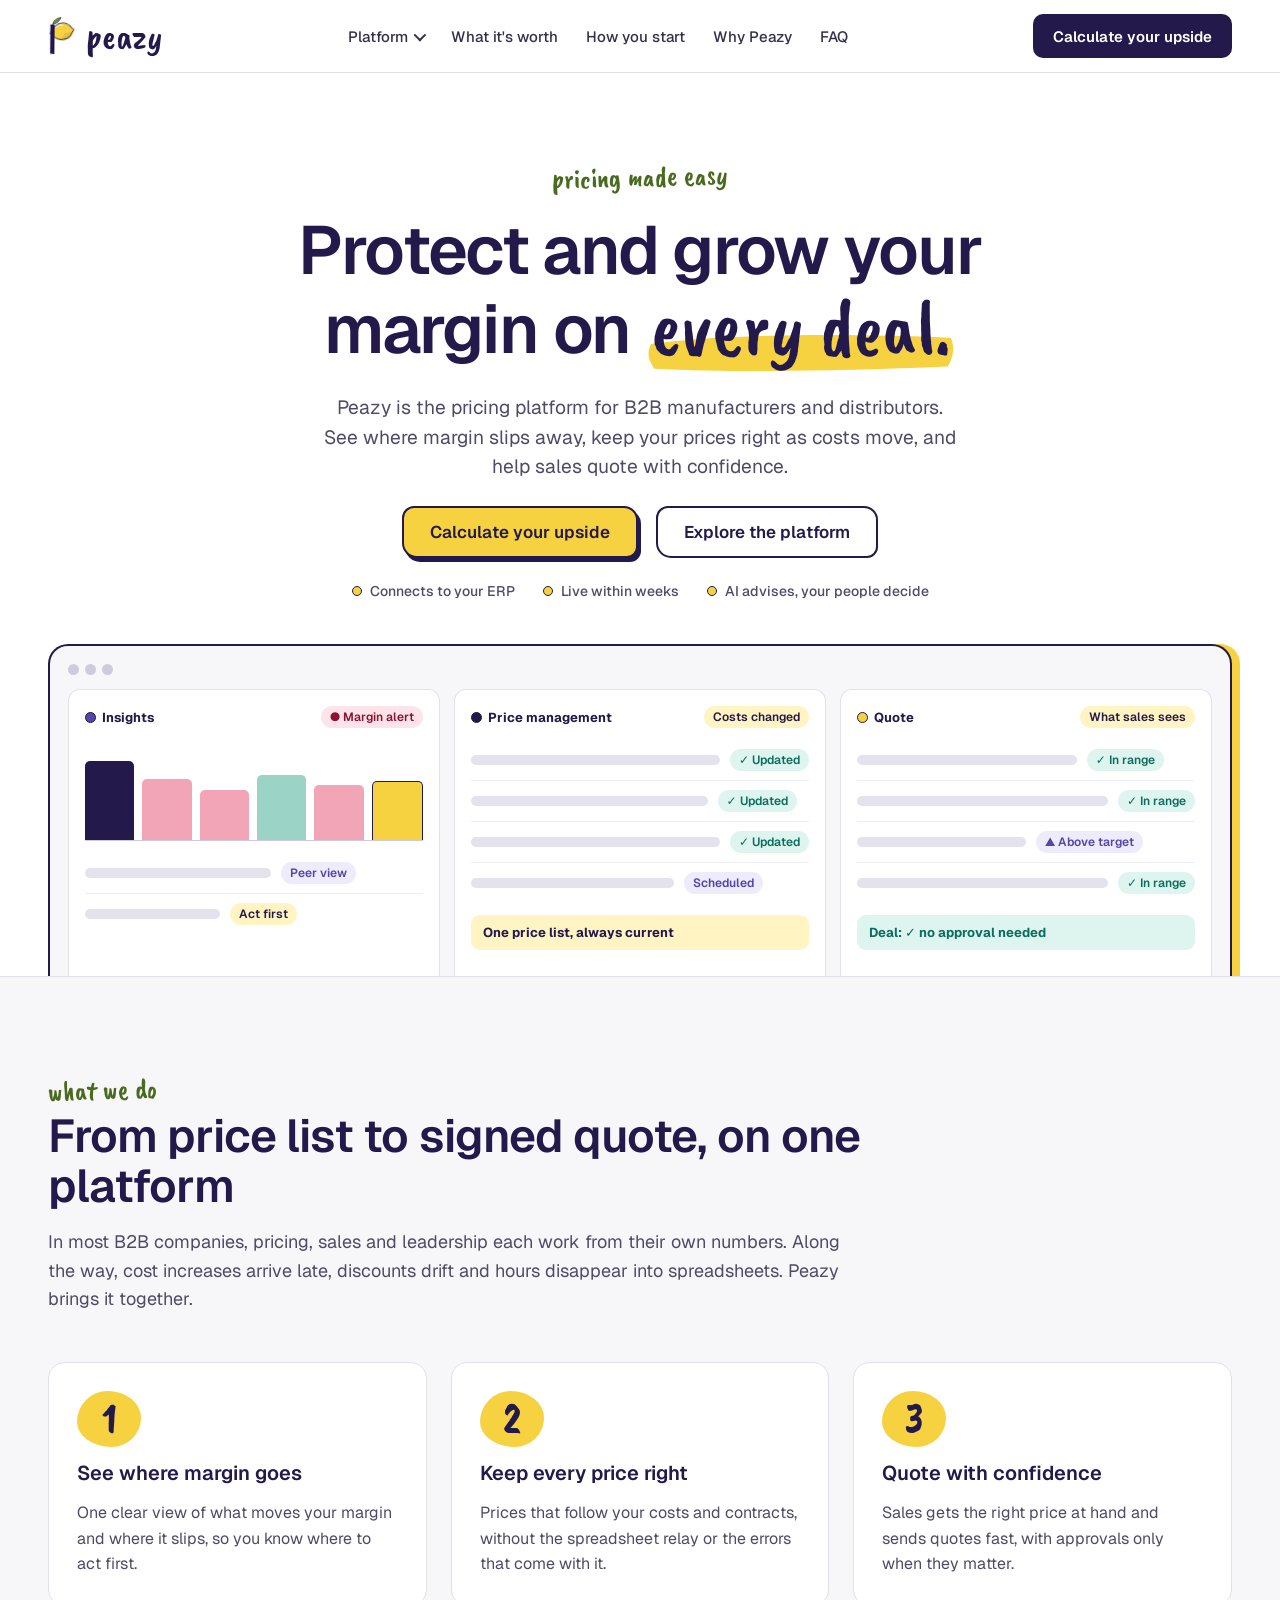
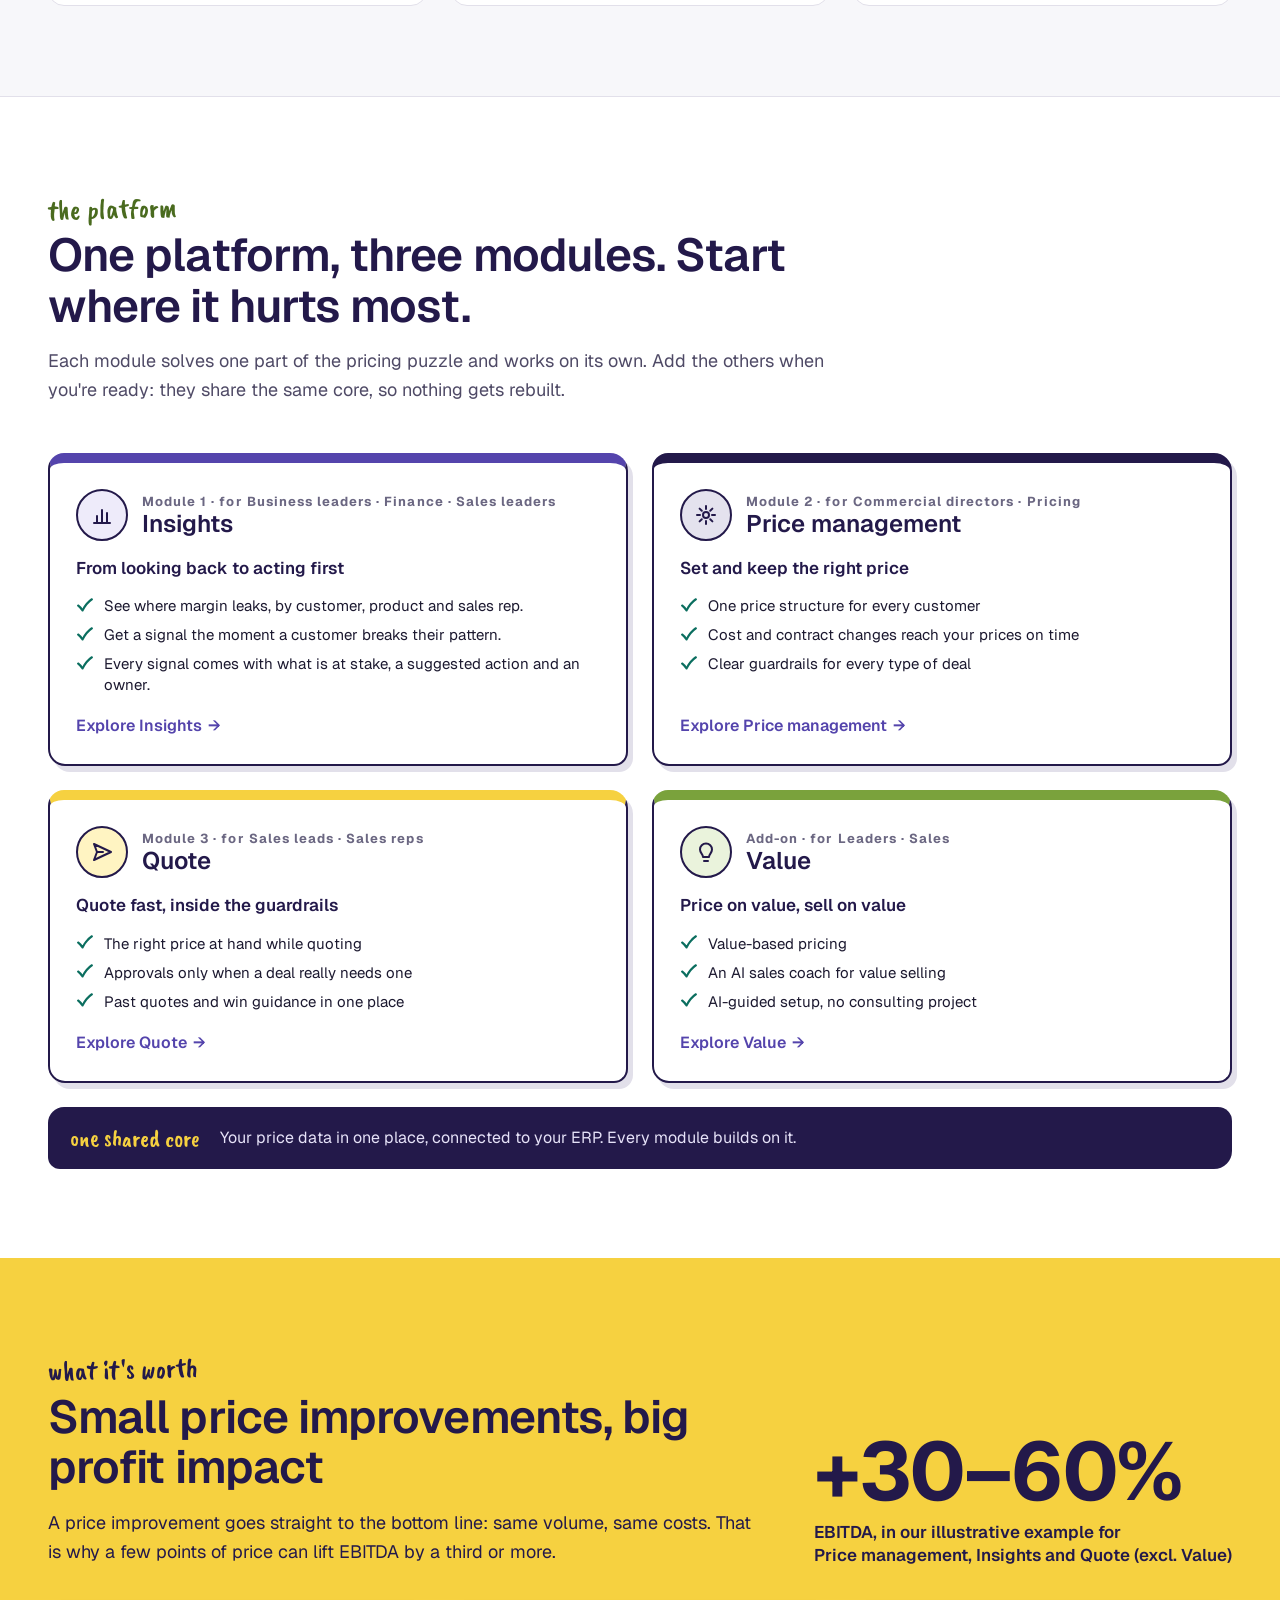
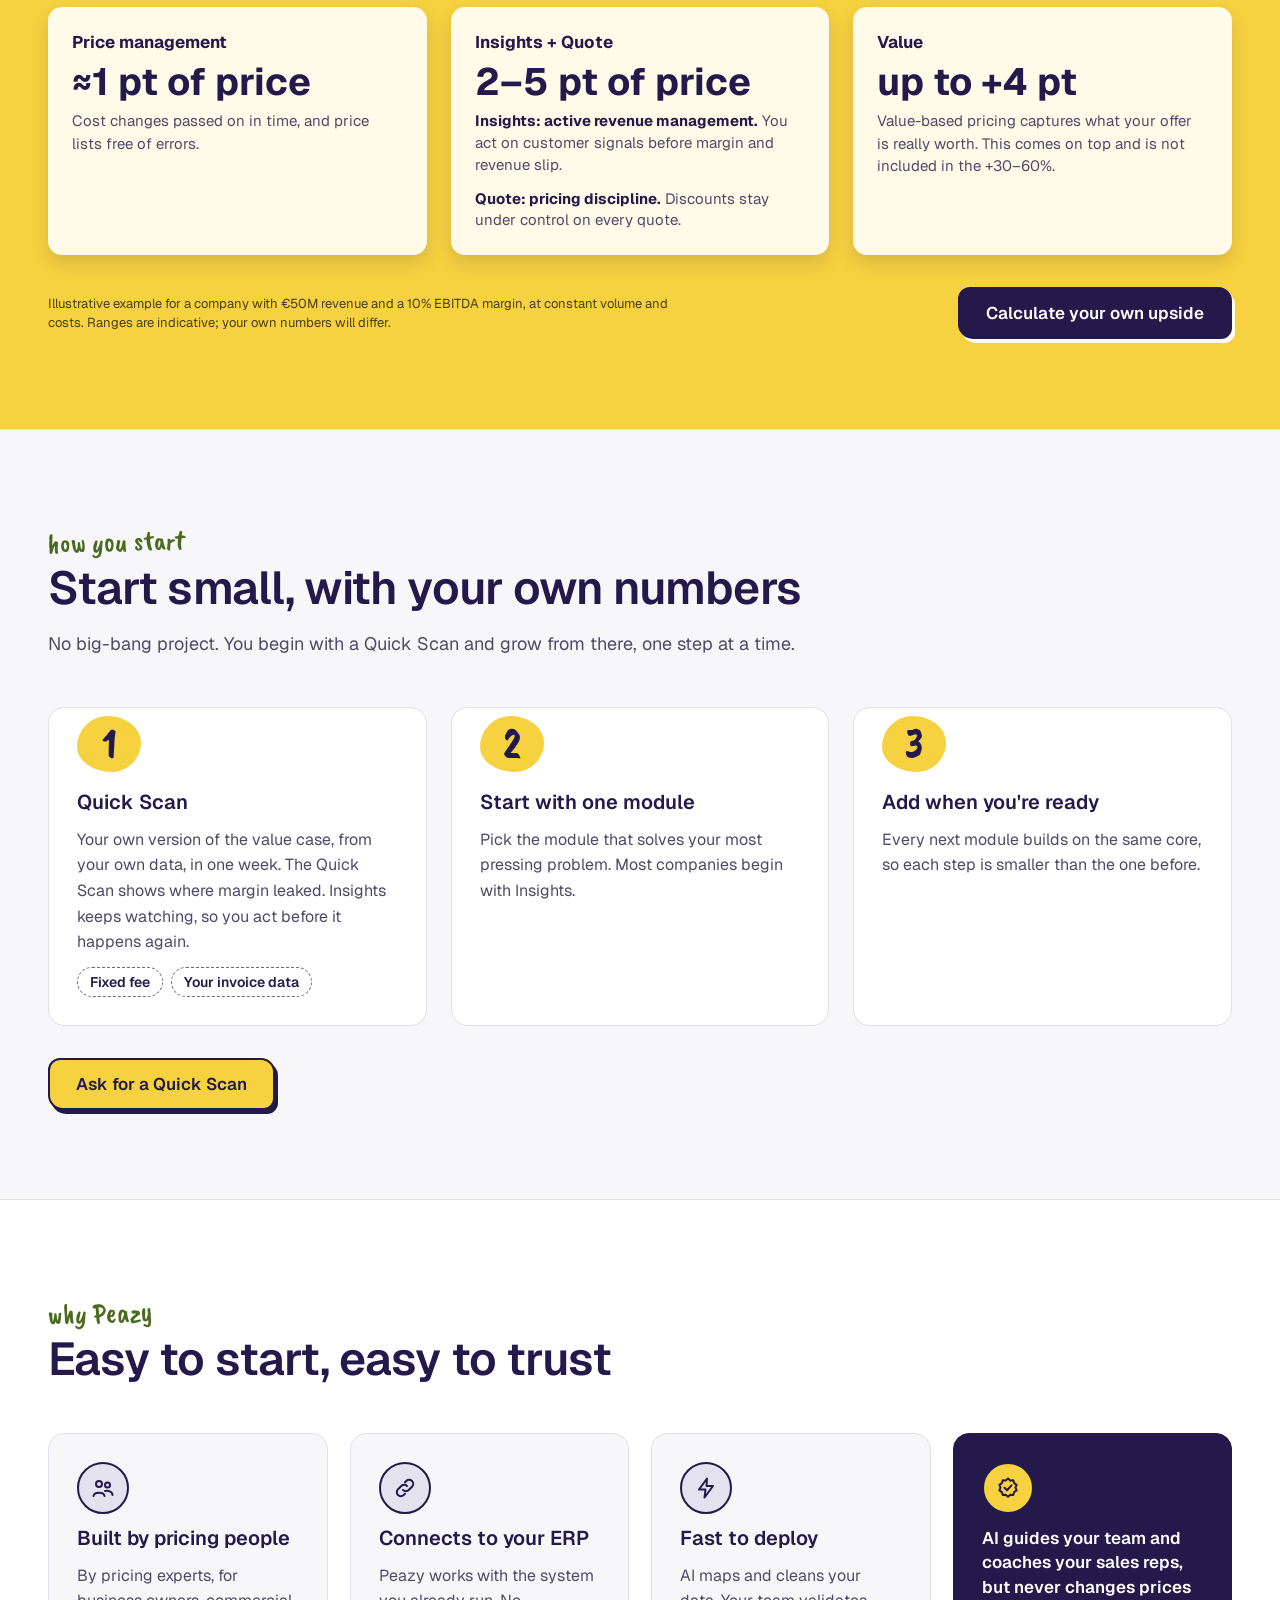
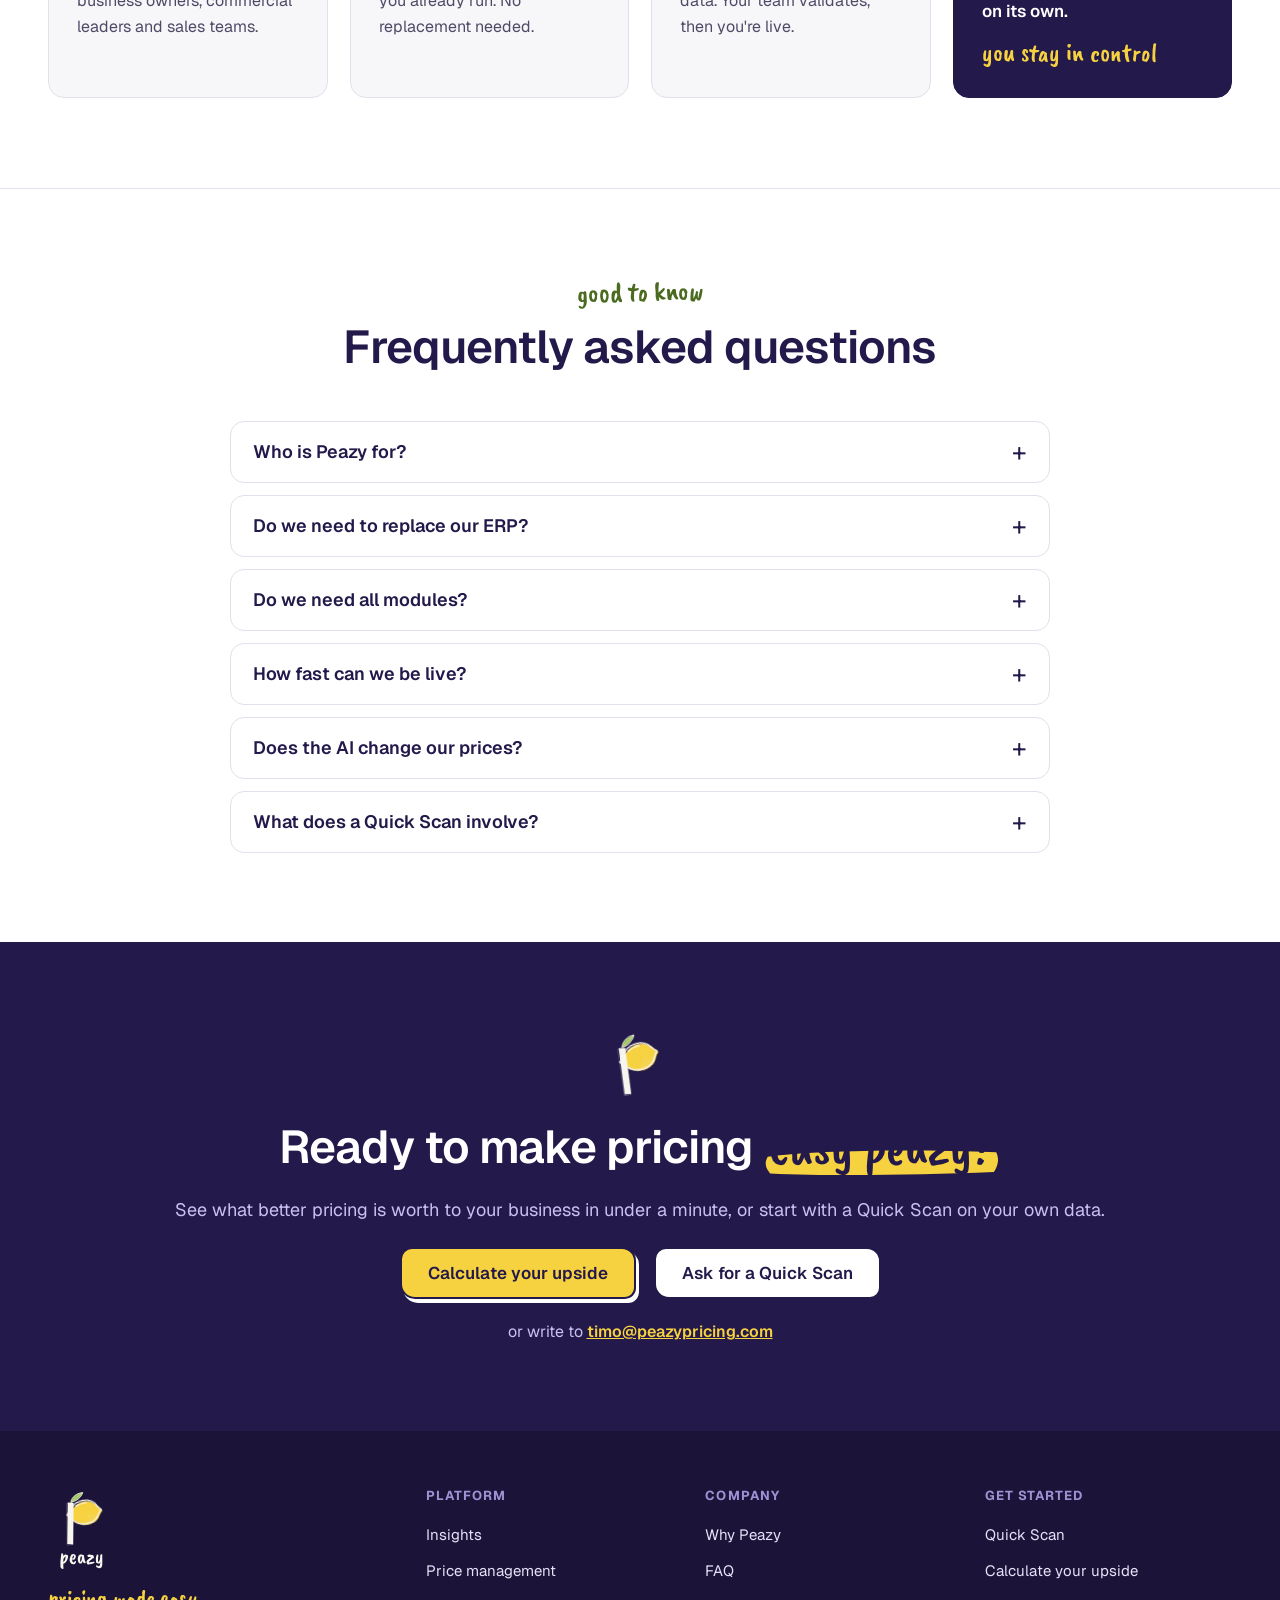
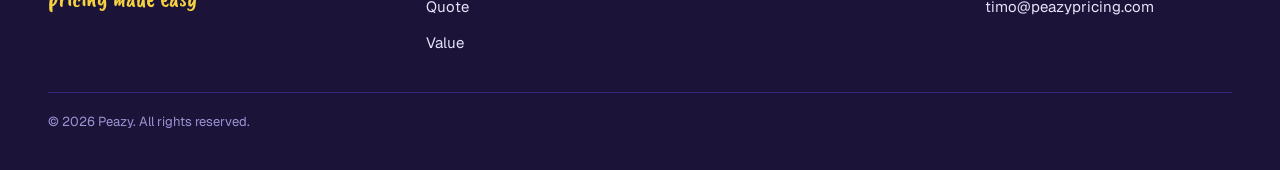
<file: index.html>
<!doctype html>
<html lang="en">
<head>
<meta charset="utf-8">
<meta name="viewport" content="width=device-width, initial-scale=1">
<title>Peazy · Pricing made easy</title>
<meta name="description" content="Peazy is the pricing platform for B2B manufacturers and distributors. Protect and grow your margin on every deal, from price list to signed quote.">
<meta property="og:title" content="Peazy · Pricing made easy">
<meta property="og:description" content="Peazy is the pricing platform for B2B manufacturers and distributors. Protect and grow your margin on every deal, from price list to signed quote.">
<link rel="icon" type="image/svg+xml" href="peazy-mark.svg">
<link rel="preconnect" href="https://fonts.googleapis.com">
<link rel="stylesheet" href="https://fonts.googleapis.com/css2?family=Caveat+Brush&amp;family=Geist:wght@400;500;600;700&amp;display=swap">
<link rel="stylesheet" href="site.css">
</head>
<body>
<svg width="0" height="0" style="position:absolute" aria-hidden="true" focusable="false"><defs>
<symbol id="i-bars" viewBox="0 0 24 24"><path d="M4 20 H20 M7 20 V13 M12 20 V7 M17 20 V10"/></symbol>
<symbol id="i-gear" viewBox="0 0 24 24"><circle cx="12" cy="12" r="3"/><path d="M12 3 V6 M12 18 V21 M3 12 H6 M18 12 H21 M5.6 5.6 L7.8 7.8 M16.2 16.2 L18.4 18.4 M5.6 18.4 L7.8 16.2 M16.2 7.8 L18.4 5.6"/></symbol>
<symbol id="i-send" viewBox="0 0 24 24"><path d="M4 4 L21 12 L4 20 L7 12 Z M7 12 H13"/></symbol>
<symbol id="i-bulb" viewBox="0 0 24 24"><path d="M9 17 C 9 14, 6 13, 6 9.5 A6 6 0 0 1 18 9.5 C 18 13, 15 14, 15 17 Z M10 21 H14"/></symbol>
<symbol id="i-search" viewBox="0 0 24 24"><circle cx="10.5" cy="10.5" r="6.5"/><path d="M15.5 15.5 L21 21"/></symbol>
<symbol id="i-alert" viewBox="0 0 24 24"><path d="M12 3.5 L21.5 20 H2.5 Z M12 10 V14.5 M12 17.3 V17.4"/></symbol>
<symbol id="i-chat" viewBox="0 0 24 24"><path d="M4 18.5 L5.2 15 A8 8 0 1 1 8.5 18.6 Z"/><path d="M8.5 11.5 C 9.5 10, 10.5 13, 12 11.5 S 14.5 13, 15.5 11.5"/></symbol>
<symbol id="i-badge" viewBox="0 0 24 24"><path d="M12 2.5 L14.3 4.4 L17.3 4.2 L18.1 7.1 L20.6 8.8 L19.5 11.6 L20.6 14.4 L18.1 16.1 L17.3 19 L14.3 18.8 L12 20.7 L9.7 18.8 L6.7 19 L5.9 16.1 L3.4 14.4 L4.5 11.6 L3.4 8.8 L5.9 7.1 L6.7 4.2 L9.7 4.4 Z"/><path d="M8.5 11.8 L11 14.2 L15.5 9.4"/></symbol>
<symbol id="i-trend" viewBox="0 0 24 24"><rect x="3.5" y="5" width="17" height="15" rx="2"/><path d="M8 3 V7 M16 3 V7 M7 16 L10.5 12.5 L13 14.5 L17 10.5"/></symbol>
<symbol id="i-db" viewBox="0 0 24 24"><ellipse cx="12" cy="6" rx="7" ry="3"/><path d="M5 6 V18 C 5 19.7, 8 21, 12 21 S 19 19.7, 19 18 V6 M5 12 C 5 13.7, 8 15, 12 15 S 19 13.7, 19 12"/></symbol>
<symbol id="i-lock" viewBox="0 0 24 24"><rect x="5" y="10.5" width="14" height="10" rx="2"/><path d="M8.5 10.5 V7.5 A3.5 3.5 0 0 1 15.5 7.5 V10.5 M12 14.5 V16.5"/></symbol>
<symbol id="i-star" viewBox="0 0 24 24"><path d="M12 3.5 L14.6 9 L20.5 9.7 L16.1 13.8 L17.3 19.7 L12 16.8 L6.7 19.7 L7.9 13.8 L3.5 9.7 L9.4 9 Z"/></symbol>
<symbol id="i-bolt" viewBox="0 0 24 24"><path d="M13 2.5 L5 13.5 H11.5 L10.5 21.5 L19 10 H12.5 Z"/></symbol>
<symbol id="i-people" viewBox="0 0 24 24"><circle cx="8" cy="8" r="3"/><circle cx="16.5" cy="9" r="2.5"/><path d="M2.5 20 C 3 15.5, 13 15.5, 13.5 20"/><path d="M14 15 C 17 14.3, 21.3 15.5, 21.5 19"/></symbol>
<symbol id="i-link" viewBox="0 0 24 24"><path d="M10 14 A4 4 0 0 0 15.7 14 L19 10.7 A4 4 0 0 0 13.3 5 L12 6.3 M14 10 A4 4 0 0 0 8.3 10 L5 13.3 A4 4 0 0 0 10.7 19 L12 17.7"/></symbol>
<symbol id="i-clock" viewBox="0 0 24 24"><circle cx="12" cy="12" r="8.5"/><path d="M12 7 V12 L15.5 14"/></symbol>
<symbol id="i-eye" viewBox="0 0 24 24"><path d="M2.5 12 C 6 5.5, 18 5.5, 21.5 12 C 18 18.5, 6 18.5, 2.5 12 Z"/><circle cx="12" cy="12" r="3"/></symbol>
</defs></svg>
<div class="pz-page">
<header>
<nav aria-label="Main" class="pz-nav">
<a href="#top" class="pz-logo"><img src="peazy-mark.svg" alt=""><span class="hand">peazy</span></a>
<div class="pz-navlinks" id="pz-navlinks">
<div class="pz-dd"><button type="button" aria-expanded="false" aria-controls="pz-dd-panel">Platform</button>
<div class="pz-dd-panel" id="pz-dd-panel">
<a href="insights.html" class="a-insights"><span class="ic "><svg class="icon"><use href="#i-bars"/></svg></span><span><b>Insights</b><small>See where margin leaked, and act before it leaks again.</small></span></a>
<a href="price-management.html" class="a-pm"><span class="ic "><svg class="icon"><use href="#i-gear"/></svg></span><span><b>Price management</b><small>Keep every price right as costs and contracts change.</small></span></a>
<a href="quote.html" class="a-quote"><span class="ic "><svg class="icon"><use href="#i-send"/></svg></span><span><b>Quote</b><small>Help sales quote quickly and with confidence.</small></span></a>
<a href="value.html" class="a-value"><span class="ic "><svg class="icon"><use href="#i-bulb"/></svg></span><span><b>Value</b><small>Price and sell on what your offer is worth.</small></span></a>
<a href="#platform" class="all"><span>Platform overview</span><span aria-hidden="true">→</span></a>
</div></div>
<a href="#worth">What it's worth</a>
<a href="#start">How you start</a>
<a href="#why">Why Peazy</a>
<a href="#faq">FAQ</a>
</div>
<div class="pz-nav-right">
<a href="#calculator" class="pz-open-calc pz-nav-cta"><span class="pz-cta-long">Calculate your upside</span><span class="pz-cta-short">Your upside</span></a>
<button type="button" class="pz-menu-btn" aria-label="Menu" aria-expanded="false" aria-controls="pz-navlinks"><svg width="22" height="18" viewBox="0 0 22 18" aria-hidden="true"><path d="M2 3 C 8 2, 14 4, 20 3 M2 9 C 8 10, 14 8, 20 9 M2 15 C 8 14, 14 16, 20 15" fill="none" stroke="currentColor" stroke-width="2.2" stroke-linecap="round"></path></svg></button>
</div>
</nav>
</header>

<!-- HERO -->
<section id="top">
<div class="wrap hero-c">
<p class="eyebrow">pricing made easy</p>
<h1>Protect and grow your margin on <span class="hl">every deal.</span></h1>
<p class="hero-sub">Peazy is the pricing platform for B2B manufacturers and distributors. See where margin slips away, keep your prices right as costs move, and help sales quote with confidence.</p>
<div class="ctas">
<a href="#calculator" class="pz-open-calc btn btn-lemon">Calculate your upside</a>
<a href="#platform" class="btn btn-ghost">Explore the platform</a>
</div>
<div class="trust"><span>Connects to your ERP</span><span>Live within weeks</span><span>AI advises, your people decide</span></div>
<div class="stage" aria-hidden="true">
<div class="stage-bar"><i></i><i></i><i></i></div>
<div class="stage-grid"><div class="mock a-insights" aria-hidden="true">
<div class="mock-h"><span>Insights</span><i class="chipx warn">● Margin alert</i></div>
<div class="bars"><i style="height:82%"></i><i class="dn" style="height:64%"></i><i class="dn" style="height:52%"></i><i class="up" style="height:68%"></i><i class="dn" style="height:57%"></i><i class="end" style="height:60%"></i></div>
<div class="rows"><div><span class="sk" style="max-width:55%"></span><i class="chipx info">Peer view</i></div><div><span class="sk" style="max-width:40%"></span><i class="chipx lem">Act first</i></div></div>
</div><div class="mock a-pm" aria-hidden="true">
<div class="mock-h"><span>Price management</span><i class="chipx lem">Costs changed</i></div>
<div class="rows"><div><span class="sk"></span><i class="chipx ok">✓ Updated</i></div><div><span class="sk" style="max-width:70%"></span><i class="chipx ok">✓ Updated</i></div><div><span class="sk" style="max-width:85%"></span><i class="chipx ok">✓ Updated</i></div><div><span class="sk" style="max-width:60%"></span><i class="chipx info">Scheduled</i></div></div>
<div class="mock-f lem">One price list, always current</div>
</div><div class="mock a-quote" aria-hidden="true">
<div class="mock-h"><span>Quote</span><i class="chipx lem">What sales sees</i></div>
<div class="rows"><div><span class="sk" style="max-width:65%"></span><i class="chipx ok">✓ In range</i></div><div><span class="sk"></span><i class="chipx ok">✓ In range</i></div><div><span class="sk" style="max-width:50%"></span><i class="chipx info">▲ Above target</i></div><div><span class="sk" style="max-width:75%"></span><i class="chipx ok">✓ In range</i></div></div>
<div class="mock-f ok">Deal: ✓ no approval needed</div>
</div></div>
</div>
</div>
</section>

<!-- WHAT WE DO -->
<section id="what" class="sec-grey">
<div class="wrap">
<div class="head">
<p class="eyebrow">what we do</p>
<h2>From price list to signed quote, on one platform</h2>
<p class="lede">In most B2B companies, pricing, sales and leadership each work from their own numbers. Along the way, cost increases arrive late, discounts drift and hours disappear into spreadsheets. Peazy brings it together.</p>
</div>
<div class="g3">
<div class="card pillar"><span class="num">1</span><h3>See where margin goes</h3><p>One clear view of what moves your margin and where it slips, so you know where to act first.</p></div>
<div class="card pillar"><span class="num">2</span><h3>Keep every price right</h3><p>Prices that follow your costs and contracts, without the spreadsheet relay or the errors that come with it.</p></div>
<div class="card pillar"><span class="num">3</span><h3>Quote with confidence</h3><p>Sales gets the right price at hand and sends quotes fast, with approvals only when they matter.</p></div>
</div>
</div>
</section>

<!-- PLATFORM -->
<section id="platform" class="sec-white">
<div class="wrap">
<div class="head">
<p class="eyebrow">the platform</p>
<h2>One platform, three modules. Start where it hurts most.</h2>
<p class="lede">Each module solves one part of the pricing puzzle and works on its own. Add the others when you're ready: they share the same core, so nothing gets rebuilt.</p>
</div>
<div class="g2">
<a class="modcard a-insights" href="insights.html">
<div class="modcard-top"><span class="ic "><svg class="icon"><use href="#i-bars"/></svg></span><div><span class="for">Module 1 · for Business leaders · Finance · Sales leaders</span><h3>Insights</h3></div></div>
<p class="tag">From looking back to acting first</p>
<ul><li>See where margin leaks, by customer, product and sales rep.</li><li>Get a signal the moment a customer breaks their pattern.</li><li>Every signal comes with what is at stake, a suggested action and an owner.</li></ul>
<span class="link-arrow">Explore Insights</span>
</a>
<a class="modcard a-pm" href="price-management.html">
<div class="modcard-top"><span class="ic "><svg class="icon"><use href="#i-gear"/></svg></span><div><span class="for">Module 2 · for Commercial directors · Pricing</span><h3>Price management</h3></div></div>
<p class="tag">Set and keep the right price</p>
<ul><li>One price structure for every customer</li><li>Cost and contract changes reach your prices on time</li><li>Clear guardrails for every type of deal</li></ul>
<span class="link-arrow">Explore Price management</span>
</a>
<a class="modcard a-quote" href="quote.html">
<div class="modcard-top"><span class="ic "><svg class="icon"><use href="#i-send"/></svg></span><div><span class="for">Module 3 · for Sales leads · Sales reps</span><h3>Quote</h3></div></div>
<p class="tag">Quote fast, inside the guardrails</p>
<ul><li>The right price at hand while quoting</li><li>Approvals only when a deal really needs one</li><li>Past quotes and win guidance in one place</li></ul>
<span class="link-arrow">Explore Quote</span>
</a>
<a class="modcard a-value" href="value.html">
<div class="modcard-top"><span class="ic "><svg class="icon"><use href="#i-bulb"/></svg></span><div><span class="for">Add-on · for Leaders · Sales</span><h3>Value</h3></div></div>
<p class="tag">Price on value, sell on value</p>
<ul><li>Value-based pricing</li><li>An AI sales coach for value selling</li><li>AI-guided setup, no consulting project</li></ul>
<span class="link-arrow">Explore Value</span>
</a>
</div>
<div class="core"><span class="hand">one shared core</span><p>Your price data in one place, connected to your ERP. Every module builds on it.</p></div>
</div>
</section>

<!-- WORTH -->
<section id="worth">
<div class="wrap">
<div class="worth-top">
<div class="head">
<p class="eyebrow">what it's worth</p>
<h2>Small price improvements, big profit impact</h2>
<p class="lede" style="color:var(--ink)">A price improvement goes straight to the bottom line: same volume, same costs. That is why a few points of price can lift EBITDA by a third or more.</p>
</div>
<p class="bigstat">+30–60%<small>EBITDA, in our illustrative example for<br>Price management, Insights and Quote (excl. Value)</small></p>
</div>
<div class="g3">
<div class="stat"><b>Price management</b><strong>≈1 pt of price</strong><p>Cost changes passed on in time, and price lists free of errors.</p></div>
<div class="stat"><b>Insights + Quote</b><strong>2–5 pt of price</strong><ul class="statsplit"><li><span><b>Insights: active revenue management.</b> You act on customer signals before margin and revenue slip.</span></li><li><span><b>Quote: pricing discipline.</b> Discounts stay under control on every quote.</span></li></ul></div>
<div class="stat"><b>Value</b><strong>up to +4 pt</strong><p>Value-based pricing captures what your offer is really worth. This comes on top and is not included in the +30–60%.</p></div>
</div>
<div class="worth-foot">
<p class="cap">Illustrative example for a company with €50M revenue and a 10% EBITDA margin, at constant volume and costs. Ranges are indicative; your own numbers will differ.</p>
<a href="#calculator" class="pz-open-calc btn btn-ink">Calculate your own upside</a>
</div>
</div>
</section>

<!-- START -->
<section id="start" class="sec-grey">
<div class="wrap">
<div class="head">
<p class="eyebrow">how you start</p>
<h2>Start small, with your own numbers</h2>
<p class="lede">No big-bang project. You begin with a Quick Scan and grow from there, one step at a time.</p>
</div>
<div class="g3 steps">
<div class="card step"><span class="num">1</span><h3>Quick Scan</h3><p>Your own version of the value case, from your own data, in one week. The Quick Scan shows where margin leaked. Insights keeps watching, so you act before it happens again.</p><div class="dchips"><span>Fixed fee</span><span>Your invoice data</span></div></div>
<div class="card step"><span class="num">2</span><h3>Start with one module</h3><p>Pick the module that solves your most pressing problem. Most companies begin with Insights.</p></div>
<div class="card step"><span class="num">3</span><h3>Add when you're ready</h3><p>Every next module builds on the same core, so each step is smaller than the one before.</p></div>
</div>
<div class="ctas" style="margin-top:32px"><a class="btn btn-lemon" href="mailto:timo@peazypricing.com?subject=Quick%20Scan">Ask for a Quick Scan</a></div>
</div>
</section>

<!-- WHY -->
<section id="why" class="sec-white">
<div class="wrap">
<div class="head">
<p class="eyebrow">why Peazy</p>
<h2>Easy to start, easy to trust</h2>
</div>
<div class="g4">
<div class="card"><span class="ic "><svg class="icon"><use href="#i-people"/></svg></span><h3>Built by pricing people</h3><p>By pricing experts, for business owners, commercial leaders and sales teams.</p></div>
<div class="card"><span class="ic "><svg class="icon"><use href="#i-link"/></svg></span><h3>Connects to your ERP</h3><p>Peazy works with the system you already run. No replacement needed.</p></div>
<div class="card"><span class="ic "><svg class="icon"><use href="#i-bolt"/></svg></span><h3>Fast to deploy</h3><p>AI maps and cleans your data. Your team validates, then you're live.</p></div>
<div class="card d"><span class="ic "><svg class="icon"><use href="#i-badge"/></svg></span><p>AI guides your team and coaches your sales reps, but never changes prices on its own.</p><span class="hand">you stay in control</span></div>
</div>
</div>
</section>

<!-- FAQ -->
<section id="faq" class="sec-white">
<div class="wrap">
<div class="head c">
<p class="eyebrow">good to know</p>
<h2>Frequently asked questions</h2>
</div>
<div class="faq">
<details><summary>Who is Peazy for?</summary><p>B2B manufacturers and distributors who want to protect and grow their margin. Business owners and commercial leaders use it to see and steer margin, pricing teams to manage prices, and sales teams to quote.</p></details>
<details><summary>Do we need to replace our ERP?</summary><p>No. Peazy connects to the ERP you already have and works alongside it.</p></details>
<details><summary>Do we need all modules?</summary><p>No. Start with the one module that solves your most pressing problem and add the others when you're ready. They all run on the same core.</p></details>
<details><summary>How fast can we be live?</summary><p>Insights can be live within weeks, starting from your invoice data. A Quick Scan gives you your own value case in one week.</p></details>
<details><summary>Does the AI change our prices?</summary><p>Never on its own. AI helps map your data, guides the setup and coaches your sales reps. Your people make the decisions.</p></details>
<details><summary>What does a Quick Scan involve?</summary><p>You share your invoice data, and within a week you get your own version of the value case: where margin slips and what it is worth. It comes at a fixed fee.</p></details>
</div>
</div>
</section>

<!-- CTA -->
<section id="contact" class="sec-ink">
<div class="wrap band">
<img src="peazy-mark-reversed.svg" alt="">
<h2>Ready to make pricing <span class="hl" style="color:var(--ink)">easy peazy?</span></h2>
<p class="lede">See what better pricing is worth to your business in under a minute, or start with a Quick Scan on your own data.</p>
<div class="ctas" style="justify-content:center">
<a href="#calculator" class="pz-open-calc btn btn-lemon">Calculate your upside</a>
<a href="mailto:timo@peazypricing.com?subject=Quick%20Scan" class="btn btn-ghost">Ask for a Quick Scan</a>
</div>
<p class="alt">or write to <a href="mailto:timo@peazypricing.com">timo@peazypricing.com</a></p>
</div>
</section>
<footer>
<div class="foot">
<div class="foot-brand"><img src="peazy-lockup-reversed.svg" alt="Peazy"><p class="hand">pricing made easy</p></div>
<div><h4>Platform</h4><nav aria-label="Platform"><a href="insights.html">Insights</a><a href="price-management.html">Price management</a><a href="quote.html">Quote</a><a href="value.html">Value</a></nav></div>
<div><h4>Company</h4><nav aria-label="Company"><a href="#why">Why Peazy</a><a href="#faq">FAQ</a></nav></div>
<div><h4>Get started</h4><nav aria-label="Get started"><a href="#start">Quick Scan</a><a href="#calculator" class="pz-open-calc">Calculate your upside</a><a href="mailto:timo@peazypricing.com">timo@peazypricing.com</a></nav></div>
<small>© 2026 Peazy. All rights reserved.</small>
</div>
</footer>
</div>
<!-- UPSIDE CALCULATOR -->
<dialog id="pz-calc" aria-labelledby="pz-calc-title" style="width: min(620px, calc(100vw - 32px)); max-height: calc(100vh - 32px); padding: 0; border: 2px solid #23194A; border-radius: 18px 14px 20px 16px; box-shadow: 8px 10px 0 #F6D140; background: #FFFFFF; color: #1C1930; font-family: Geist, system-ui, -apple-system, 'Segoe UI', sans-serif; overflow: auto;">
<div style="display: flex; align-items: flex-start; justify-content: space-between; gap: 16px; padding: 24px 28px 18px; background: #FFFBE8; border-bottom: 1px solid #FCE88A;">
<div style="display: flex; flex-direction: column; gap: 10px;">
<p style="font-family: 'Caveat Brush', 'Segoe Print', cursive; font-size: 24px; line-height: 1; color: #4A6B1F; transform: rotate(-2deg); transform-origin: left center;">your pricing upside</p>
<h2 id="pz-calc-title" style="font-size: 28px; line-height: 1.15; font-weight: 600; letter-spacing: -0.02em; color: #23194A;">What could Peazy mean for you?</h2>
</div>
<button type="button" class="pz-calc-close" aria-label="Close" style="flex: none; width: 44px; height: 44px; border: 2px solid #23194A; border-radius: 12px 14px 11px 15px; background: #FFFFFF; color: #23194A; cursor: pointer; display: inline-flex; align-items: center; justify-content: center;"><svg width="16" height="16" viewBox="0 0 16 16" aria-hidden="true"><path d="M3 3 L13 13 M13 3 L3 13" fill="none" stroke="currentColor" stroke-width="2.2" stroke-linecap="round"></path></svg></button>
</div>

<form id="pz-calc-form" novalidate style="padding: 24px 28px 28px; display: flex; flex-direction: column; gap: 20px;">
<p class="pz-step-label" style="font-size: 13px; font-weight: 600; color: #4F4A66; text-transform: uppercase; letter-spacing: 0.05em;">Step <span id="pz-step-n">1</span> of 2</p>

<!-- step 1 -->
<div class="pz-step" data-step="1" style="display: flex; flex-direction: column; gap: 18px;">
<p style="font-size: 16px; line-height: 1.55; color: #4F4A66;">Tell us about your business. We'll estimate the extra net sales that better pricing could bring you.</p>
<div class="pz-field">
<label for="pz-industry">Industry</label>
<select id="pz-industry" name="Industry" required>
<option value="">Choose your industry</option>
<option>Building materials</option>
<option>Industrial equipment &amp; components</option>
<option>Chemicals &amp; plastics</option>
<option>Food &amp; beverage ingredients</option>
<option>Packaging</option>
<option>Electrical &amp; electronics</option>
<option>Automotive parts</option>
<option>Wholesale &amp; distribution</option>
<option>Other</option>
</select>
<p class="pz-err" id="pz-industry-err" hidden>Choose your industry.</p>
</div>
<div class="pz-field">
<label for="pz-revenue">Annual revenue, in € million</label>
<div style="position: relative;">
<span aria-hidden="true" style="position: absolute; left: 14px; top: 50%; transform: translateY(-50%); font-weight: 600; color: #4F4A66;">€</span>
<input id="pz-revenue" name="Revenue (EUR million)" type="number" inputmode="decimal" min="1" step="0.1" placeholder="e.g. 85" required aria-describedby="pz-revenue-hint" style="padding-left: 32px; padding-right: 52px;">
<span aria-hidden="true" style="position: absolute; right: 14px; top: 50%; transform: translateY(-50%); font-weight: 600; color: #4F4A66;">M</span>
</div>
<p id="pz-revenue-hint" class="pz-hint">Your total yearly net sales. A rough number is fine.</p>
<p class="pz-err" id="pz-revenue-err" hidden>Enter your annual revenue in € million, for example 85.</p>
</div>
<button type="button" id="pz-next" class="pz-btn-lemon">Next: where do we send it?</button>
</div>

<!-- step 2 -->
<div class="pz-step" data-step="2" hidden style="display: flex; flex-direction: column; gap: 18px;">
<p style="font-size: 16px; line-height: 1.55; color: #4F4A66;">Almost there. Your result appears right after this step, and we'll follow up with a short walkthrough.</p>
<div style="display: grid; grid-template-columns: repeat(auto-fit, minmax(220px, 1fr)); gap: 16px;">
<div class="pz-field"><label for="pz-name">Full name</label><input id="pz-name" name="Name" autocomplete="name" required><p class="pz-err" hidden>Enter your name.</p></div>
<div class="pz-field"><label for="pz-company">Company</label><input id="pz-company" name="Company" autocomplete="organization" required><p class="pz-err" hidden>Enter your company.</p></div>
<div class="pz-field"><label for="pz-role">Job title</label><input id="pz-role" name="Job title" autocomplete="organization-title"></div>
<div class="pz-field"><label for="pz-phone">Phone <span style="font-weight: 400; color: #6B6782;">(optional)</span></label><input id="pz-phone" name="Phone" type="tel" autocomplete="tel"></div>
</div>
<div class="pz-field"><label for="pz-email">Work email</label><input id="pz-email" name="email" type="email" autocomplete="email" required><p class="pz-err" hidden>Enter a valid email address.</p></div>
<input type="text" name="_honey" tabindex="-1" autocomplete="off" aria-hidden="true" style="position: absolute; left: -9999px; width: 1px; height: 1px;">
<label style="display: flex; gap: 10px; align-items: flex-start; font-size: 14px; line-height: 1.45; color: #4F4A66; cursor: pointer;"><input id="pz-consent" type="checkbox" required style="width: 20px; height: 20px; margin: 1px 0 0; accent-color: #23194A; flex: none;"><span>Peazy may contact me about this estimate. My details are only used for that.</span></label>
<p class="pz-err" id="pz-consent-err" hidden>Tick the box so we can send you your result.</p>
<div style="display: flex; flex-wrap: wrap; gap: 12px; align-items: center;">
<button type="button" id="pz-back" class="pz-btn-secondary">Back</button>
<button type="submit" id="pz-submit" class="pz-btn-lemon" style="flex: 1 1 auto;">Calculate my upside</button>
</div>
</div>

<!-- result -->
<div class="pz-step" data-step="3" hidden style="display: flex; flex-direction: column; gap: 20px;" aria-live="polite">
<div style="display: flex; flex-direction: column; gap: 6px;">
<p style="font-size: 15px; font-weight: 600; color: #4F4A66;">Extra net sales per year with 2 to 5% better pricing</p>
<p id="pz-res-range" style="font-family: 'Caveat Brush', 'Segoe Print', cursive; font-size: clamp(44px, 9vw, 64px); line-height: 1; color: #23194A;"></p>
<p id="pz-res-basis" style="font-size: 15px; line-height: 1.5; color: #4F4A66;"></p>
</div>
<div style="display: grid; grid-template-columns: repeat(auto-fit, minmax(160px, 1fr)); gap: 12px; font-variant-numeric: tabular-nums;">
<div style="padding: 14px 16px; border: 1.5px solid #E2E0EA; border-radius: 14px 12px 16px 10px;"><p style="font-size: 13px; color: #4F4A66;">At 2%</p><p id="pz-res-low" style="font-size: 22px; font-weight: 600; color: #23194A;"></p></div>
<div style="padding: 14px 16px; border: 1.5px solid #E2E0EA; border-radius: 12px 16px 10px 14px;"><p style="font-size: 13px; color: #4F4A66;">At 3.5%</p><p id="pz-res-mid" style="font-size: 22px; font-weight: 600; color: #23194A;"></p></div>
<div style="padding: 14px 16px; border: 1.5px solid #E2E0EA; border-radius: 16px 10px 14px 12px;"><p style="font-size: 13px; color: #4F4A66;">At 5%</p><p id="pz-res-high" style="font-size: 22px; font-weight: 600; color: #23194A;"></p></div>
</div>
<div style="padding: 18px 20px; background: #23194A; color: #FFFFFF; border-radius: 14px 18px 12px 16px; box-shadow: 6px 7px 0 #F6D140; display: flex; flex-direction: column; gap: 8px;">
<p style="font-family: 'Caveat Brush', 'Segoe Print', cursive; font-size: 26px; line-height: 1; color: #F6D140;">did you know?</p>
<p style="font-size: 16px; line-height: 1.55;">A pure price increase typically flows straight through to EBITDA. You sell the same volume, so there's no extra material, production or freight cost. That means <strong id="pz-res-ebitda" style="color: #F6D140;"></strong> could land on your EBITDA line.</p>
</div>
<p style="font-size: 13px; line-height: 1.5; color: #6B6782;">Indicative estimate, assuming your volumes stay the same. Your actual upside depends on your price waterfall, discount discipline and customer mix.</p>
<p id="pz-send-ok" hidden style="font-size: 15px; line-height: 1.5; color: #0B6E5F; font-weight: 600;">Thanks! We've received your details and will be in touch to walk you through it.</p>
<p id="pz-send-err" hidden style="font-size: 15px; line-height: 1.5; color: #8C1230; font-weight: 600;">We couldn't send your details just now. Please email <a href="mailto:timo@peazypricing.com">timo@peazypricing.com</a> and we'll follow up.</p>
<button type="button" class="pz-calc-close pz-btn-secondary">Close</button>
</div>
</form>
</dialog>

<style>
#pz-calc::backdrop{background:rgba(35,25,74,.55)}
#pz-calc h2,#pz-calc p{margin:0}
.pz-field{display:flex;flex-direction:column;gap:6px;min-width:0}
.pz-field label{font-size:14px;font-weight:600;color:#1C1930}
.pz-field input,.pz-field select{box-sizing:border-box;width:100%;height:48px;padding:0 14px;border:1.5px solid #8A86A0;border-radius:10px;background:#FFFFFF;font:inherit;font-size:16px;color:#1C1930}
.pz-field input:focus-visible,.pz-field select:focus-visible,#pz-calc button:focus-visible,#pz-consent:focus-visible{outline:2px solid #6C5BC7;outline-offset:2px}
.pz-field input[aria-invalid="true"],.pz-field select[aria-invalid="true"]{border:2px solid #B4183E;background:#FDE4EA}
.pz-hint{font-size:13px;color:#6B6782}
.pz-err{font-size:13px;font-weight:600;color:#8C1230}
.pz-btn-lemon{min-height:52px;padding:0 24px;border:2px solid #23194A;border-radius:12px 14px 11px 15px;background:#F6D140;color:#23194A;font:inherit;font-size:16px;font-weight:600;cursor:pointer;box-shadow:3px 4px 0 #23194A}
.pz-btn-lemon:active{transform:translate(2px,3px);box-shadow:1px 1px 0 #23194A}
.pz-btn-lemon[disabled]{opacity:.6;cursor:progress}
.pz-btn-secondary{min-height:52px;padding:0 20px;border:2px solid #23194A;border-radius:12px 14px 11px 15px;background:#FFFFFF;color:#23194A;font:inherit;font-size:16px;font-weight:600;cursor:pointer}
.pz-step[hidden]{display:none !important}
@media (prefers-reduced-motion: reduce){.pz-btn-lemon:active{transform:none}}
</style>

<script>
(function () {
  var TO = 'timo@peazypricing.com';
  var dlg = document.getElementById('pz-calc');
  var form = document.getElementById('pz-calc-form');
  var opener = null;
  function eur(n) { return '€' + Math.round(n).toLocaleString('en-IE'); }
  function short(n) {
    if (n >= 1e6) return '€' + (n / 1e6).toLocaleString('en-IE', { maximumFractionDigits: 1 }) + 'M';
    return '€' + Math.round(n / 1e3).toLocaleString('en-IE') + 'k';
  }
  function show(step) {
    form.querySelectorAll('.pz-step').forEach(function (s) { s.hidden = s.getAttribute('data-step') !== String(step); });
    var lbl = form.querySelector('.pz-step-label');
    lbl.hidden = step === 3;
    document.getElementById('pz-step-n').textContent = step;
    var first = form.querySelector('.pz-step[data-step="' + step + '"] input, .pz-step[data-step="' + step + '"] select, .pz-step[data-step="' + step + '"] button');
    if (first) first.focus();
  }
  function flag(el, bad) {
    el.setAttribute('aria-invalid', bad ? 'true' : 'false');
    var err = el.closest('.pz-field') && el.closest('.pz-field').querySelector('.pz-err');
    if (err) err.hidden = !bad;
    return bad;
  }
  function revenueM() { return parseFloat(String(document.getElementById('pz-revenue').value).replace(',', '.')); }

  document.querySelectorAll('.pz-open-calc').forEach(function (a) {
    a.addEventListener('click', function (e) {
      e.preventDefault(); opener = a;
      if (typeof dlg.showModal === 'function') { dlg.showModal(); } else { dlg.setAttribute('open', ''); }
      show(form.querySelector('.pz-step[data-step="3"]').hidden ? (form.querySelector('.pz-step[data-step="2"]').hidden ? 1 : 2) : 3);
    });
  });
  dlg.addEventListener('close', function () { if (opener) opener.focus(); });
  dlg.querySelectorAll('.pz-calc-close').forEach(function (b) { b.addEventListener('click', function () { dlg.close(); }); });
  dlg.addEventListener('click', function (e) { if (e.target === dlg) dlg.close(); });

  document.getElementById('pz-next').addEventListener('click', function () {
    var ind = document.getElementById('pz-industry'), rev = document.getElementById('pz-revenue');
    var r = revenueM();
    var b1 = flag(ind, !ind.value), b2 = flag(rev, !(r > 0));
    if (b1) { ind.focus(); return; }
    if (b2) { rev.focus(); return; }
    show(2);
  });
  document.getElementById('pz-back').addEventListener('click', function () { show(1); });

  form.addEventListener('submit', function (e) {
    e.preventDefault();
    var bad = false, firstBad = null;
    ['pz-name', 'pz-company', 'pz-email'].forEach(function (id) {
      var el = document.getElementById(id);
      var b = id === 'pz-email' ? !/^[^\s@]+@[^\s@]+\.[^\s@]+$/.test(el.value.trim()) : !el.value.trim();
      flag(el, b); if (b && !firstBad) firstBad = el; bad = bad || b;
    });
    var consent = document.getElementById('pz-consent');
    document.getElementById('pz-consent-err').hidden = consent.checked;
    if (!consent.checked && !firstBad) firstBad = consent;
    if (bad || !consent.checked) { firstBad.focus(); return; }

    var rev = revenueM() * 1e6, lo = rev * 0.02, mid = rev * 0.035, hi = rev * 0.05;
    document.getElementById('pz-res-range').textContent = short(lo) + ' to ' + short(hi);
    document.getElementById('pz-res-basis').textContent = 'Based on ' + short(rev) + ' annual revenue in ' + document.getElementById('pz-industry').value.toLowerCase() + ', with prices 2 to 5% better realised.';
    document.getElementById('pz-res-low').textContent = eur(lo);
    document.getElementById('pz-res-mid').textContent = eur(mid);
    document.getElementById('pz-res-high').textContent = eur(hi);
    document.getElementById('pz-res-ebitda').textContent = short(lo) + ' to ' + short(hi) + ' a year';

    var btn = document.getElementById('pz-submit');
    btn.disabled = true; btn.textContent = 'Calculating…';
    var v = function (id) { return document.getElementById(id).value.trim(); };
    var payload = {
      _subject: 'Peazy upside calculator: ' + v('pz-company') + ' (' + short(rev) + ')',
      _template: 'table',
      _captcha: 'false',
      _honey: form.querySelector('[name="_honey"]').value,
      Name: v('pz-name'), Company: v('pz-company'), 'Job title': v('pz-role'), Email: v('pz-email'), Phone: v('pz-phone'),
      Industry: v('pz-industry'),
      'Annual revenue': eur(rev),
      'Upside at 2%': eur(lo), 'Upside at 3.5%': eur(mid), 'Upside at 5%': eur(hi),
      'Consent to contact': 'Yes',
      Page: location.href
    };
    fetch('https://formsubmit.co/ajax/' + TO, {
      method: 'POST', headers: { 'Content-Type': 'application/json', 'Accept': 'application/json' }, body: JSON.stringify(payload)
    }).then(function (r) { return r.json().then(function (j) { return r.ok && String(j.success) === 'true'; }); })
      .catch(function () { return false; })
      .then(function (ok) {
        document.getElementById('pz-send-ok').hidden = !ok;
        document.getElementById('pz-send-err').hidden = ok;
        btn.disabled = false; btn.textContent = 'Calculate my upside';
        show(3);
      });
  });
})();
</script>
<script>if (location.hash === '#calculator') { var o = document.querySelector('.pz-open-calc'); if (o) o.click(); }</script>
<script src="site.js"></script>
</body>
</html>
</file>
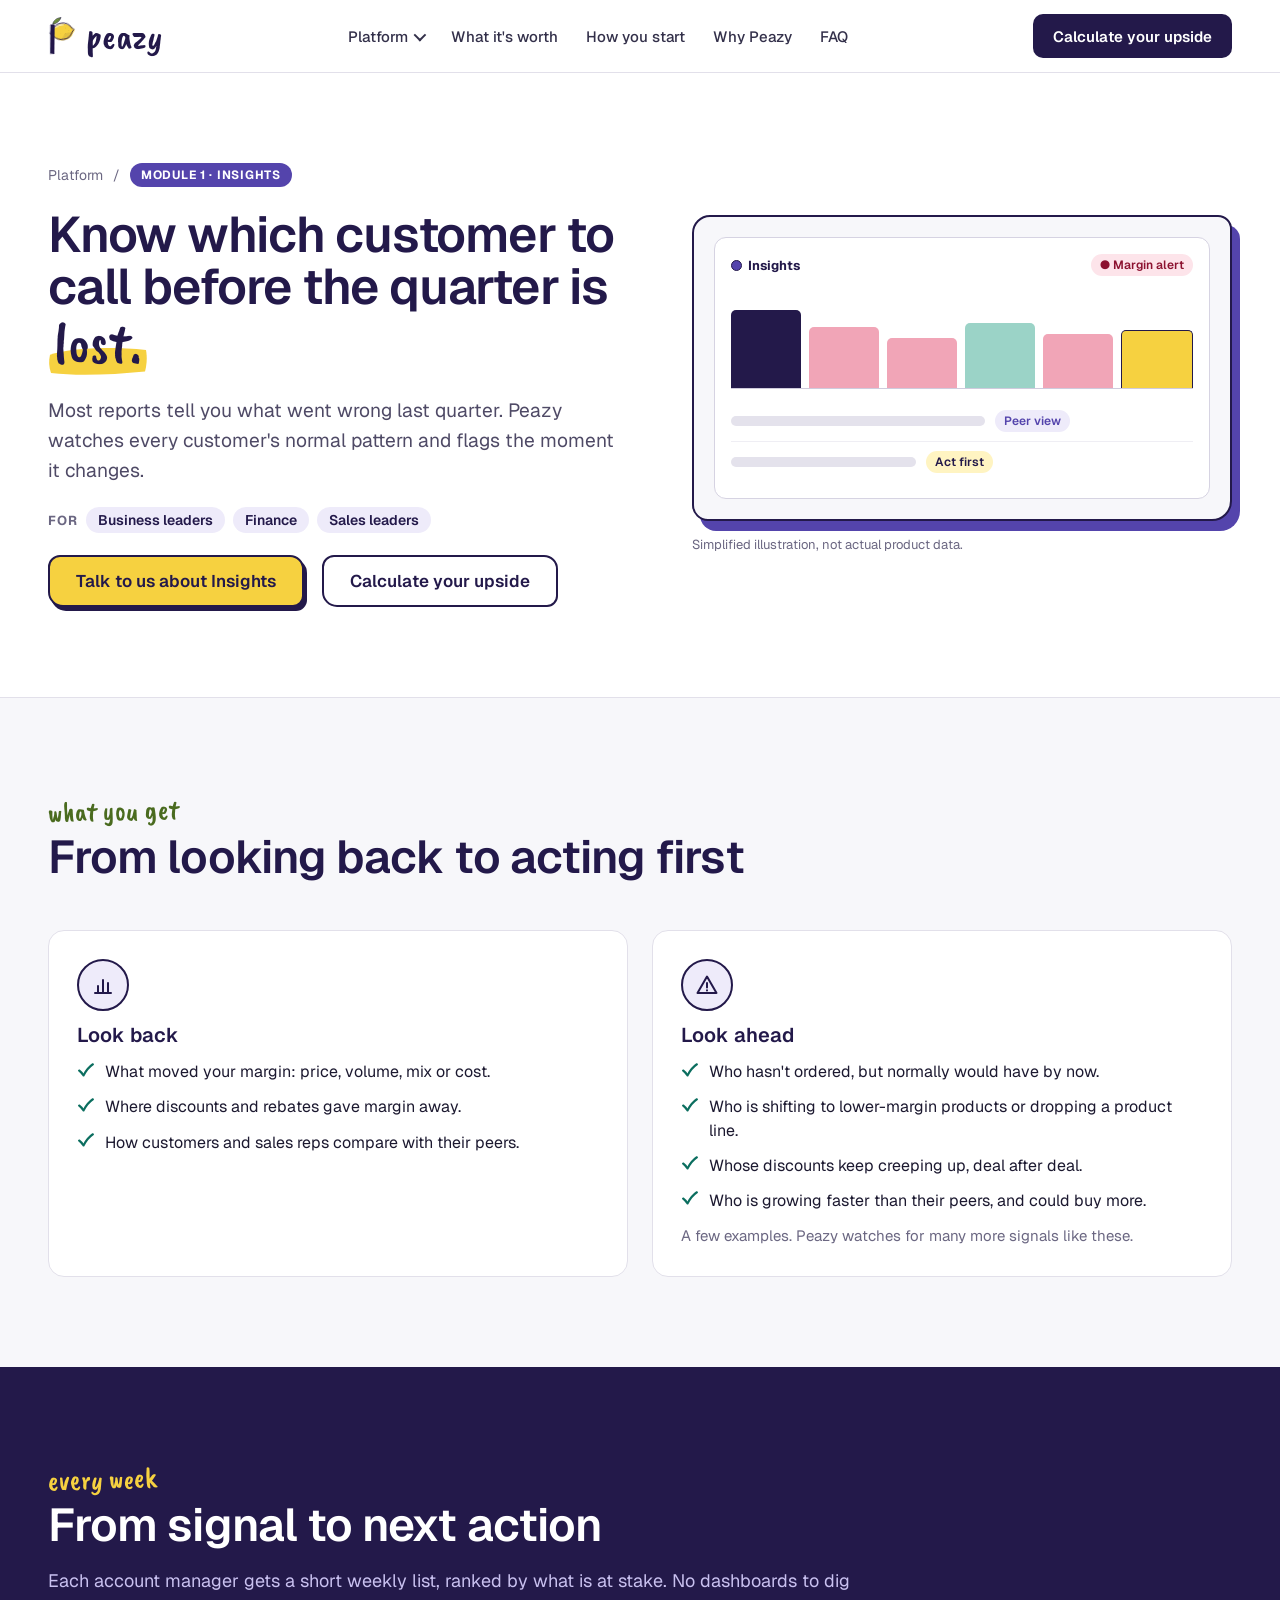
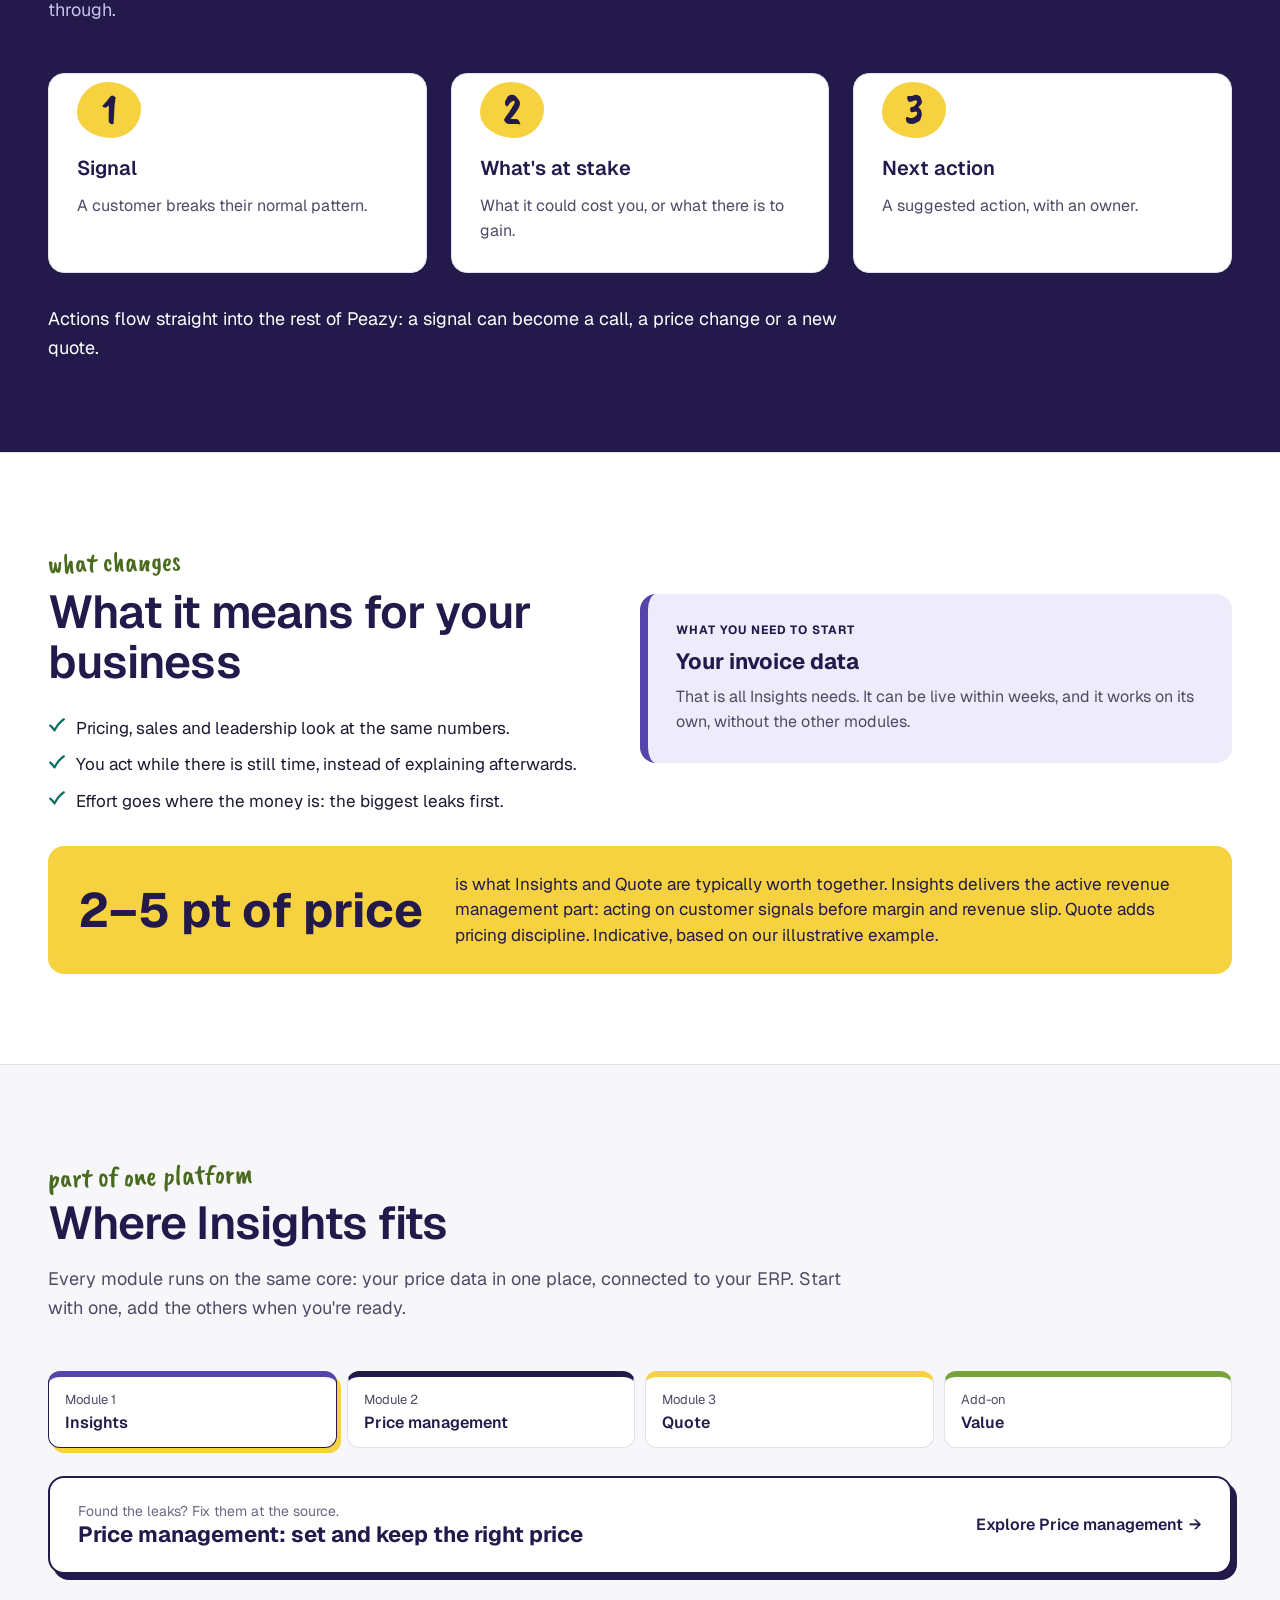
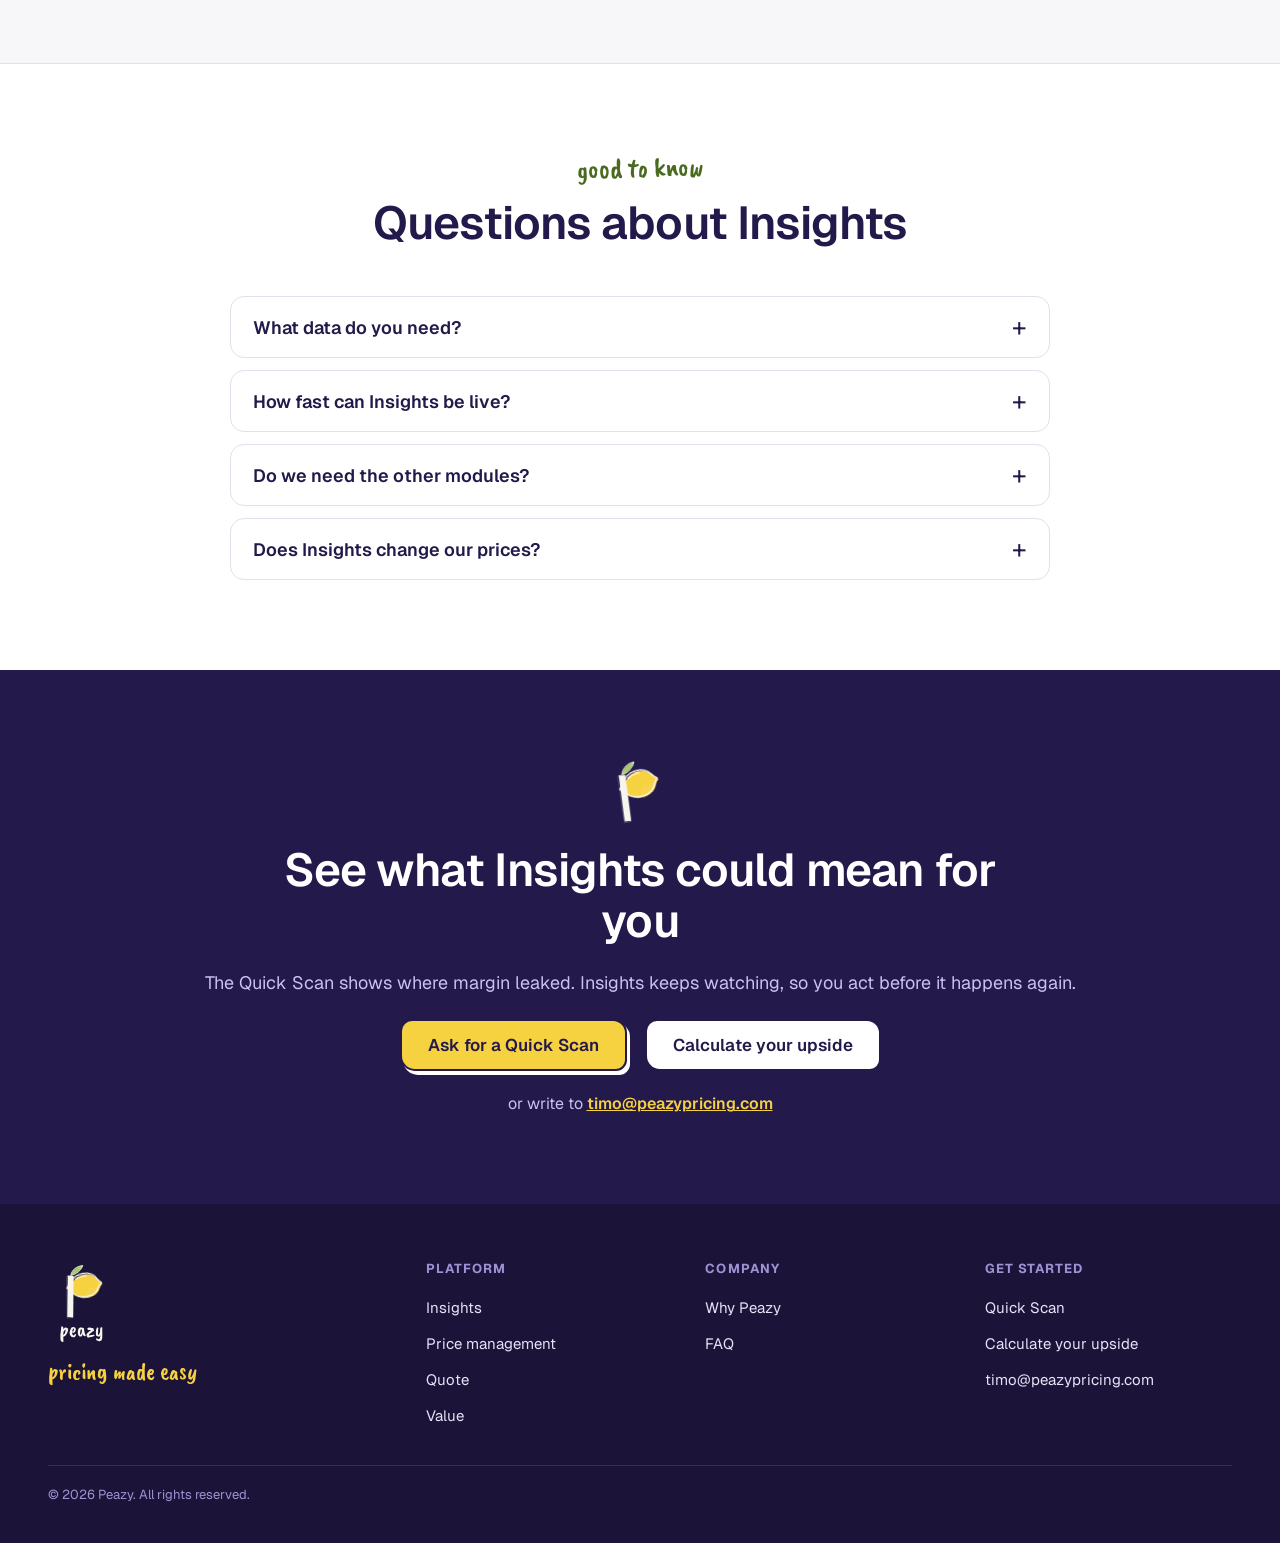
<file: insights.html>
<!doctype html>
<html lang="en">
<head>
<meta charset="utf-8">
<meta name="viewport" content="width=device-width, initial-scale=1">
<title>Insights · Peazy</title>
<meta name="description" content="Insights: from looking back to acting first. See where margin leaked, and act before it leaks again.">
<meta property="og:title" content="Insights · Peazy">
<meta property="og:description" content="Insights: from looking back to acting first. See where margin leaked, and act before it leaks again.">
<link rel="icon" type="image/svg+xml" href="peazy-mark.svg">
<link rel="preconnect" href="https://fonts.googleapis.com">
<link rel="stylesheet" href="https://fonts.googleapis.com/css2?family=Caveat+Brush&amp;family=Geist:wght@400;500;600;700&amp;display=swap">
<link rel="stylesheet" href="site.css">
</head>
<body>
<svg width="0" height="0" style="position:absolute" aria-hidden="true" focusable="false"><defs>
<symbol id="i-bars" viewBox="0 0 24 24"><path d="M4 20 H20 M7 20 V13 M12 20 V7 M17 20 V10"/></symbol>
<symbol id="i-gear" viewBox="0 0 24 24"><circle cx="12" cy="12" r="3"/><path d="M12 3 V6 M12 18 V21 M3 12 H6 M18 12 H21 M5.6 5.6 L7.8 7.8 M16.2 16.2 L18.4 18.4 M5.6 18.4 L7.8 16.2 M16.2 7.8 L18.4 5.6"/></symbol>
<symbol id="i-send" viewBox="0 0 24 24"><path d="M4 4 L21 12 L4 20 L7 12 Z M7 12 H13"/></symbol>
<symbol id="i-bulb" viewBox="0 0 24 24"><path d="M9 17 C 9 14, 6 13, 6 9.5 A6 6 0 0 1 18 9.5 C 18 13, 15 14, 15 17 Z M10 21 H14"/></symbol>
<symbol id="i-search" viewBox="0 0 24 24"><circle cx="10.5" cy="10.5" r="6.5"/><path d="M15.5 15.5 L21 21"/></symbol>
<symbol id="i-alert" viewBox="0 0 24 24"><path d="M12 3.5 L21.5 20 H2.5 Z M12 10 V14.5 M12 17.3 V17.4"/></symbol>
<symbol id="i-chat" viewBox="0 0 24 24"><path d="M4 18.5 L5.2 15 A8 8 0 1 1 8.5 18.6 Z"/><path d="M8.5 11.5 C 9.5 10, 10.5 13, 12 11.5 S 14.5 13, 15.5 11.5"/></symbol>
<symbol id="i-badge" viewBox="0 0 24 24"><path d="M12 2.5 L14.3 4.4 L17.3 4.2 L18.1 7.1 L20.6 8.8 L19.5 11.6 L20.6 14.4 L18.1 16.1 L17.3 19 L14.3 18.8 L12 20.7 L9.7 18.8 L6.7 19 L5.9 16.1 L3.4 14.4 L4.5 11.6 L3.4 8.8 L5.9 7.1 L6.7 4.2 L9.7 4.4 Z"/><path d="M8.5 11.8 L11 14.2 L15.5 9.4"/></symbol>
<symbol id="i-trend" viewBox="0 0 24 24"><rect x="3.5" y="5" width="17" height="15" rx="2"/><path d="M8 3 V7 M16 3 V7 M7 16 L10.5 12.5 L13 14.5 L17 10.5"/></symbol>
<symbol id="i-db" viewBox="0 0 24 24"><ellipse cx="12" cy="6" rx="7" ry="3"/><path d="M5 6 V18 C 5 19.7, 8 21, 12 21 S 19 19.7, 19 18 V6 M5 12 C 5 13.7, 8 15, 12 15 S 19 13.7, 19 12"/></symbol>
<symbol id="i-lock" viewBox="0 0 24 24"><rect x="5" y="10.5" width="14" height="10" rx="2"/><path d="M8.5 10.5 V7.5 A3.5 3.5 0 0 1 15.5 7.5 V10.5 M12 14.5 V16.5"/></symbol>
<symbol id="i-star" viewBox="0 0 24 24"><path d="M12 3.5 L14.6 9 L20.5 9.7 L16.1 13.8 L17.3 19.7 L12 16.8 L6.7 19.7 L7.9 13.8 L3.5 9.7 L9.4 9 Z"/></symbol>
<symbol id="i-bolt" viewBox="0 0 24 24"><path d="M13 2.5 L5 13.5 H11.5 L10.5 21.5 L19 10 H12.5 Z"/></symbol>
<symbol id="i-people" viewBox="0 0 24 24"><circle cx="8" cy="8" r="3"/><circle cx="16.5" cy="9" r="2.5"/><path d="M2.5 20 C 3 15.5, 13 15.5, 13.5 20"/><path d="M14 15 C 17 14.3, 21.3 15.5, 21.5 19"/></symbol>
<symbol id="i-link" viewBox="0 0 24 24"><path d="M10 14 A4 4 0 0 0 15.7 14 L19 10.7 A4 4 0 0 0 13.3 5 L12 6.3 M14 10 A4 4 0 0 0 8.3 10 L5 13.3 A4 4 0 0 0 10.7 19 L12 17.7"/></symbol>
<symbol id="i-clock" viewBox="0 0 24 24"><circle cx="12" cy="12" r="8.5"/><path d="M12 7 V12 L15.5 14"/></symbol>
<symbol id="i-eye" viewBox="0 0 24 24"><path d="M2.5 12 C 6 5.5, 18 5.5, 21.5 12 C 18 18.5, 6 18.5, 2.5 12 Z"/><circle cx="12" cy="12" r="3"/></symbol>
</defs></svg>
<div class="pz-page">
<header>
<nav aria-label="Main" class="pz-nav">
<a href="index.html" class="pz-logo"><img src="peazy-mark.svg" alt=""><span class="hand">peazy</span></a>
<div class="pz-navlinks" id="pz-navlinks">
<div class="pz-dd"><button type="button" aria-expanded="false" aria-controls="pz-dd-panel">Platform</button>
<div class="pz-dd-panel" id="pz-dd-panel">
<a href="insights.html" class="a-insights"><span class="ic "><svg class="icon"><use href="#i-bars"/></svg></span><span><b>Insights</b><small>See where margin leaked, and act before it leaks again.</small></span></a>
<a href="price-management.html" class="a-pm"><span class="ic "><svg class="icon"><use href="#i-gear"/></svg></span><span><b>Price management</b><small>Keep every price right as costs and contracts change.</small></span></a>
<a href="quote.html" class="a-quote"><span class="ic "><svg class="icon"><use href="#i-send"/></svg></span><span><b>Quote</b><small>Help sales quote quickly and with confidence.</small></span></a>
<a href="value.html" class="a-value"><span class="ic "><svg class="icon"><use href="#i-bulb"/></svg></span><span><b>Value</b><small>Price and sell on what your offer is worth.</small></span></a>
<a href="index.html#platform" class="all"><span>Platform overview</span><span aria-hidden="true">→</span></a>
</div></div>
<a href="index.html#worth">What it's worth</a>
<a href="index.html#start">How you start</a>
<a href="index.html#why">Why Peazy</a>
<a href="index.html#faq">FAQ</a>
</div>
<div class="pz-nav-right">
<a href="index.html#calculator" class="pz-nav-cta"><span class="pz-cta-long">Calculate your upside</span><span class="pz-cta-short">Your upside</span></a>
<button type="button" class="pz-menu-btn" aria-label="Menu" aria-expanded="false" aria-controls="pz-navlinks"><svg width="22" height="18" viewBox="0 0 22 18" aria-hidden="true"><path d="M2 3 C 8 2, 14 4, 20 3 M2 9 C 8 10, 14 8, 20 9 M2 15 C 8 14, 14 16, 20 15" fill="none" stroke="currentColor" stroke-width="2.2" stroke-linecap="round"></path></svg></button>
</div>
</nav>
</header>

<section id="top" class="a-insights">
<div class="wrap mhero">
<div class="mhero-text">
<p class="crumb"><a href="index.html#platform">Platform</a><span aria-hidden="true">/</span><span class="pill m">Module 1 · Insights</span></p>
<h1 style="font-size:clamp(34px,3.9vw,50px)">Know which customer to call before the quarter is <span class="hl">lost.</span></h1>
<p class="hero-sub">Most reports tell you what went wrong last quarter. Peazy watches every customer's normal pattern and flags the moment it changes.</p>
<p class="for">FOR <span>Business leaders</span><span>Finance</span><span>Sales leaders</span></p>
<div class="ctas">
<a href="mailto:timo@peazypricing.com?subject=Peazy%20Insights" class="btn btn-lemon">Talk to us about Insights</a>
<a href="index.html#calculator" class="btn btn-ghost">Calculate your upside</a>
</div>
</div>
<div class="mhero-vis"><div class="glimpse"><div class="mock a-insights" aria-hidden="true">
<div class="mock-h"><span>Insights</span><i class="chipx warn">● Margin alert</i></div>
<div class="bars"><i style="height:82%"></i><i class="dn" style="height:64%"></i><i class="dn" style="height:52%"></i><i class="up" style="height:68%"></i><i class="dn" style="height:57%"></i><i class="end" style="height:60%"></i></div>
<div class="rows"><div><span class="sk" style="max-width:55%"></span><i class="chipx info">Peer view</i></div><div><span class="sk" style="max-width:40%"></span><i class="chipx lem">Act first</i></div></div>
</div></div><p class="cap" style="margin-top:14px">Simplified illustration, not actual product data.</p></div>
</div>
</section>


<section class="sec-grey a-insights">
<div class="wrap">
<div class="head">
<p class="eyebrow">what you get</p>
<h2>From looking back to acting first</h2>
</div>
<div class="g2">
<div class="card"><span class="ic"><svg class="icon"><use href="#i-bars"/></svg></span><h3>Look back</h3>
<ul class="ticks" style="font-size:16px">
<li>What moved your margin: price, volume, mix or cost.</li>
<li>Where discounts and rebates gave margin away.</li>
<li>How customers and sales reps compare with their peers.</li>
</ul></div>
<div class="card"><span class="ic"><svg class="icon"><use href="#i-alert"/></svg></span><h3>Look ahead</h3>
<ul class="ticks" style="font-size:16px">
<li>Who hasn't ordered, but normally would have by now.</li>
<li>Who is shifting to lower-margin products or dropping a product line.</li>
<li>Whose discounts keep creeping up, deal after deal.</li>
<li>Who is growing faster than their peers, and could buy more.</li>
</ul>
<p style="font-size:15px;color:var(--soft)">A few examples. Peazy watches for many more signals like these.</p></div>
</div>
</div>
</section>

<section class="sec-ink">
<div class="wrap">
<div class="head">
<p class="eyebrow">every week</p>
<h2>From signal to next action</h2>
<p class="lede">Each account manager gets a short weekly list, ranked by what is at stake. No dashboards to dig through.</p>
</div>
<div class="g3 steps">
<div class="card step"><span class="num">1</span><h3>Signal</h3><p>A customer breaks their normal pattern.</p></div>
<div class="card step"><span class="num">2</span><h3>What's at stake</h3><p>What it could cost you, or what there is to gain.</p></div>
<div class="card step"><span class="num">3</span><h3>Next action</h3><p>A suggested action, with an owner.</p></div>
</div>
<p class="lede" style="margin-top:32px;max-width:820px;color:#FFFFFF">Actions flow straight into the rest of Peazy: a signal can become a call, a price change or a new quote.</p>
</div>
</section>

<section class="sec-white a-insights">
<div class="wrap">
<div class="split">
<div>
<div class="head" style="margin-bottom:28px">
<p class="eyebrow">what changes</p>
<h2>What it means for your business</h2>
</div>
<ul class="ticks"><li>Pricing, sales and leadership look at the same numbers.</li><li>You act while there is still time, instead of explaining afterwards.</li><li>Effort goes where the money is: the biggest leaks first.</li></ul>
</div>
<div class="startbox"><small>What you need to start</small><b>Your invoice data</b><p>That is all Insights needs. It can be live within weeks, and it works on its own, without the other modules.</p></div>
</div>
<div class="proof" style="margin-top:32px"><strong>2–5 pt of price</strong><p>is what Insights and Quote are typically worth together. Insights delivers the active revenue management part: acting on customer signals before margin and revenue slip. Quote adds pricing discipline. Indicative, based on our illustrative example.</p></div>
</div>
</section>

<section class="sec-grey">
<div class="wrap">
<div class="head">
<p class="eyebrow">part of one platform</p>
<h2>Where Insights fits</h2>
<p class="lede">Every module runs on the same core: your price data in one place, connected to your ERP. Start with one, add the others when you're ready.</p>
</div>
<div class="path"><a href="insights.html" class="a-insights cur" aria-current="page"><small>Module 1</small>Insights</a><a href="price-management.html" class="a-pm"><small>Module 2</small>Price management</a><a href="quote.html" class="a-quote"><small>Module 3</small>Quote</a><a href="value.html" class="a-value"><small>Add-on</small>Value</a></div>
<a class="nextmod a-pm" href="price-management.html" style="margin-top:28px"><span><small>Found the leaks? Fix them at the source.</small><b>Price management: set and keep the right price</b></span><span class="link-arrow">Explore Price management</span></a>
</div>
</section>

<section id="faq" class="sec-white">
<div class="wrap">
<div class="head c">
<p class="eyebrow">good to know</p>
<h2>Questions about Insights</h2>
</div>
<div class="faq">
<details><summary>What data do you need?</summary><p>Your invoice data. A Quick Scan starts from the same data and gives you a first picture within a week.</p></details>
<details><summary>How fast can Insights be live?</summary><p>Within weeks.</p></details>
<details><summary>Do we need the other modules?</summary><p>No. Insights works on its own and is where most companies start. You can add Price management and Quote later, on the same core.</p></details>
<details><summary>Does Insights change our prices?</summary><p>No. Insights suggests actions. It never changes a price or contacts a customer on its own. Your people decide.</p></details>
</div>
</div>
</section>

<section id="contact" class="sec-ink">
<div class="wrap band">
<img src="peazy-mark-reversed.svg" alt="">
<h2>See what Insights could mean for you</h2>
<p class="lede">The Quick Scan shows where margin leaked. Insights keeps watching, so you act before it happens again.</p>
<div class="ctas" style="justify-content:center">
<a href="mailto:timo@peazypricing.com?subject=Quick%20Scan" class="btn btn-lemon">Ask for a Quick Scan</a>
<a href="index.html#calculator" class="btn btn-ghost">Calculate your upside</a>
</div>
<p class="alt">or write to <a href="mailto:timo@peazypricing.com">timo@peazypricing.com</a></p>
</div>
</section>
<footer>
<div class="foot">
<div class="foot-brand"><img src="peazy-lockup-reversed.svg" alt="Peazy"><p class="hand">pricing made easy</p></div>
<div><h4>Platform</h4><nav aria-label="Platform"><a href="insights.html">Insights</a><a href="price-management.html">Price management</a><a href="quote.html">Quote</a><a href="value.html">Value</a></nav></div>
<div><h4>Company</h4><nav aria-label="Company"><a href="index.html#why">Why Peazy</a><a href="index.html#faq">FAQ</a></nav></div>
<div><h4>Get started</h4><nav aria-label="Get started"><a href="index.html#start">Quick Scan</a><a href="index.html#calculator">Calculate your upside</a><a href="mailto:timo@peazypricing.com">timo@peazypricing.com</a></nav></div>
<small>© 2026 Peazy. All rights reserved.</small>
</div>
</footer>
</div>
<script src="site.js"></script>
</body>
</html>
</file>
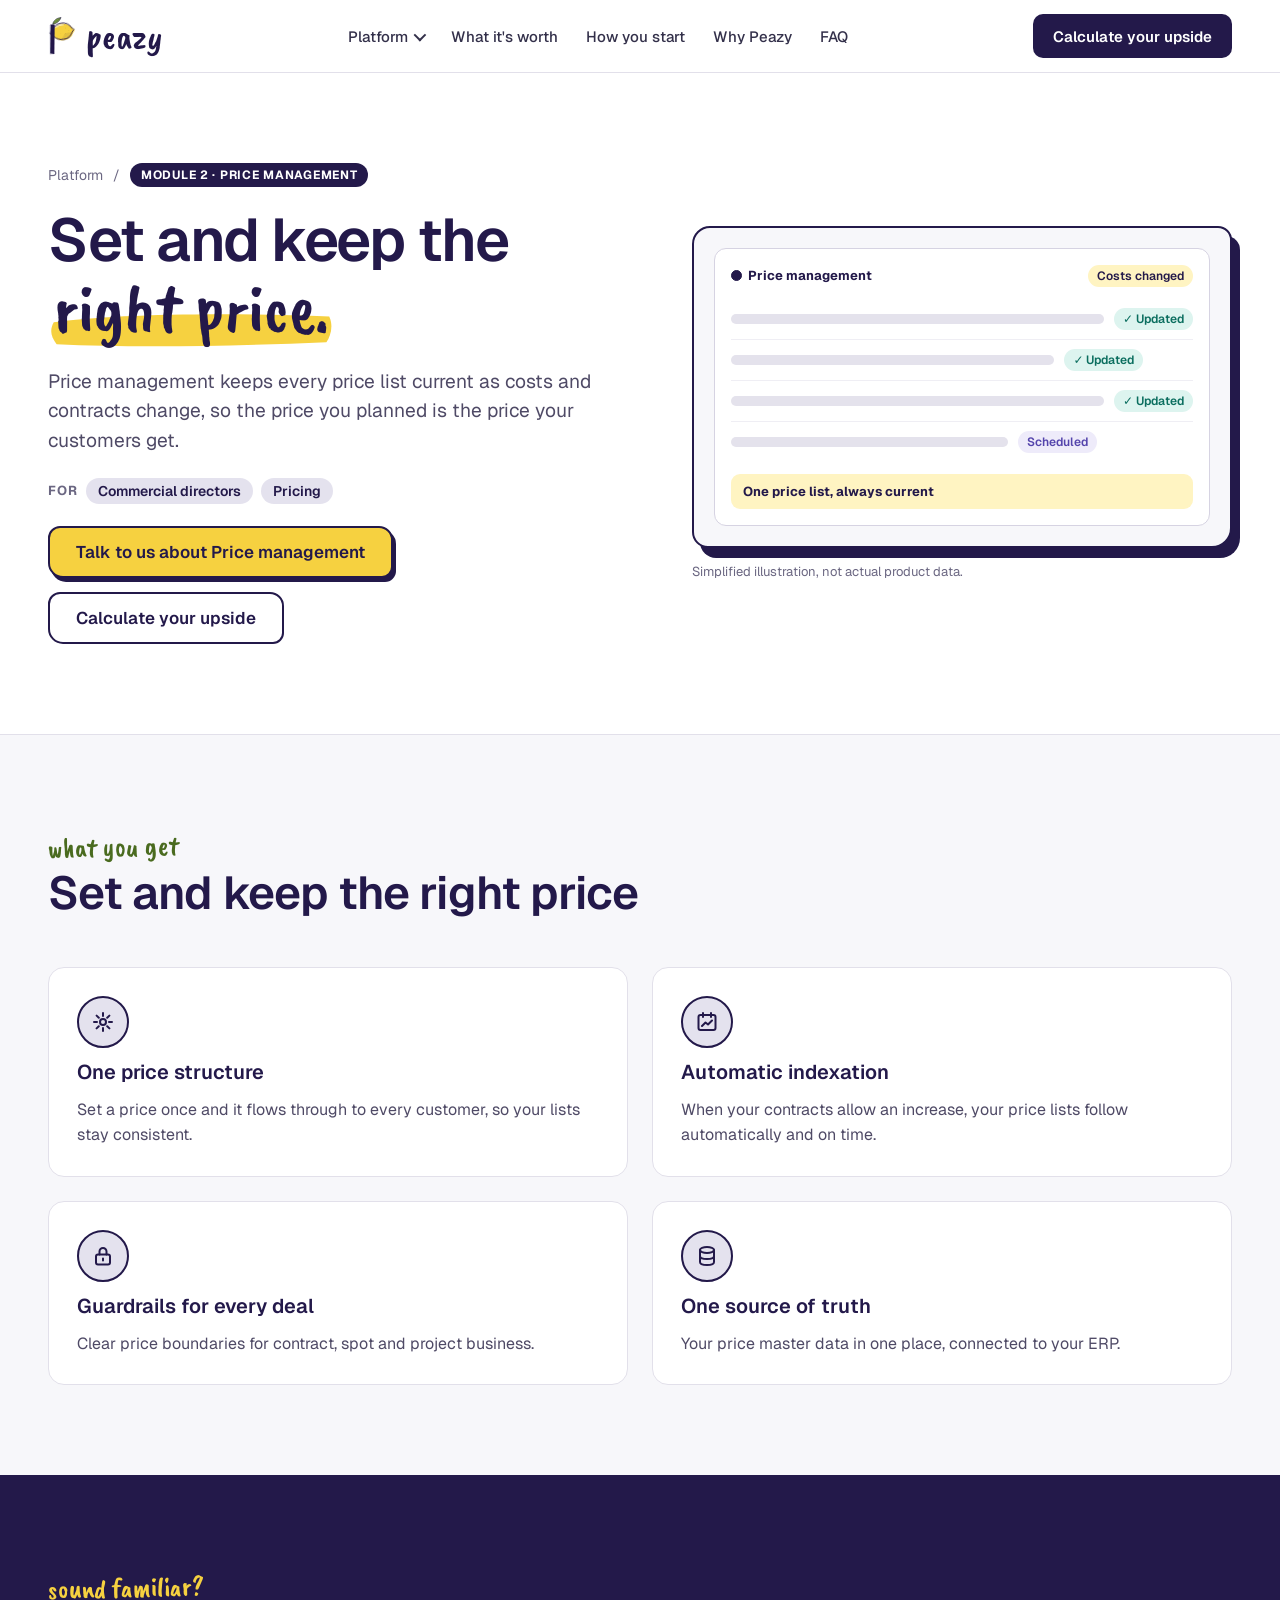
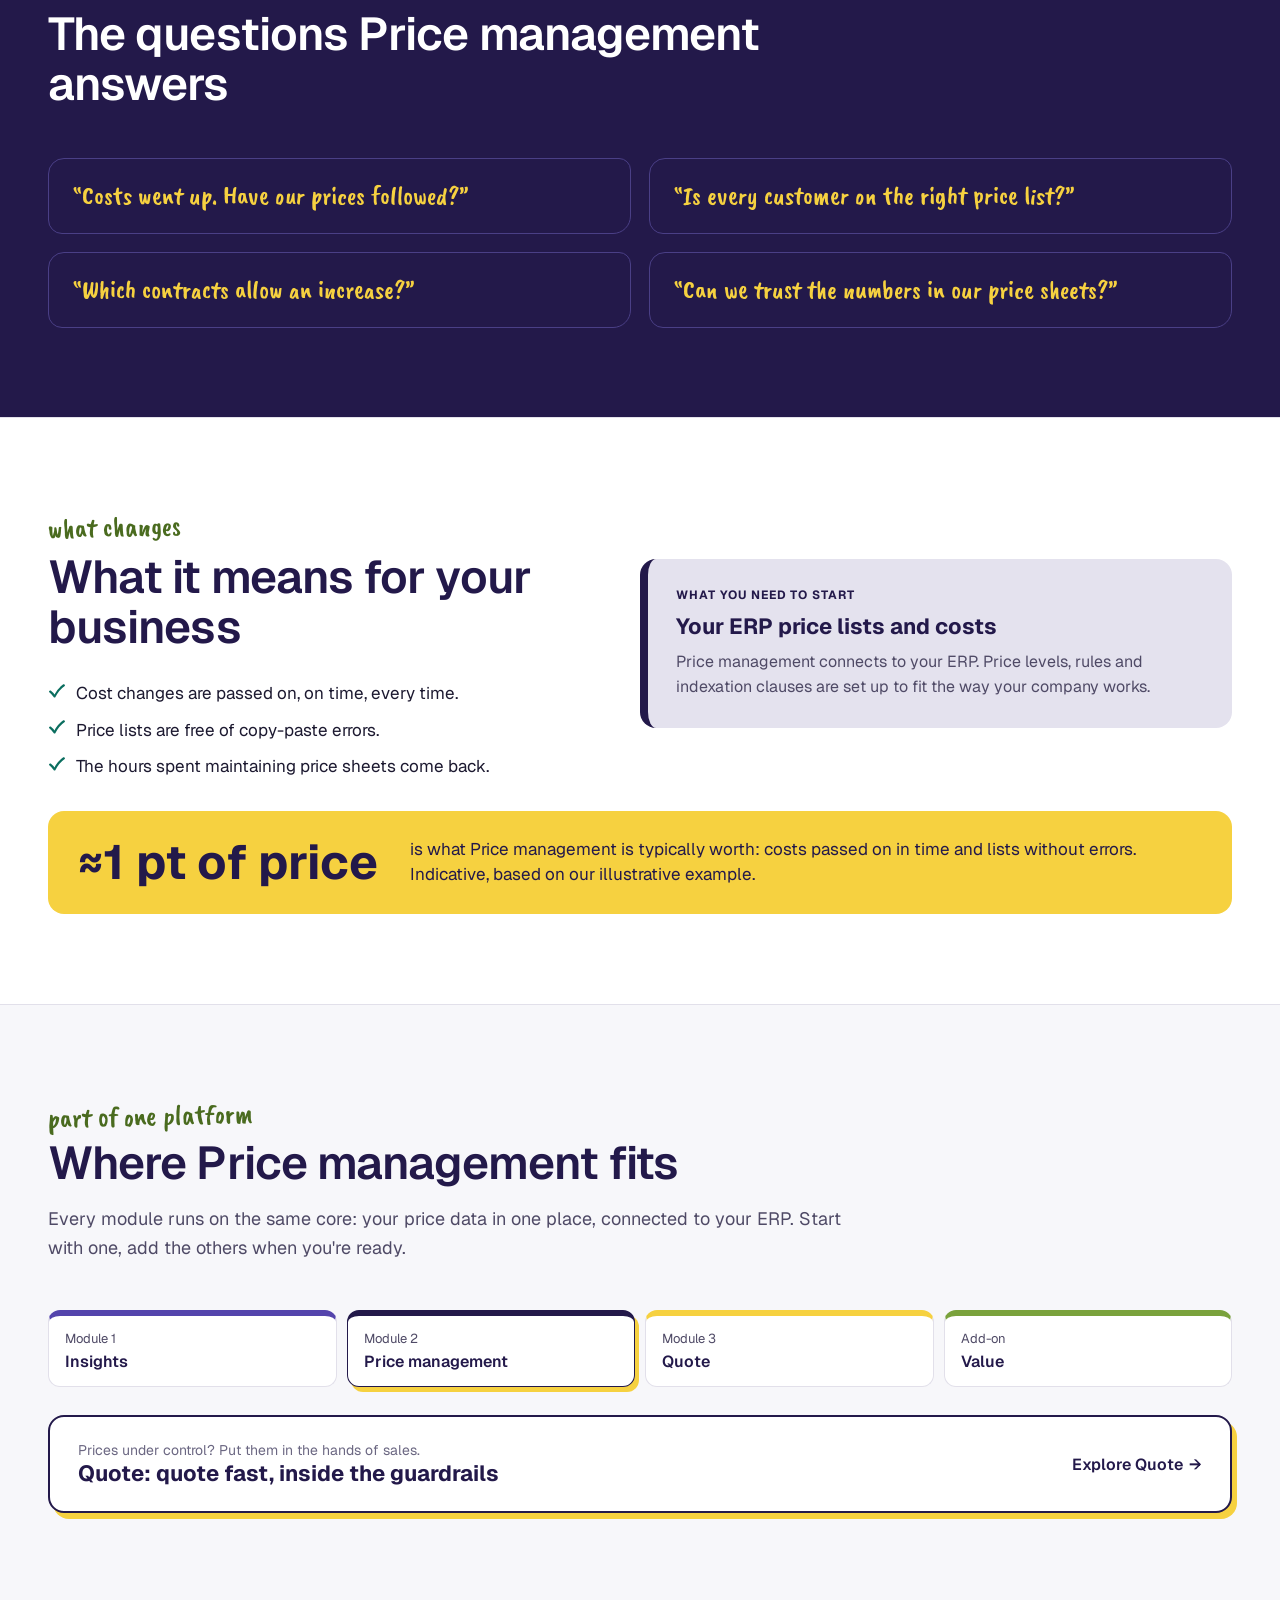
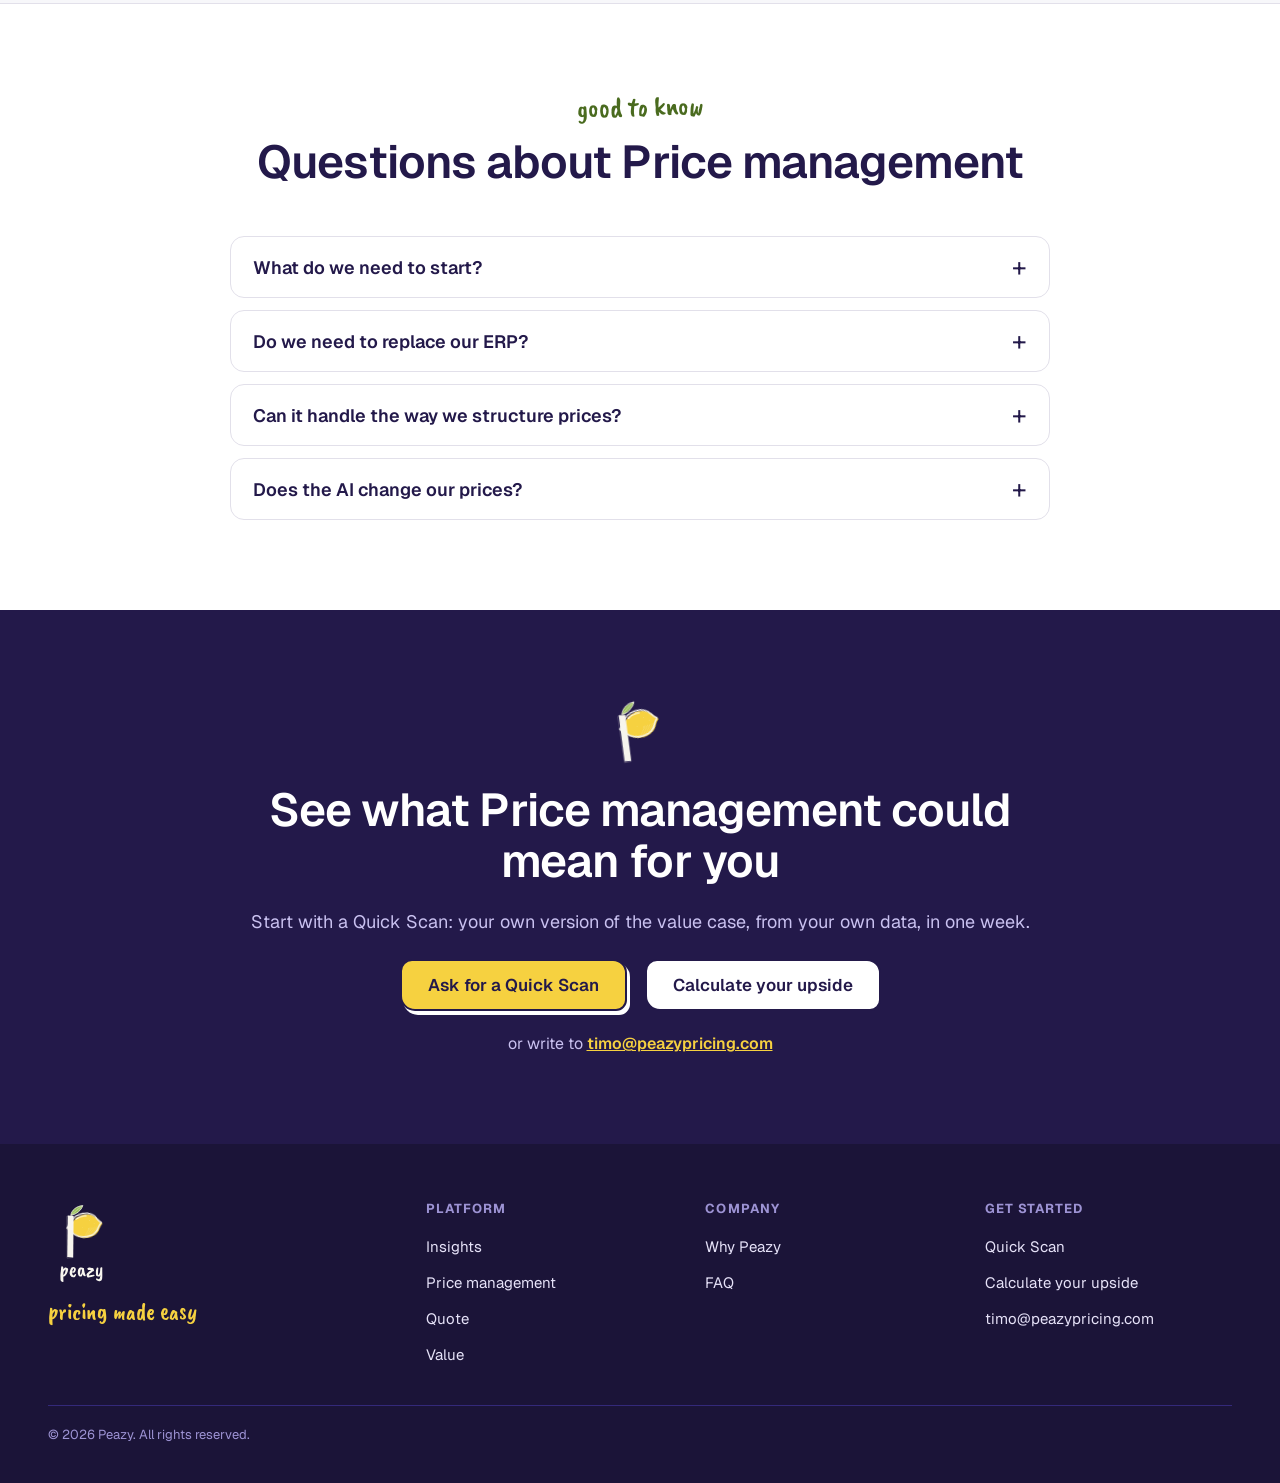
<file: price-management.html>
<!doctype html>
<html lang="en">
<head>
<meta charset="utf-8">
<meta name="viewport" content="width=device-width, initial-scale=1">
<title>Price management · Peazy</title>
<meta name="description" content="Price management: set and keep the right price. Keep every price right as costs and contracts change.">
<meta property="og:title" content="Price management · Peazy">
<meta property="og:description" content="Price management: set and keep the right price. Keep every price right as costs and contracts change.">
<link rel="icon" type="image/svg+xml" href="peazy-mark.svg">
<link rel="preconnect" href="https://fonts.googleapis.com">
<link rel="stylesheet" href="https://fonts.googleapis.com/css2?family=Caveat+Brush&amp;family=Geist:wght@400;500;600;700&amp;display=swap">
<link rel="stylesheet" href="site.css">
</head>
<body>
<svg width="0" height="0" style="position:absolute" aria-hidden="true" focusable="false"><defs>
<symbol id="i-bars" viewBox="0 0 24 24"><path d="M4 20 H20 M7 20 V13 M12 20 V7 M17 20 V10"/></symbol>
<symbol id="i-gear" viewBox="0 0 24 24"><circle cx="12" cy="12" r="3"/><path d="M12 3 V6 M12 18 V21 M3 12 H6 M18 12 H21 M5.6 5.6 L7.8 7.8 M16.2 16.2 L18.4 18.4 M5.6 18.4 L7.8 16.2 M16.2 7.8 L18.4 5.6"/></symbol>
<symbol id="i-send" viewBox="0 0 24 24"><path d="M4 4 L21 12 L4 20 L7 12 Z M7 12 H13"/></symbol>
<symbol id="i-bulb" viewBox="0 0 24 24"><path d="M9 17 C 9 14, 6 13, 6 9.5 A6 6 0 0 1 18 9.5 C 18 13, 15 14, 15 17 Z M10 21 H14"/></symbol>
<symbol id="i-search" viewBox="0 0 24 24"><circle cx="10.5" cy="10.5" r="6.5"/><path d="M15.5 15.5 L21 21"/></symbol>
<symbol id="i-alert" viewBox="0 0 24 24"><path d="M12 3.5 L21.5 20 H2.5 Z M12 10 V14.5 M12 17.3 V17.4"/></symbol>
<symbol id="i-chat" viewBox="0 0 24 24"><path d="M4 18.5 L5.2 15 A8 8 0 1 1 8.5 18.6 Z"/><path d="M8.5 11.5 C 9.5 10, 10.5 13, 12 11.5 S 14.5 13, 15.5 11.5"/></symbol>
<symbol id="i-badge" viewBox="0 0 24 24"><path d="M12 2.5 L14.3 4.4 L17.3 4.2 L18.1 7.1 L20.6 8.8 L19.5 11.6 L20.6 14.4 L18.1 16.1 L17.3 19 L14.3 18.8 L12 20.7 L9.7 18.8 L6.7 19 L5.9 16.1 L3.4 14.4 L4.5 11.6 L3.4 8.8 L5.9 7.1 L6.7 4.2 L9.7 4.4 Z"/><path d="M8.5 11.8 L11 14.2 L15.5 9.4"/></symbol>
<symbol id="i-trend" viewBox="0 0 24 24"><rect x="3.5" y="5" width="17" height="15" rx="2"/><path d="M8 3 V7 M16 3 V7 M7 16 L10.5 12.5 L13 14.5 L17 10.5"/></symbol>
<symbol id="i-db" viewBox="0 0 24 24"><ellipse cx="12" cy="6" rx="7" ry="3"/><path d="M5 6 V18 C 5 19.7, 8 21, 12 21 S 19 19.7, 19 18 V6 M5 12 C 5 13.7, 8 15, 12 15 S 19 13.7, 19 12"/></symbol>
<symbol id="i-lock" viewBox="0 0 24 24"><rect x="5" y="10.5" width="14" height="10" rx="2"/><path d="M8.5 10.5 V7.5 A3.5 3.5 0 0 1 15.5 7.5 V10.5 M12 14.5 V16.5"/></symbol>
<symbol id="i-star" viewBox="0 0 24 24"><path d="M12 3.5 L14.6 9 L20.5 9.7 L16.1 13.8 L17.3 19.7 L12 16.8 L6.7 19.7 L7.9 13.8 L3.5 9.7 L9.4 9 Z"/></symbol>
<symbol id="i-bolt" viewBox="0 0 24 24"><path d="M13 2.5 L5 13.5 H11.5 L10.5 21.5 L19 10 H12.5 Z"/></symbol>
<symbol id="i-people" viewBox="0 0 24 24"><circle cx="8" cy="8" r="3"/><circle cx="16.5" cy="9" r="2.5"/><path d="M2.5 20 C 3 15.5, 13 15.5, 13.5 20"/><path d="M14 15 C 17 14.3, 21.3 15.5, 21.5 19"/></symbol>
<symbol id="i-link" viewBox="0 0 24 24"><path d="M10 14 A4 4 0 0 0 15.7 14 L19 10.7 A4 4 0 0 0 13.3 5 L12 6.3 M14 10 A4 4 0 0 0 8.3 10 L5 13.3 A4 4 0 0 0 10.7 19 L12 17.7"/></symbol>
<symbol id="i-clock" viewBox="0 0 24 24"><circle cx="12" cy="12" r="8.5"/><path d="M12 7 V12 L15.5 14"/></symbol>
<symbol id="i-eye" viewBox="0 0 24 24"><path d="M2.5 12 C 6 5.5, 18 5.5, 21.5 12 C 18 18.5, 6 18.5, 2.5 12 Z"/><circle cx="12" cy="12" r="3"/></symbol>
</defs></svg>
<div class="pz-page">
<header>
<nav aria-label="Main" class="pz-nav">
<a href="index.html" class="pz-logo"><img src="peazy-mark.svg" alt=""><span class="hand">peazy</span></a>
<div class="pz-navlinks" id="pz-navlinks">
<div class="pz-dd"><button type="button" aria-expanded="false" aria-controls="pz-dd-panel">Platform</button>
<div class="pz-dd-panel" id="pz-dd-panel">
<a href="insights.html" class="a-insights"><span class="ic "><svg class="icon"><use href="#i-bars"/></svg></span><span><b>Insights</b><small>See where margin leaked, and act before it leaks again.</small></span></a>
<a href="price-management.html" class="a-pm"><span class="ic "><svg class="icon"><use href="#i-gear"/></svg></span><span><b>Price management</b><small>Keep every price right as costs and contracts change.</small></span></a>
<a href="quote.html" class="a-quote"><span class="ic "><svg class="icon"><use href="#i-send"/></svg></span><span><b>Quote</b><small>Help sales quote quickly and with confidence.</small></span></a>
<a href="value.html" class="a-value"><span class="ic "><svg class="icon"><use href="#i-bulb"/></svg></span><span><b>Value</b><small>Price and sell on what your offer is worth.</small></span></a>
<a href="index.html#platform" class="all"><span>Platform overview</span><span aria-hidden="true">→</span></a>
</div></div>
<a href="index.html#worth">What it's worth</a>
<a href="index.html#start">How you start</a>
<a href="index.html#why">Why Peazy</a>
<a href="index.html#faq">FAQ</a>
</div>
<div class="pz-nav-right">
<a href="index.html#calculator" class="pz-nav-cta"><span class="pz-cta-long">Calculate your upside</span><span class="pz-cta-short">Your upside</span></a>
<button type="button" class="pz-menu-btn" aria-label="Menu" aria-expanded="false" aria-controls="pz-navlinks"><svg width="22" height="18" viewBox="0 0 22 18" aria-hidden="true"><path d="M2 3 C 8 2, 14 4, 20 3 M2 9 C 8 10, 14 8, 20 9 M2 15 C 8 14, 14 16, 20 15" fill="none" stroke="currentColor" stroke-width="2.2" stroke-linecap="round"></path></svg></button>
</div>
</nav>
</header>

<section id="top" class="a-pm">
<div class="wrap mhero">
<div class="mhero-text">
<p class="crumb"><a href="index.html#platform">Platform</a><span aria-hidden="true">/</span><span class="pill m">Module 2 · Price management</span></p>
<h1>Set and keep the <span class="hl">right price.</span></h1>
<p class="hero-sub">Price management keeps every price list current as costs and contracts change, so the price you planned is the price your customers get.</p>
<p class="for">FOR <span>Commercial directors</span><span>Pricing</span></p>
<div class="ctas">
<a href="mailto:timo@peazypricing.com?subject=Peazy%20Price%20management" class="btn btn-lemon">Talk to us about Price management</a>
<a href="index.html#calculator" class="btn btn-ghost">Calculate your upside</a>
</div>
</div>
<div class="mhero-vis"><div class="glimpse"><div class="mock a-pm" aria-hidden="true">
<div class="mock-h"><span>Price management</span><i class="chipx lem">Costs changed</i></div>
<div class="rows"><div><span class="sk"></span><i class="chipx ok">✓ Updated</i></div><div><span class="sk" style="max-width:70%"></span><i class="chipx ok">✓ Updated</i></div><div><span class="sk" style="max-width:85%"></span><i class="chipx ok">✓ Updated</i></div><div><span class="sk" style="max-width:60%"></span><i class="chipx info">Scheduled</i></div></div>
<div class="mock-f lem">One price list, always current</div>
</div></div><p class="cap" style="margin-top:14px">Simplified illustration, not actual product data.</p></div>
</div>
</section>

<section class="sec-grey a-pm">
<div class="wrap">
<div class="head">
<p class="eyebrow">what you get</p>
<h2>Set and keep the right price</h2>
</div>
<div class="g2">
<div class="card"><span class="ic "><svg class="icon"><use href="#i-gear"/></svg></span><h3>One price structure</h3><p>Set a price once and it flows through to every customer, so your lists stay consistent.</p></div>
<div class="card"><span class="ic "><svg class="icon"><use href="#i-trend"/></svg></span><h3>Automatic indexation</h3><p>When your contracts allow an increase, your price lists follow automatically and on time.</p></div>
<div class="card"><span class="ic "><svg class="icon"><use href="#i-lock"/></svg></span><h3>Guardrails for every deal</h3><p>Clear price boundaries for contract, spot and project business.</p></div>
<div class="card"><span class="ic "><svg class="icon"><use href="#i-db"/></svg></span><h3>One source of truth</h3><p>Your price master data in one place, connected to your ERP.</p></div>
</div>
</div>
</section>

<section class="sec-ink">
<div class="wrap">
<div class="head">
<p class="eyebrow">sound familiar?</p>
<h2>The questions Price management answers</h2>
</div>
<ul class="qs"><li>“Costs went up. Have our prices followed?”</li><li>“Is every customer on the right price list?”</li><li>“Which contracts allow an increase?”</li><li>“Can we trust the numbers in our price sheets?”</li></ul>
</div>
</section>

<section class="sec-white a-pm">
<div class="wrap">
<div class="split">
<div>
<div class="head" style="margin-bottom:28px">
<p class="eyebrow">what changes</p>
<h2>What it means for your business</h2>
</div>
<ul class="ticks"><li>Cost changes are passed on, on time, every time.</li><li>Price lists are free of copy-paste errors.</li><li>The hours spent maintaining price sheets come back.</li></ul>
</div>
<div class="startbox"><small>What you need to start</small><b>Your ERP price lists and costs</b><p>Price management connects to your ERP. Price levels, rules and indexation clauses are set up to fit the way your company works.</p></div>
</div>
<div class="proof" style="margin-top:32px"><strong>≈1 pt of price</strong><p>is what Price management is typically worth: costs passed on in time and lists without errors. Indicative, based on our illustrative example.</p></div>
</div>
</section>

<section class="sec-grey">
<div class="wrap">
<div class="head">
<p class="eyebrow">part of one platform</p>
<h2>Where Price management fits</h2>
<p class="lede">Every module runs on the same core: your price data in one place, connected to your ERP. Start with one, add the others when you're ready.</p>
</div>
<div class="path"><a href="insights.html" class="a-insights"><small>Module 1</small>Insights</a><a href="price-management.html" class="a-pm cur" aria-current="page"><small>Module 2</small>Price management</a><a href="quote.html" class="a-quote"><small>Module 3</small>Quote</a><a href="value.html" class="a-value"><small>Add-on</small>Value</a></div>
<a class="nextmod a-quote" href="quote.html" style="margin-top:28px"><span><small>Prices under control? Put them in the hands of sales.</small><b>Quote: quote fast, inside the guardrails</b></span><span class="link-arrow">Explore Quote</span></a>
</div>
</section>

<section id="faq" class="sec-white">
<div class="wrap">
<div class="head c">
<p class="eyebrow">good to know</p>
<h2>Questions about Price management</h2>
</div>
<div class="faq">
<details><summary>What do we need to start?</summary><p>Your ERP price lists and costs.</p></details>
<details><summary>Do we need to replace our ERP?</summary><p>No. Price management connects to the ERP you already have.</p></details>
<details><summary>Can it handle the way we structure prices?</summary><p>Yes. Price levels, rules and indexation clauses are configurable per company.</p></details>
<details><summary>Does the AI change our prices?</summary><p>Never on its own. Your team sets the rules and makes the decisions.</p></details>
</div>
</div>
</section>

<section id="contact" class="sec-ink">
<div class="wrap band">
<img src="peazy-mark-reversed.svg" alt="">
<h2>See what Price management could mean for you</h2>
<p class="lede">Start with a Quick Scan: your own version of the value case, from your own data, in one week.</p>
<div class="ctas" style="justify-content:center">
<a href="mailto:timo@peazypricing.com?subject=Quick%20Scan" class="btn btn-lemon">Ask for a Quick Scan</a>
<a href="index.html#calculator" class="btn btn-ghost">Calculate your upside</a>
</div>
<p class="alt">or write to <a href="mailto:timo@peazypricing.com">timo@peazypricing.com</a></p>
</div>
</section>
<footer>
<div class="foot">
<div class="foot-brand"><img src="peazy-lockup-reversed.svg" alt="Peazy"><p class="hand">pricing made easy</p></div>
<div><h4>Platform</h4><nav aria-label="Platform"><a href="insights.html">Insights</a><a href="price-management.html">Price management</a><a href="quote.html">Quote</a><a href="value.html">Value</a></nav></div>
<div><h4>Company</h4><nav aria-label="Company"><a href="index.html#why">Why Peazy</a><a href="index.html#faq">FAQ</a></nav></div>
<div><h4>Get started</h4><nav aria-label="Get started"><a href="index.html#start">Quick Scan</a><a href="index.html#calculator">Calculate your upside</a><a href="mailto:timo@peazypricing.com">timo@peazypricing.com</a></nav></div>
<small>© 2026 Peazy. All rights reserved.</small>
</div>
</footer>
</div>
<script src="site.js"></script>
</body>
</html>
</file>
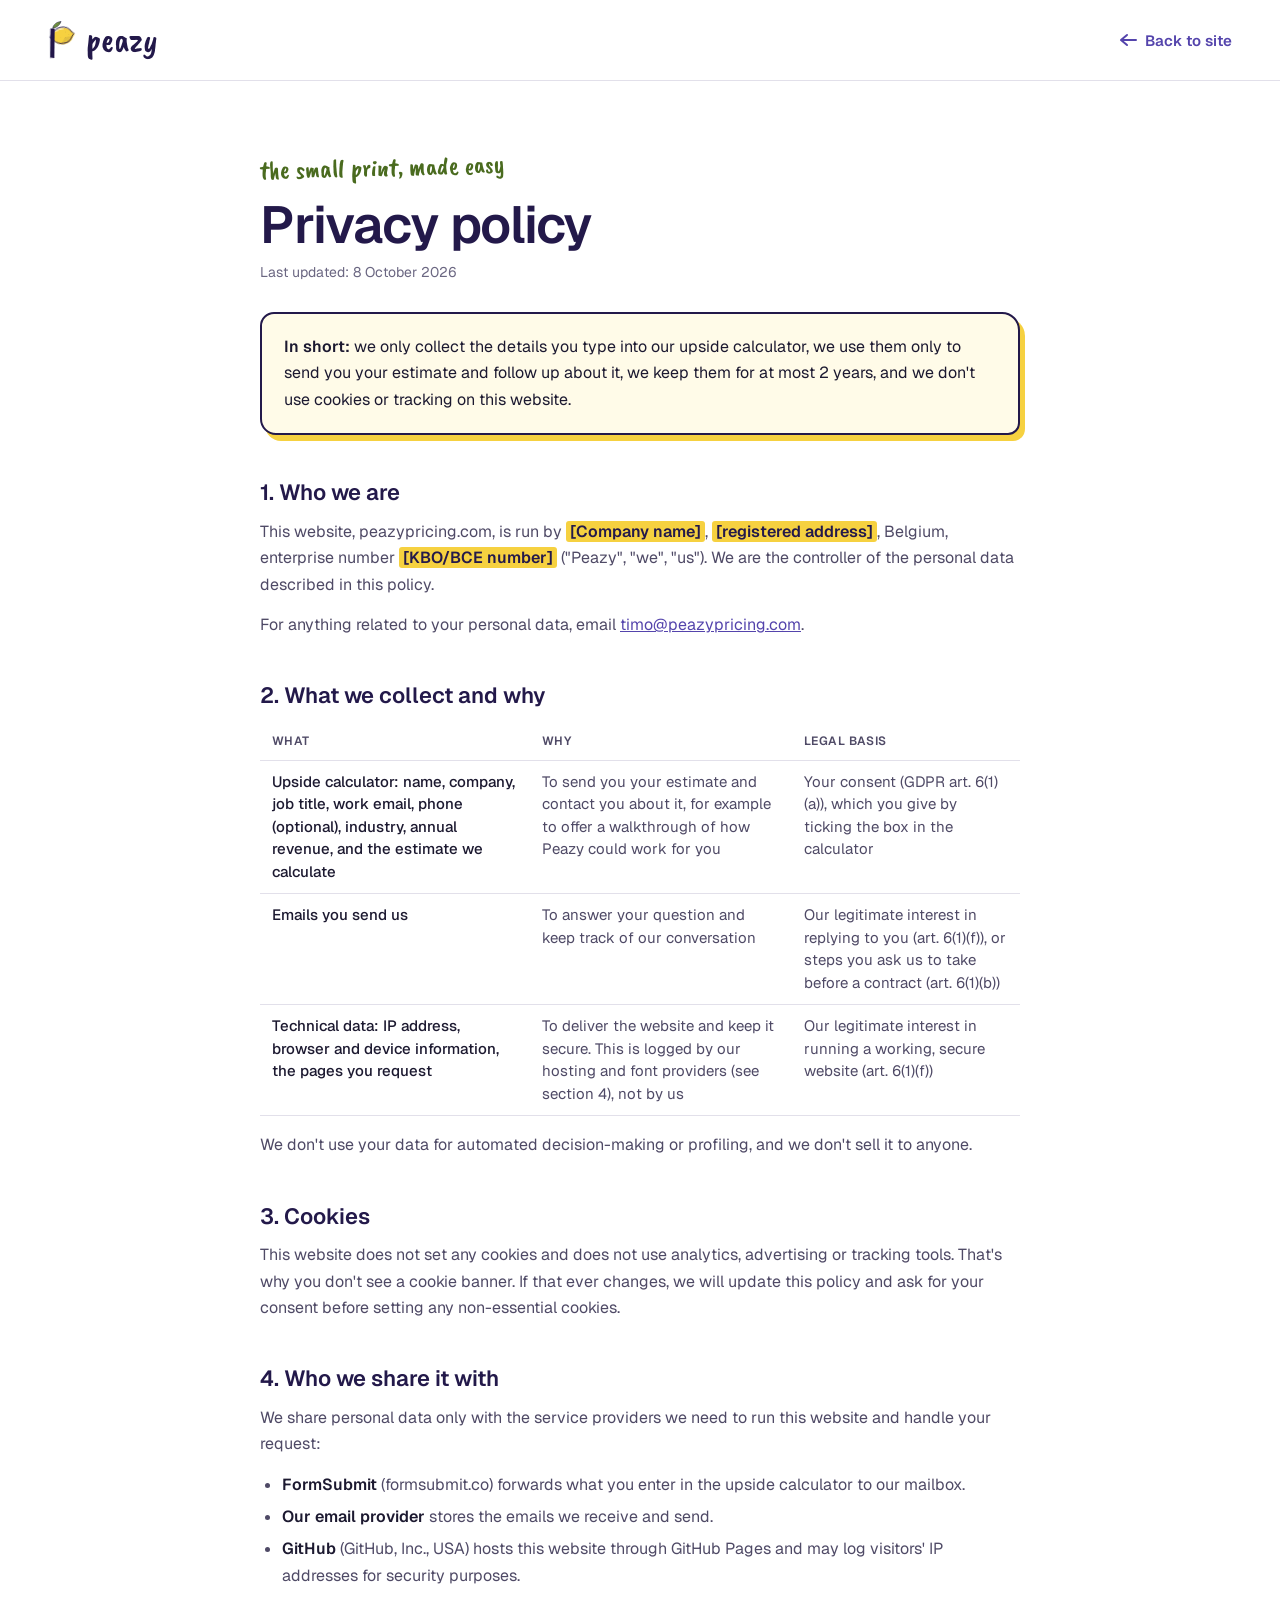
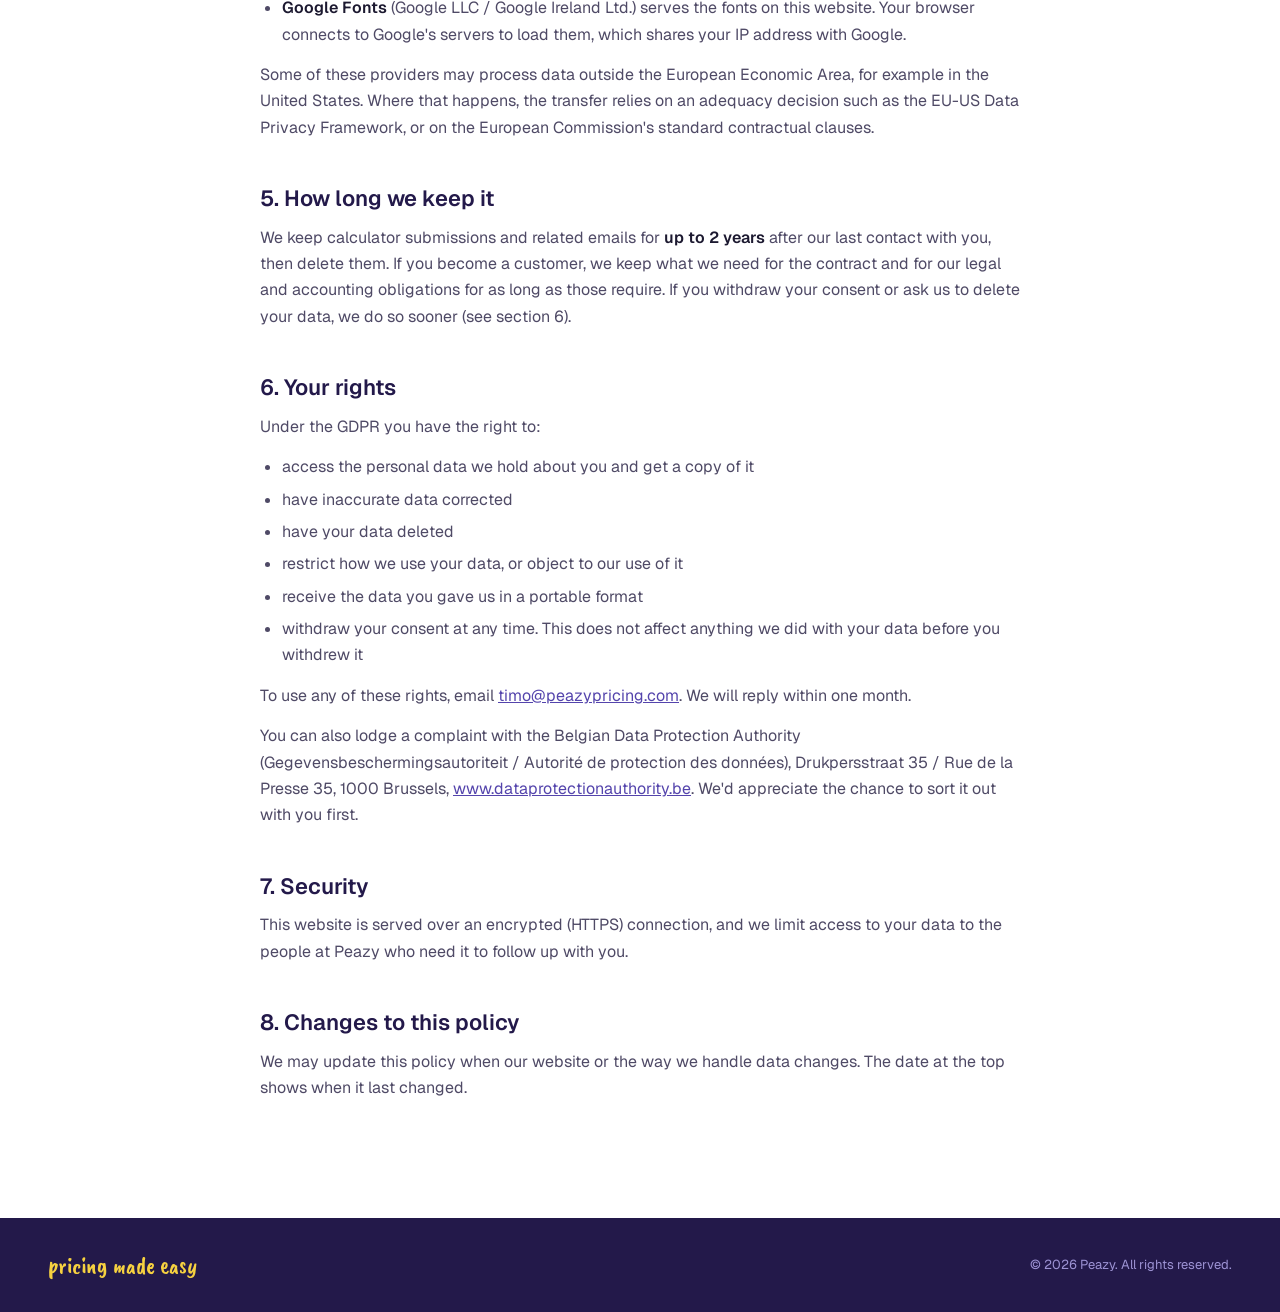
<file: privacy.html>
<!doctype html>
<html lang="en">
<head>
<meta charset="utf-8">
<meta name="viewport" content="width=device-width, initial-scale=1">
<title>Privacy policy · Peazy</title>
<meta name="description" content="How Peazy handles your personal data, and the choices you have.">
<meta name="robots" content="noindex">
<link rel="icon" type="image/svg+xml" href="peazy-mark.svg">
<link rel="preconnect" href="https://fonts.googleapis.com">
<link rel="stylesheet" href="https://fonts.googleapis.com/css2?family=Caveat+Brush&amp;family=Geist:wght@400;500;600;700&amp;display=swap">
<style>
body{margin:0;background:#FFFFFF;font-family:Geist,system-ui,-apple-system,'Segoe UI',sans-serif;color:#1C1930}
a{color:#5444AC}a:hover{color:#32286B}
a:focus-visible{outline:2px solid #6C5BC7;outline-offset:3px;border-radius:6px}
.pz-hand{font-family:'Caveat Brush','Segoe Print',cursive}
.pz-wrap{max-width:760px;margin:0 auto;padding:0 clamp(16px,4vw,48px)}
.pz-nav{max-width:1200px;margin:0 auto;padding:18px clamp(16px,4vw,48px);display:flex;align-items:center;justify-content:space-between;gap:16px}
.pz-doc{padding-top:clamp(40px,6vw,80px);padding-bottom:clamp(56px,8vw,104px)}
.pz-doc h1{margin:12px 0 8px;font-size:clamp(34px,4.4vw,52px);line-height:1.1;font-weight:600;letter-spacing:-0.02em;color:#23194A}
.pz-doc h2{margin:44px 0 12px;font-size:22px;line-height:1.25;font-weight:600;color:#23194A}
.pz-doc p,.pz-doc li{font-size:16px;line-height:1.65;color:#4F4A66}
.pz-doc p{margin:0 0 14px}
.pz-doc ul{margin:0 0 14px;padding-left:22px}
.pz-doc li{margin-bottom:6px}
.pz-doc strong{color:#1C1930;font-weight:600}
.pz-meta{font-size:14px !important;color:#6B6782 !important}
.pz-summary{margin:28px 0 8px;padding:20px 22px;background:#FFFBE8;border:2px solid #23194A;border-radius:14px 18px 12px 16px;box-shadow:5px 6px 0 #F6D140}
.pz-summary p{margin:0;color:#1C1930}
.pz-table{width:100%;border-collapse:collapse;margin:4px 0 16px;font-size:15px}
.pz-table th,.pz-table td{text-align:left;vertical-align:top;padding:10px 12px;border-bottom:1px solid #E2E0EA;line-height:1.5;color:#4F4A66}
.pz-table th{font-size:12px;text-transform:uppercase;letter-spacing:0.04em;color:#4F4A66;font-weight:600}
.pz-table td:first-child{color:#1C1930;font-weight:500}
.pz-todo{background:#F6D140;color:#23194A;padding:0 4px;border-radius:3px;font-weight:600}
@media (max-width:640px){
.pz-table thead{display:none}
.pz-table,.pz-table tbody,.pz-table tr,.pz-table td{display:block;width:100%;box-sizing:border-box}
.pz-table tr{padding:10px 0;border-bottom:1px solid #E2E0EA}
.pz-table td{border:0;padding:2px 0}
.pz-table td[data-l]::before{content:attr(data-l) ": ";font-weight:600;color:#1C1930}
}
</style>
</head>
<body>

<header style="border-bottom: 1px solid #E2E0EA;">
<nav aria-label="Main" class="pz-nav">
<a href="index.html" style="display: flex; align-items: center; gap: 10px; text-decoration: none; color: #23194A;">
<img src="peazy-mark.svg" alt="" style="height: 40px; width: auto; display: block;">
<span class="pz-hand" style="font-size: 34px; line-height: 1;">peazy</span>
</a>
<a href="index.html" style="display: inline-flex; align-items: center; gap: 8px; min-height: 44px; font-size: 15px; font-weight: 600; text-decoration: none;"><svg width="18" height="14" viewBox="0 0 18 14" aria-hidden="true"><path d="M17 7 H3 M8 2 L2 7 L8 12" fill="none" stroke="currentColor" stroke-width="2" stroke-linecap="round" stroke-linejoin="round"></path></svg>Back to site</a>
</nav>
</header>

<main class="pz-wrap pz-doc">
<p class="pz-hand" style="margin: 0; font-size: 26px; line-height: 1; color: #4A6B1F; transform: rotate(-1.5deg); transform-origin: left center;">the small print, made easy</p>
<h1>Privacy policy</h1>
<p class="pz-meta">Last updated: 8 October 2026</p>

<div class="pz-summary">
<p><strong>In short:</strong> we only collect the details you type into our upside calculator, we use them only to send you your estimate and follow up about it, we keep them for at most 2 years, and we don't use cookies or tracking on this website.</p>
</div>

<h2>1. Who we are</h2>
<p>This website, peazypricing.com, is run by <span class="pz-todo">[Company name]</span>, <span class="pz-todo">[registered address]</span>, Belgium, enterprise number <span class="pz-todo">[KBO/BCE number]</span> ("Peazy", "we", "us"). We are the controller of the personal data described in this policy.</p>
<p>For anything related to your personal data, email <a href="mailto:timo@peazypricing.com">timo@peazypricing.com</a>.</p>

<h2>2. What we collect and why</h2>
<table class="pz-table">
<thead><tr><th>What</th><th>Why</th><th>Legal basis</th></tr></thead>
<tbody>
<tr>
<td>Upside calculator: name, company, job title, work email, phone (optional), industry, annual revenue, and the estimate we calculate</td>
<td data-l="Why">To send you your estimate and contact you about it, for example to offer a walkthrough of how Peazy could work for you</td>
<td data-l="Legal basis">Your consent (GDPR art. 6(1)(a)), which you give by ticking the box in the calculator</td>
</tr>
<tr>
<td>Emails you send us</td>
<td data-l="Why">To answer your question and keep track of our conversation</td>
<td data-l="Legal basis">Our legitimate interest in replying to you (art. 6(1)(f)), or steps you ask us to take before a contract (art. 6(1)(b))</td>
</tr>
<tr>
<td>Technical data: IP address, browser and device information, the pages you request</td>
<td data-l="Why">To deliver the website and keep it secure. This is logged by our hosting and font providers (see section 4), not by us</td>
<td data-l="Legal basis">Our legitimate interest in running a working, secure website (art. 6(1)(f))</td>
</tr>
</tbody>
</table>
<p>We don't use your data for automated decision-making or profiling, and we don't sell it to anyone.</p>

<h2>3. Cookies</h2>
<p>This website does not set any cookies and does not use analytics, advertising or tracking tools. That's why you don't see a cookie banner. If that ever changes, we will update this policy and ask for your consent before setting any non-essential cookies.</p>

<h2>4. Who we share it with</h2>
<p>We share personal data only with the service providers we need to run this website and handle your request:</p>
<ul>
<li><strong>FormSubmit</strong> (formsubmit.co) forwards what you enter in the upside calculator to our mailbox.</li>
<li><strong>Our email provider</strong> stores the emails we receive and send.</li>
<li><strong>GitHub</strong> (GitHub, Inc., USA) hosts this website through GitHub Pages and may log visitors' IP addresses for security purposes.</li>
<li><strong>Google Fonts</strong> (Google LLC / Google Ireland Ltd.) serves the fonts on this website. Your browser connects to Google's servers to load them, which shares your IP address with Google.</li>
</ul>
<p>Some of these providers may process data outside the European Economic Area, for example in the United States. Where that happens, the transfer relies on an adequacy decision such as the EU-US Data Privacy Framework, or on the European Commission's standard contractual clauses.</p>

<h2>5. How long we keep it</h2>
<p>We keep calculator submissions and related emails for <strong>up to 2 years</strong> after our last contact with you, then delete them. If you become a customer, we keep what we need for the contract and for our legal and accounting obligations for as long as those require. If you withdraw your consent or ask us to delete your data, we do so sooner (see section 6).</p>

<h2>6. Your rights</h2>
<p>Under the GDPR you have the right to:</p>
<ul>
<li>access the personal data we hold about you and get a copy of it</li>
<li>have inaccurate data corrected</li>
<li>have your data deleted</li>
<li>restrict how we use your data, or object to our use of it</li>
<li>receive the data you gave us in a portable format</li>
<li>withdraw your consent at any time. This does not affect anything we did with your data before you withdrew it</li>
</ul>
<p>To use any of these rights, email <a href="mailto:timo@peazypricing.com">timo@peazypricing.com</a>. We will reply within one month.</p>
<p>You can also lodge a complaint with the Belgian Data Protection Authority (Gegevensbeschermingsautoriteit / Autorité de protection des données), Drukpersstraat 35 / Rue de la Presse 35, 1000 Brussels, <a href="https://www.dataprotectionauthority.be">www.dataprotectionauthority.be</a>. We'd appreciate the chance to sort it out with you first.</p>

<h2>7. Security</h2>
<p>This website is served over an encrypted (HTTPS) connection, and we limit access to your data to the people at Peazy who need it to follow up with you.</p>

<h2>8. Changes to this policy</h2>
<p>We may update this policy when our website or the way we handle data changes. The date at the top shows when it last changed.</p>
</main>

<footer style="background: #23194A; color: #C9C1F0;">
<div style="max-width: 1200px; margin: 0 auto; padding: 32px clamp(16px, 4vw, 48px); display: flex; flex-wrap: wrap; align-items: center; justify-content: space-between; gap: 16px;">
<p class="pz-hand" style="margin: 0; font-size: 24px; color: #F6D140;">pricing made easy</p>
<p style="margin: 0; font-size: 13px; color: #9D93D4;">© 2026 Peazy. All rights reserved.</p>
</div>
</footer>

</body>
</html>
</file>
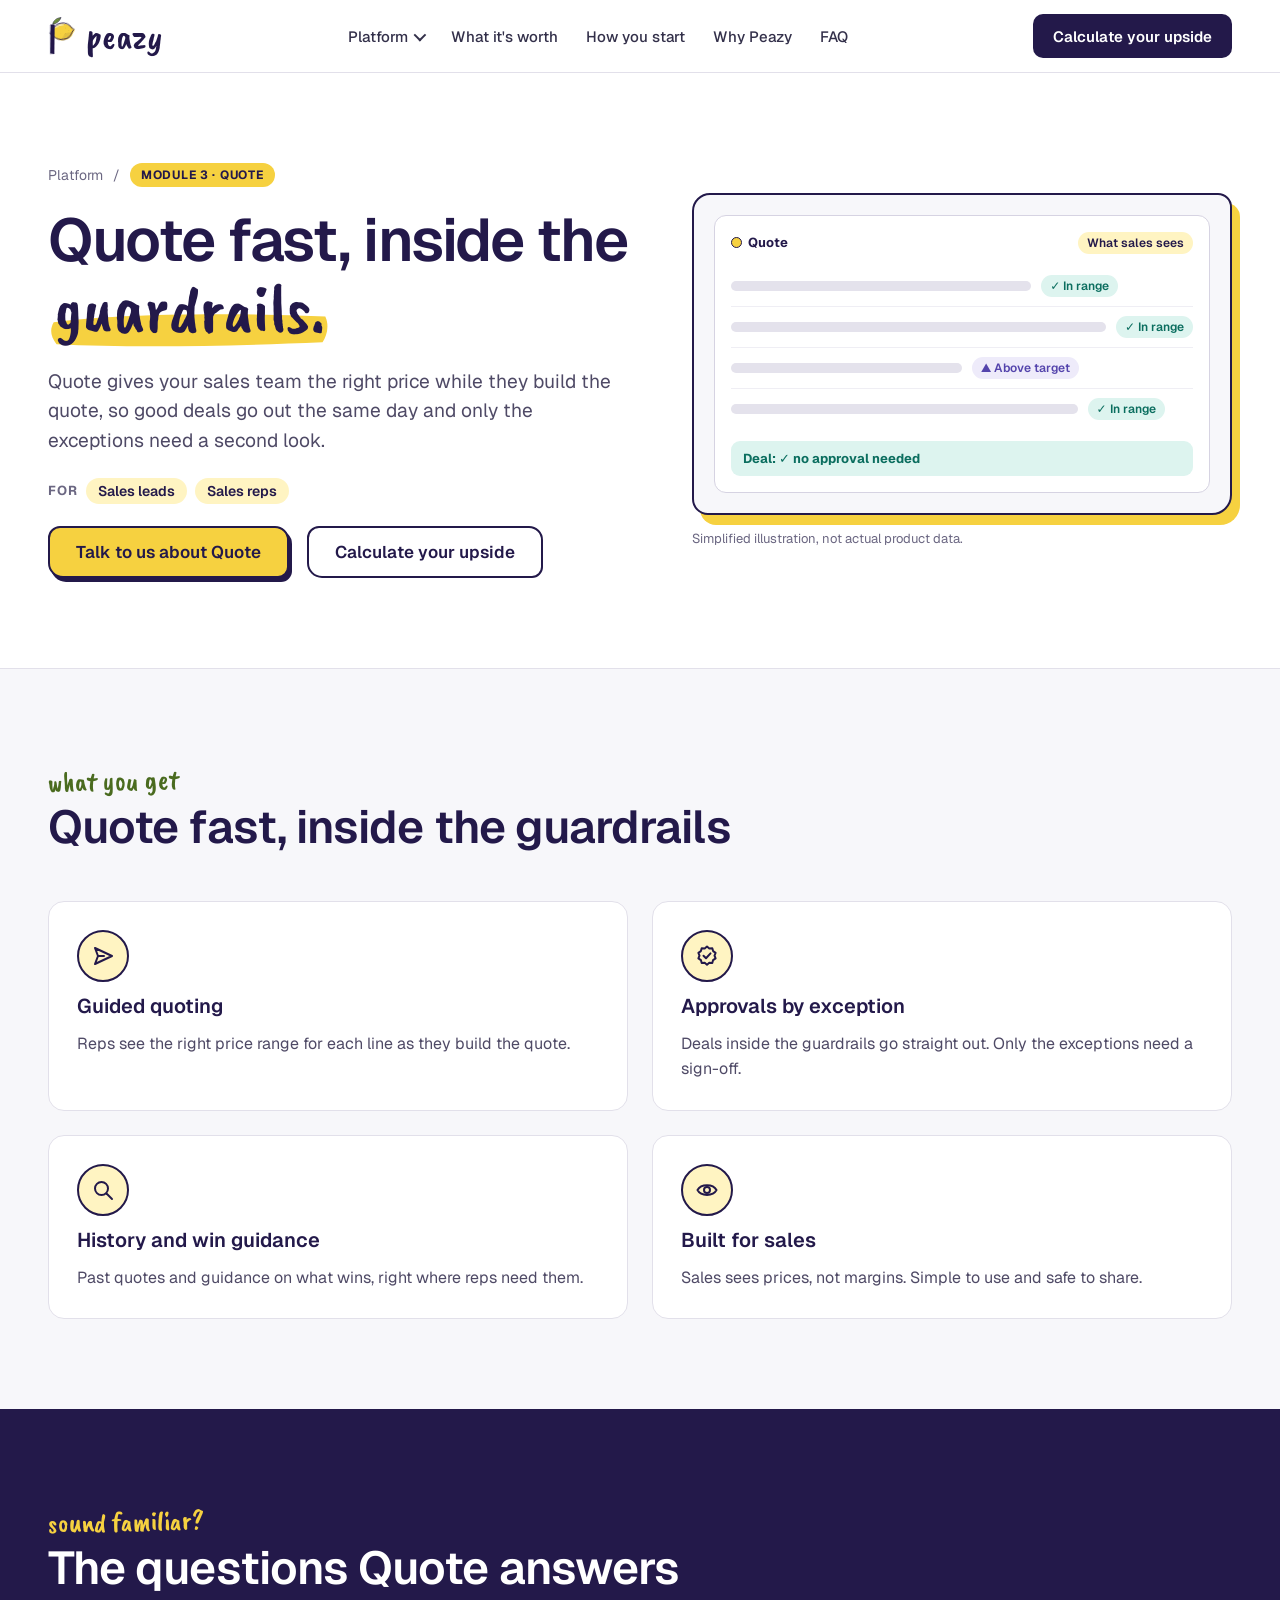
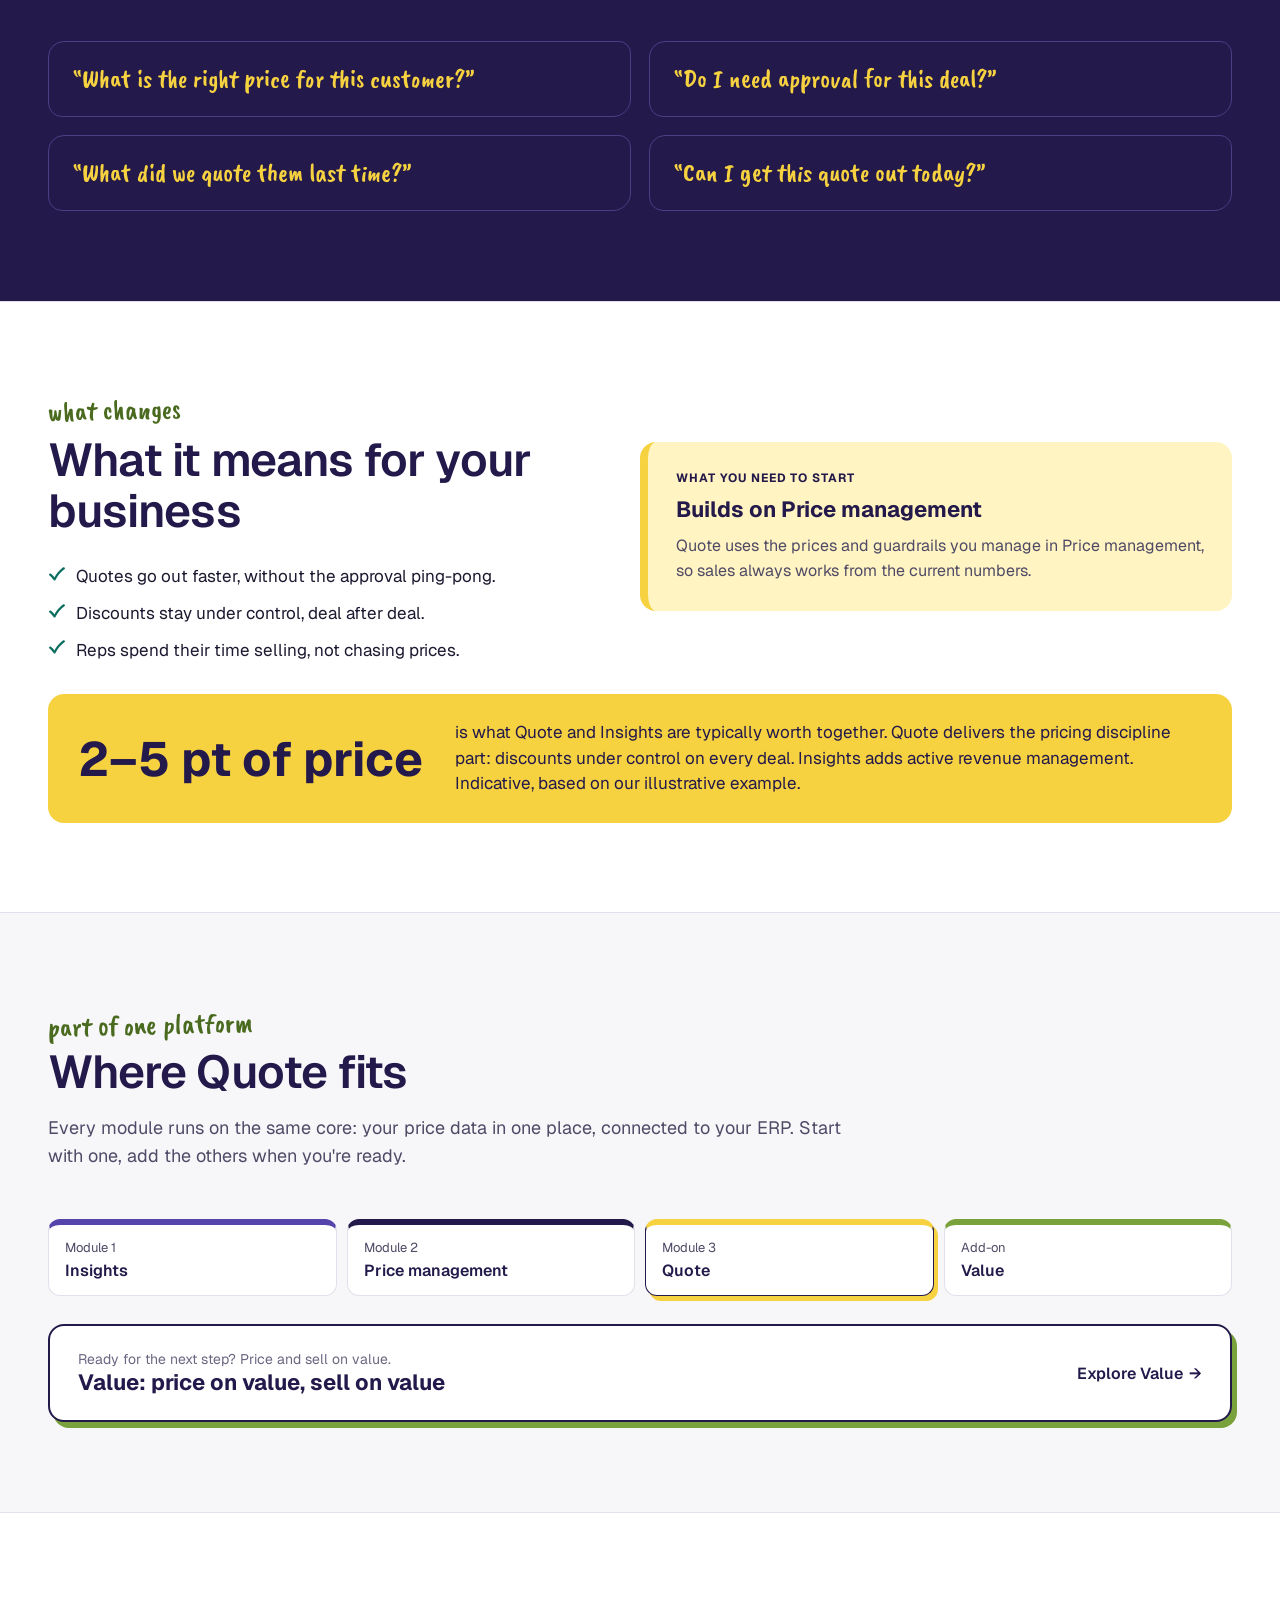
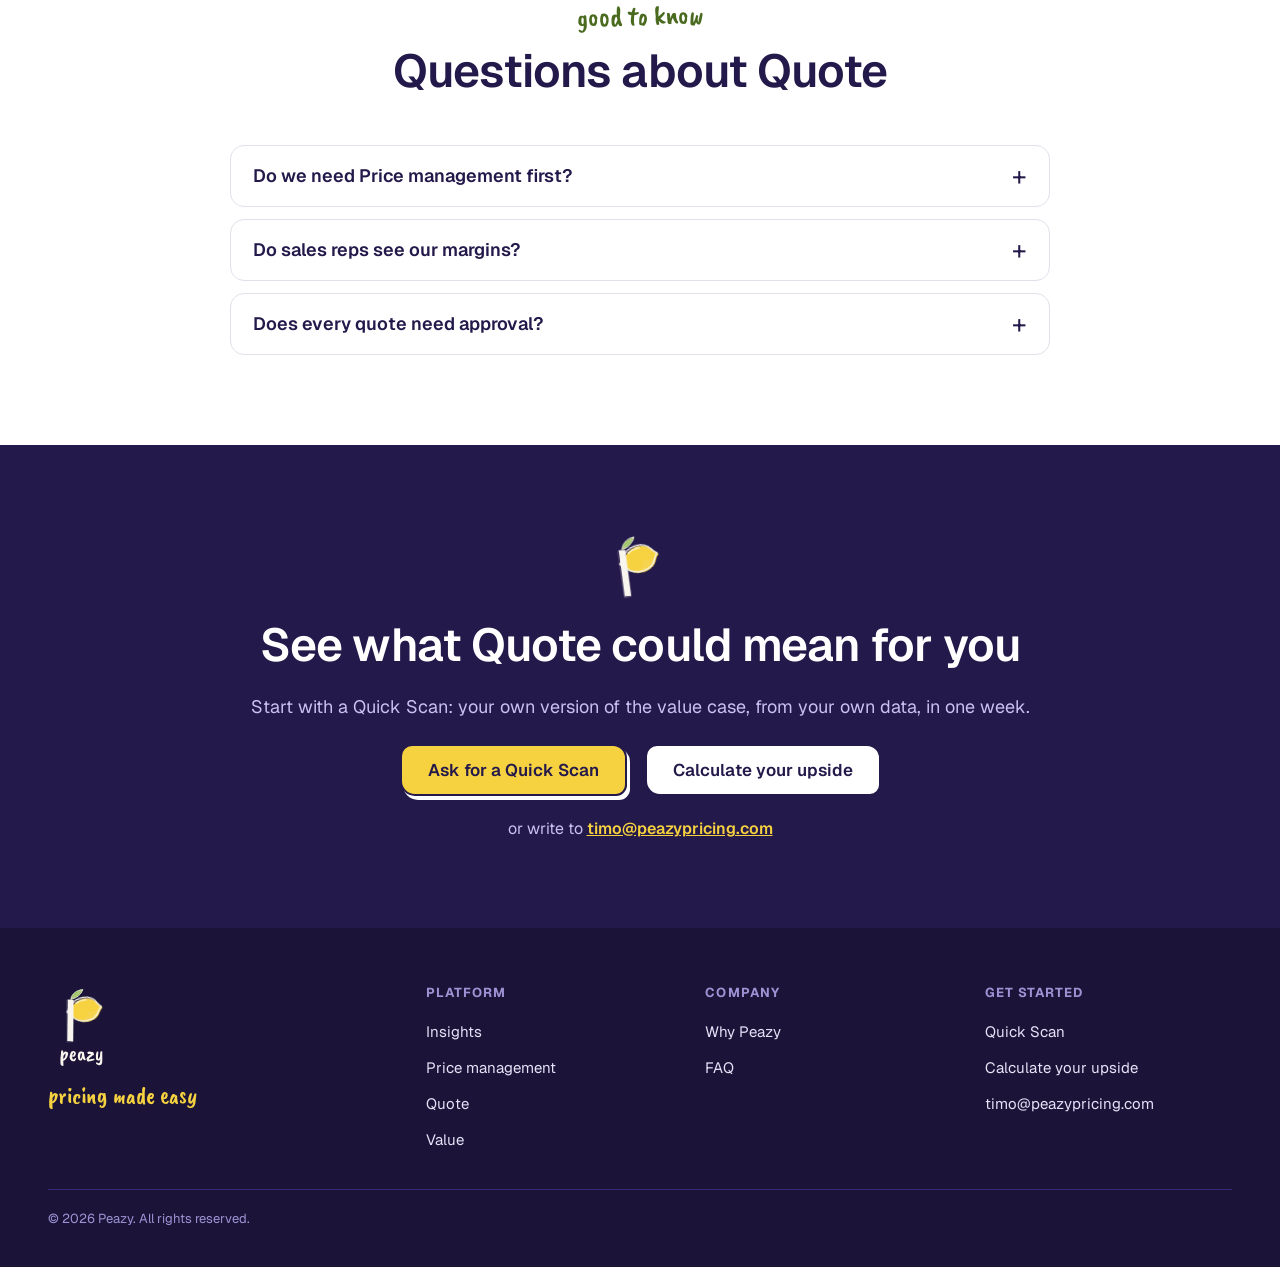
<file: quote.html>
<!doctype html>
<html lang="en">
<head>
<meta charset="utf-8">
<meta name="viewport" content="width=device-width, initial-scale=1">
<title>Quote · Peazy</title>
<meta name="description" content="Quote: quote fast, inside the guardrails. Help sales quote quickly and with confidence.">
<meta property="og:title" content="Quote · Peazy">
<meta property="og:description" content="Quote: quote fast, inside the guardrails. Help sales quote quickly and with confidence.">
<link rel="icon" type="image/svg+xml" href="peazy-mark.svg">
<link rel="preconnect" href="https://fonts.googleapis.com">
<link rel="stylesheet" href="https://fonts.googleapis.com/css2?family=Caveat+Brush&amp;family=Geist:wght@400;500;600;700&amp;display=swap">
<link rel="stylesheet" href="site.css">
</head>
<body>
<svg width="0" height="0" style="position:absolute" aria-hidden="true" focusable="false"><defs>
<symbol id="i-bars" viewBox="0 0 24 24"><path d="M4 20 H20 M7 20 V13 M12 20 V7 M17 20 V10"/></symbol>
<symbol id="i-gear" viewBox="0 0 24 24"><circle cx="12" cy="12" r="3"/><path d="M12 3 V6 M12 18 V21 M3 12 H6 M18 12 H21 M5.6 5.6 L7.8 7.8 M16.2 16.2 L18.4 18.4 M5.6 18.4 L7.8 16.2 M16.2 7.8 L18.4 5.6"/></symbol>
<symbol id="i-send" viewBox="0 0 24 24"><path d="M4 4 L21 12 L4 20 L7 12 Z M7 12 H13"/></symbol>
<symbol id="i-bulb" viewBox="0 0 24 24"><path d="M9 17 C 9 14, 6 13, 6 9.5 A6 6 0 0 1 18 9.5 C 18 13, 15 14, 15 17 Z M10 21 H14"/></symbol>
<symbol id="i-search" viewBox="0 0 24 24"><circle cx="10.5" cy="10.5" r="6.5"/><path d="M15.5 15.5 L21 21"/></symbol>
<symbol id="i-alert" viewBox="0 0 24 24"><path d="M12 3.5 L21.5 20 H2.5 Z M12 10 V14.5 M12 17.3 V17.4"/></symbol>
<symbol id="i-chat" viewBox="0 0 24 24"><path d="M4 18.5 L5.2 15 A8 8 0 1 1 8.5 18.6 Z"/><path d="M8.5 11.5 C 9.5 10, 10.5 13, 12 11.5 S 14.5 13, 15.5 11.5"/></symbol>
<symbol id="i-badge" viewBox="0 0 24 24"><path d="M12 2.5 L14.3 4.4 L17.3 4.2 L18.1 7.1 L20.6 8.8 L19.5 11.6 L20.6 14.4 L18.1 16.1 L17.3 19 L14.3 18.8 L12 20.7 L9.7 18.8 L6.7 19 L5.9 16.1 L3.4 14.4 L4.5 11.6 L3.4 8.8 L5.9 7.1 L6.7 4.2 L9.7 4.4 Z"/><path d="M8.5 11.8 L11 14.2 L15.5 9.4"/></symbol>
<symbol id="i-trend" viewBox="0 0 24 24"><rect x="3.5" y="5" width="17" height="15" rx="2"/><path d="M8 3 V7 M16 3 V7 M7 16 L10.5 12.5 L13 14.5 L17 10.5"/></symbol>
<symbol id="i-db" viewBox="0 0 24 24"><ellipse cx="12" cy="6" rx="7" ry="3"/><path d="M5 6 V18 C 5 19.7, 8 21, 12 21 S 19 19.7, 19 18 V6 M5 12 C 5 13.7, 8 15, 12 15 S 19 13.7, 19 12"/></symbol>
<symbol id="i-lock" viewBox="0 0 24 24"><rect x="5" y="10.5" width="14" height="10" rx="2"/><path d="M8.5 10.5 V7.5 A3.5 3.5 0 0 1 15.5 7.5 V10.5 M12 14.5 V16.5"/></symbol>
<symbol id="i-star" viewBox="0 0 24 24"><path d="M12 3.5 L14.6 9 L20.5 9.7 L16.1 13.8 L17.3 19.7 L12 16.8 L6.7 19.7 L7.9 13.8 L3.5 9.7 L9.4 9 Z"/></symbol>
<symbol id="i-bolt" viewBox="0 0 24 24"><path d="M13 2.5 L5 13.5 H11.5 L10.5 21.5 L19 10 H12.5 Z"/></symbol>
<symbol id="i-people" viewBox="0 0 24 24"><circle cx="8" cy="8" r="3"/><circle cx="16.5" cy="9" r="2.5"/><path d="M2.5 20 C 3 15.5, 13 15.5, 13.5 20"/><path d="M14 15 C 17 14.3, 21.3 15.5, 21.5 19"/></symbol>
<symbol id="i-link" viewBox="0 0 24 24"><path d="M10 14 A4 4 0 0 0 15.7 14 L19 10.7 A4 4 0 0 0 13.3 5 L12 6.3 M14 10 A4 4 0 0 0 8.3 10 L5 13.3 A4 4 0 0 0 10.7 19 L12 17.7"/></symbol>
<symbol id="i-clock" viewBox="0 0 24 24"><circle cx="12" cy="12" r="8.5"/><path d="M12 7 V12 L15.5 14"/></symbol>
<symbol id="i-eye" viewBox="0 0 24 24"><path d="M2.5 12 C 6 5.5, 18 5.5, 21.5 12 C 18 18.5, 6 18.5, 2.5 12 Z"/><circle cx="12" cy="12" r="3"/></symbol>
</defs></svg>
<div class="pz-page">
<header>
<nav aria-label="Main" class="pz-nav">
<a href="index.html" class="pz-logo"><img src="peazy-mark.svg" alt=""><span class="hand">peazy</span></a>
<div class="pz-navlinks" id="pz-navlinks">
<div class="pz-dd"><button type="button" aria-expanded="false" aria-controls="pz-dd-panel">Platform</button>
<div class="pz-dd-panel" id="pz-dd-panel">
<a href="insights.html" class="a-insights"><span class="ic "><svg class="icon"><use href="#i-bars"/></svg></span><span><b>Insights</b><small>See where margin leaked, and act before it leaks again.</small></span></a>
<a href="price-management.html" class="a-pm"><span class="ic "><svg class="icon"><use href="#i-gear"/></svg></span><span><b>Price management</b><small>Keep every price right as costs and contracts change.</small></span></a>
<a href="quote.html" class="a-quote"><span class="ic "><svg class="icon"><use href="#i-send"/></svg></span><span><b>Quote</b><small>Help sales quote quickly and with confidence.</small></span></a>
<a href="value.html" class="a-value"><span class="ic "><svg class="icon"><use href="#i-bulb"/></svg></span><span><b>Value</b><small>Price and sell on what your offer is worth.</small></span></a>
<a href="index.html#platform" class="all"><span>Platform overview</span><span aria-hidden="true">→</span></a>
</div></div>
<a href="index.html#worth">What it's worth</a>
<a href="index.html#start">How you start</a>
<a href="index.html#why">Why Peazy</a>
<a href="index.html#faq">FAQ</a>
</div>
<div class="pz-nav-right">
<a href="index.html#calculator" class="pz-nav-cta"><span class="pz-cta-long">Calculate your upside</span><span class="pz-cta-short">Your upside</span></a>
<button type="button" class="pz-menu-btn" aria-label="Menu" aria-expanded="false" aria-controls="pz-navlinks"><svg width="22" height="18" viewBox="0 0 22 18" aria-hidden="true"><path d="M2 3 C 8 2, 14 4, 20 3 M2 9 C 8 10, 14 8, 20 9 M2 15 C 8 14, 14 16, 20 15" fill="none" stroke="currentColor" stroke-width="2.2" stroke-linecap="round"></path></svg></button>
</div>
</nav>
</header>

<section id="top" class="a-quote">
<div class="wrap mhero">
<div class="mhero-text">
<p class="crumb"><a href="index.html#platform">Platform</a><span aria-hidden="true">/</span><span class="pill m">Module 3 · Quote</span></p>
<h1>Quote fast, inside the <span class="hl">guardrails.</span></h1>
<p class="hero-sub">Quote gives your sales team the right price while they build the quote, so good deals go out the same day and only the exceptions need a second look.</p>
<p class="for">FOR <span>Sales leads</span><span>Sales reps</span></p>
<div class="ctas">
<a href="mailto:timo@peazypricing.com?subject=Peazy%20Quote" class="btn btn-lemon">Talk to us about Quote</a>
<a href="index.html#calculator" class="btn btn-ghost">Calculate your upside</a>
</div>
</div>
<div class="mhero-vis"><div class="glimpse"><div class="mock a-quote" aria-hidden="true">
<div class="mock-h"><span>Quote</span><i class="chipx lem">What sales sees</i></div>
<div class="rows"><div><span class="sk" style="max-width:65%"></span><i class="chipx ok">✓ In range</i></div><div><span class="sk"></span><i class="chipx ok">✓ In range</i></div><div><span class="sk" style="max-width:50%"></span><i class="chipx info">▲ Above target</i></div><div><span class="sk" style="max-width:75%"></span><i class="chipx ok">✓ In range</i></div></div>
<div class="mock-f ok">Deal: ✓ no approval needed</div>
</div></div><p class="cap" style="margin-top:14px">Simplified illustration, not actual product data.</p></div>
</div>
</section>

<section class="sec-grey a-quote">
<div class="wrap">
<div class="head">
<p class="eyebrow">what you get</p>
<h2>Quote fast, inside the guardrails</h2>
</div>
<div class="g2">
<div class="card"><span class="ic "><svg class="icon"><use href="#i-send"/></svg></span><h3>Guided quoting</h3><p>Reps see the right price range for each line as they build the quote.</p></div>
<div class="card"><span class="ic "><svg class="icon"><use href="#i-badge"/></svg></span><h3>Approvals by exception</h3><p>Deals inside the guardrails go straight out. Only the exceptions need a sign-off.</p></div>
<div class="card"><span class="ic "><svg class="icon"><use href="#i-search"/></svg></span><h3>History and win guidance</h3><p>Past quotes and guidance on what wins, right where reps need them.</p></div>
<div class="card"><span class="ic "><svg class="icon"><use href="#i-eye"/></svg></span><h3>Built for sales</h3><p>Sales sees prices, not margins. Simple to use and safe to share.</p></div>
</div>
</div>
</section>

<section class="sec-ink">
<div class="wrap">
<div class="head">
<p class="eyebrow">sound familiar?</p>
<h2>The questions Quote answers</h2>
</div>
<ul class="qs"><li>“What is the right price for this customer?”</li><li>“Do I need approval for this deal?”</li><li>“What did we quote them last time?”</li><li>“Can I get this quote out today?”</li></ul>
</div>
</section>

<section class="sec-white a-quote">
<div class="wrap">
<div class="split">
<div>
<div class="head" style="margin-bottom:28px">
<p class="eyebrow">what changes</p>
<h2>What it means for your business</h2>
</div>
<ul class="ticks"><li>Quotes go out faster, without the approval ping-pong.</li><li>Discounts stay under control, deal after deal.</li><li>Reps spend their time selling, not chasing prices.</li></ul>
</div>
<div class="startbox"><small>What you need to start</small><b>Builds on Price management</b><p>Quote uses the prices and guardrails you manage in Price management, so sales always works from the current numbers.</p></div>
</div>
<div class="proof" style="margin-top:32px"><strong>2–5 pt of price</strong><p>is what Quote and Insights are typically worth together. Quote delivers the pricing discipline part: discounts under control on every deal. Insights adds active revenue management. Indicative, based on our illustrative example.</p></div>
</div>
</section>

<section class="sec-grey">
<div class="wrap">
<div class="head">
<p class="eyebrow">part of one platform</p>
<h2>Where Quote fits</h2>
<p class="lede">Every module runs on the same core: your price data in one place, connected to your ERP. Start with one, add the others when you're ready.</p>
</div>
<div class="path"><a href="insights.html" class="a-insights"><small>Module 1</small>Insights</a><a href="price-management.html" class="a-pm"><small>Module 2</small>Price management</a><a href="quote.html" class="a-quote cur" aria-current="page"><small>Module 3</small>Quote</a><a href="value.html" class="a-value"><small>Add-on</small>Value</a></div>
<a class="nextmod a-value" href="value.html" style="margin-top:28px"><span><small>Ready for the next step? Price and sell on value.</small><b>Value: price on value, sell on value</b></span><span class="link-arrow">Explore Value</span></a>
</div>
</section>

<section id="faq" class="sec-white">
<div class="wrap">
<div class="head c">
<p class="eyebrow">good to know</p>
<h2>Questions about Quote</h2>
</div>
<div class="faq">
<details><summary>Do we need Price management first?</summary><p>Yes. Quote builds on the prices and guardrails you manage in Price management.</p></details>
<details><summary>Do sales reps see our margins?</summary><p>No. Sales sees prices and whether a deal is in range, not margins.</p></details>
<details><summary>Does every quote need approval?</summary><p>No. Deals inside the guardrails need no approval. Only exceptions are routed for sign-off.</p></details>
</div>
</div>
</section>

<section id="contact" class="sec-ink">
<div class="wrap band">
<img src="peazy-mark-reversed.svg" alt="">
<h2>See what Quote could mean for you</h2>
<p class="lede">Start with a Quick Scan: your own version of the value case, from your own data, in one week.</p>
<div class="ctas" style="justify-content:center">
<a href="mailto:timo@peazypricing.com?subject=Quick%20Scan" class="btn btn-lemon">Ask for a Quick Scan</a>
<a href="index.html#calculator" class="btn btn-ghost">Calculate your upside</a>
</div>
<p class="alt">or write to <a href="mailto:timo@peazypricing.com">timo@peazypricing.com</a></p>
</div>
</section>
<footer>
<div class="foot">
<div class="foot-brand"><img src="peazy-lockup-reversed.svg" alt="Peazy"><p class="hand">pricing made easy</p></div>
<div><h4>Platform</h4><nav aria-label="Platform"><a href="insights.html">Insights</a><a href="price-management.html">Price management</a><a href="quote.html">Quote</a><a href="value.html">Value</a></nav></div>
<div><h4>Company</h4><nav aria-label="Company"><a href="index.html#why">Why Peazy</a><a href="index.html#faq">FAQ</a></nav></div>
<div><h4>Get started</h4><nav aria-label="Get started"><a href="index.html#start">Quick Scan</a><a href="index.html#calculator">Calculate your upside</a><a href="mailto:timo@peazypricing.com">timo@peazypricing.com</a></nav></div>
<small>© 2026 Peazy. All rights reserved.</small>
</div>
</footer>
</div>
<script src="site.js"></script>
</body>
</html>
</file>
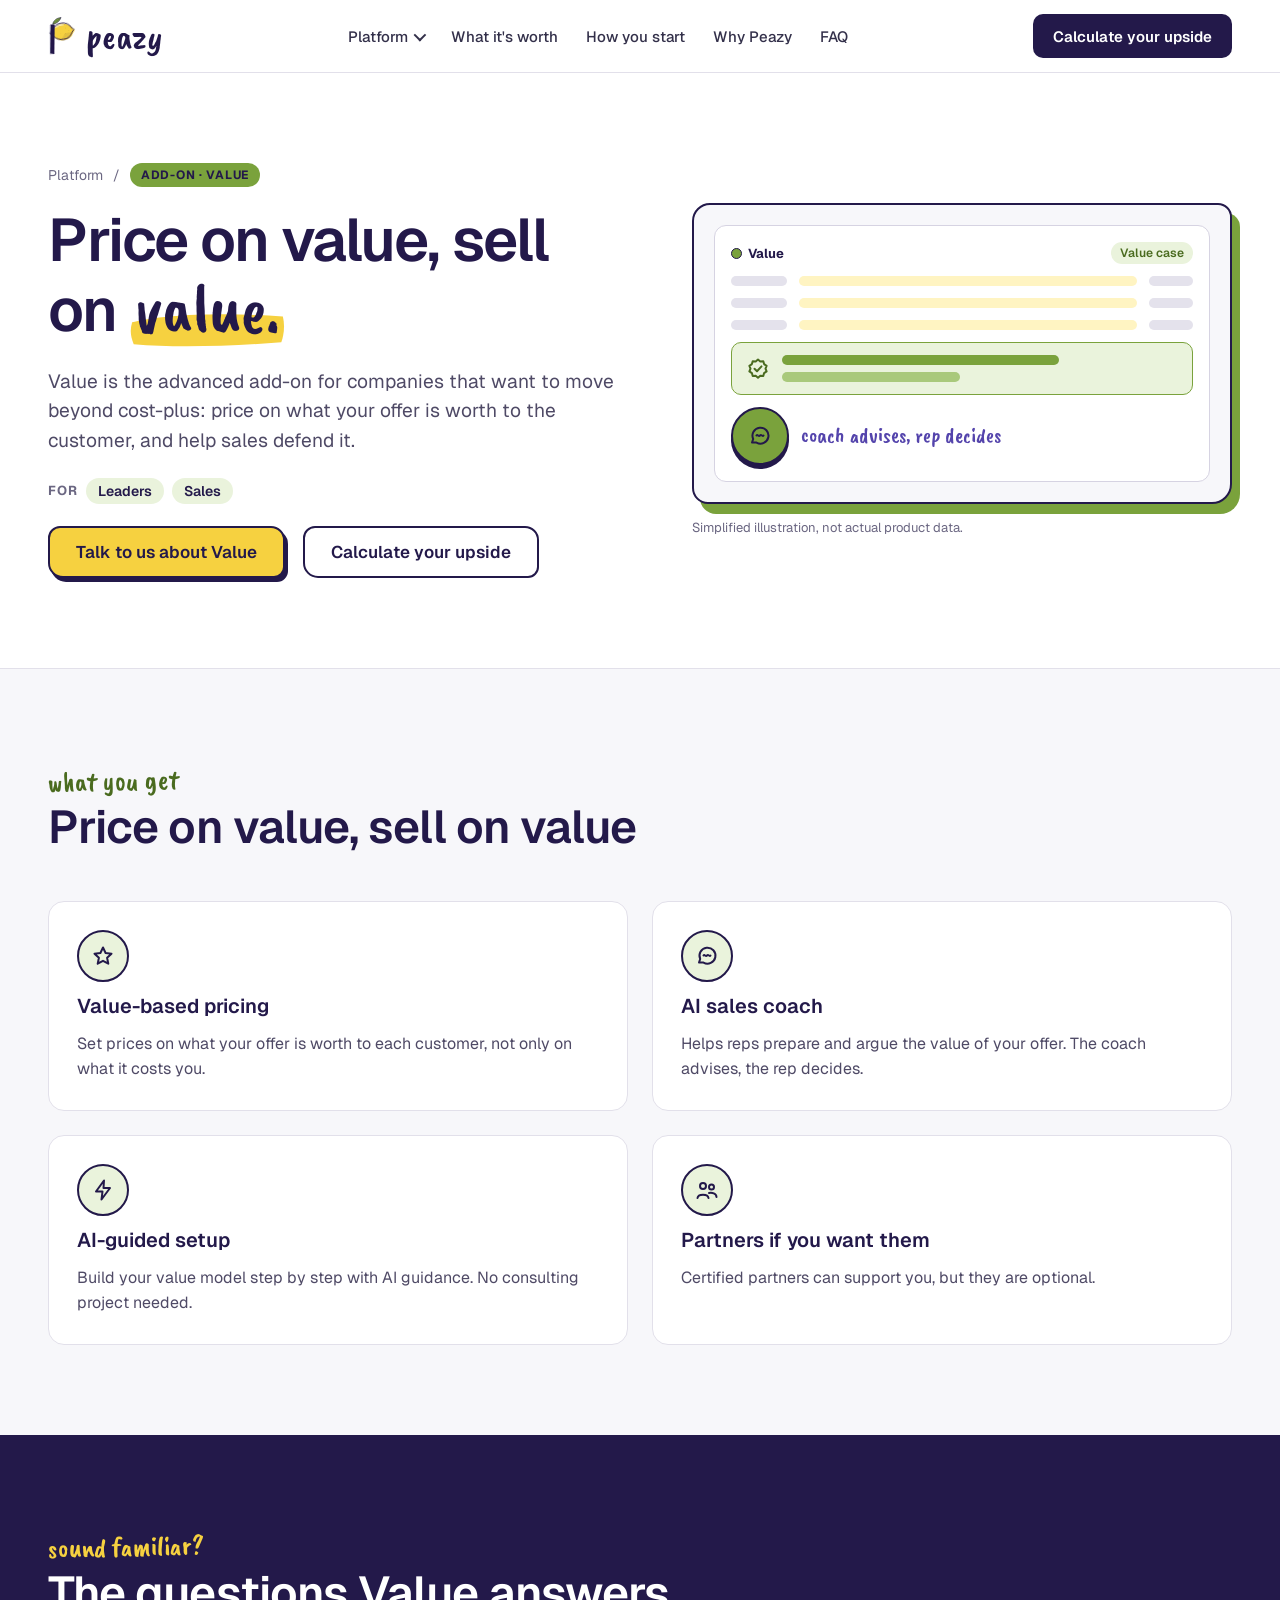
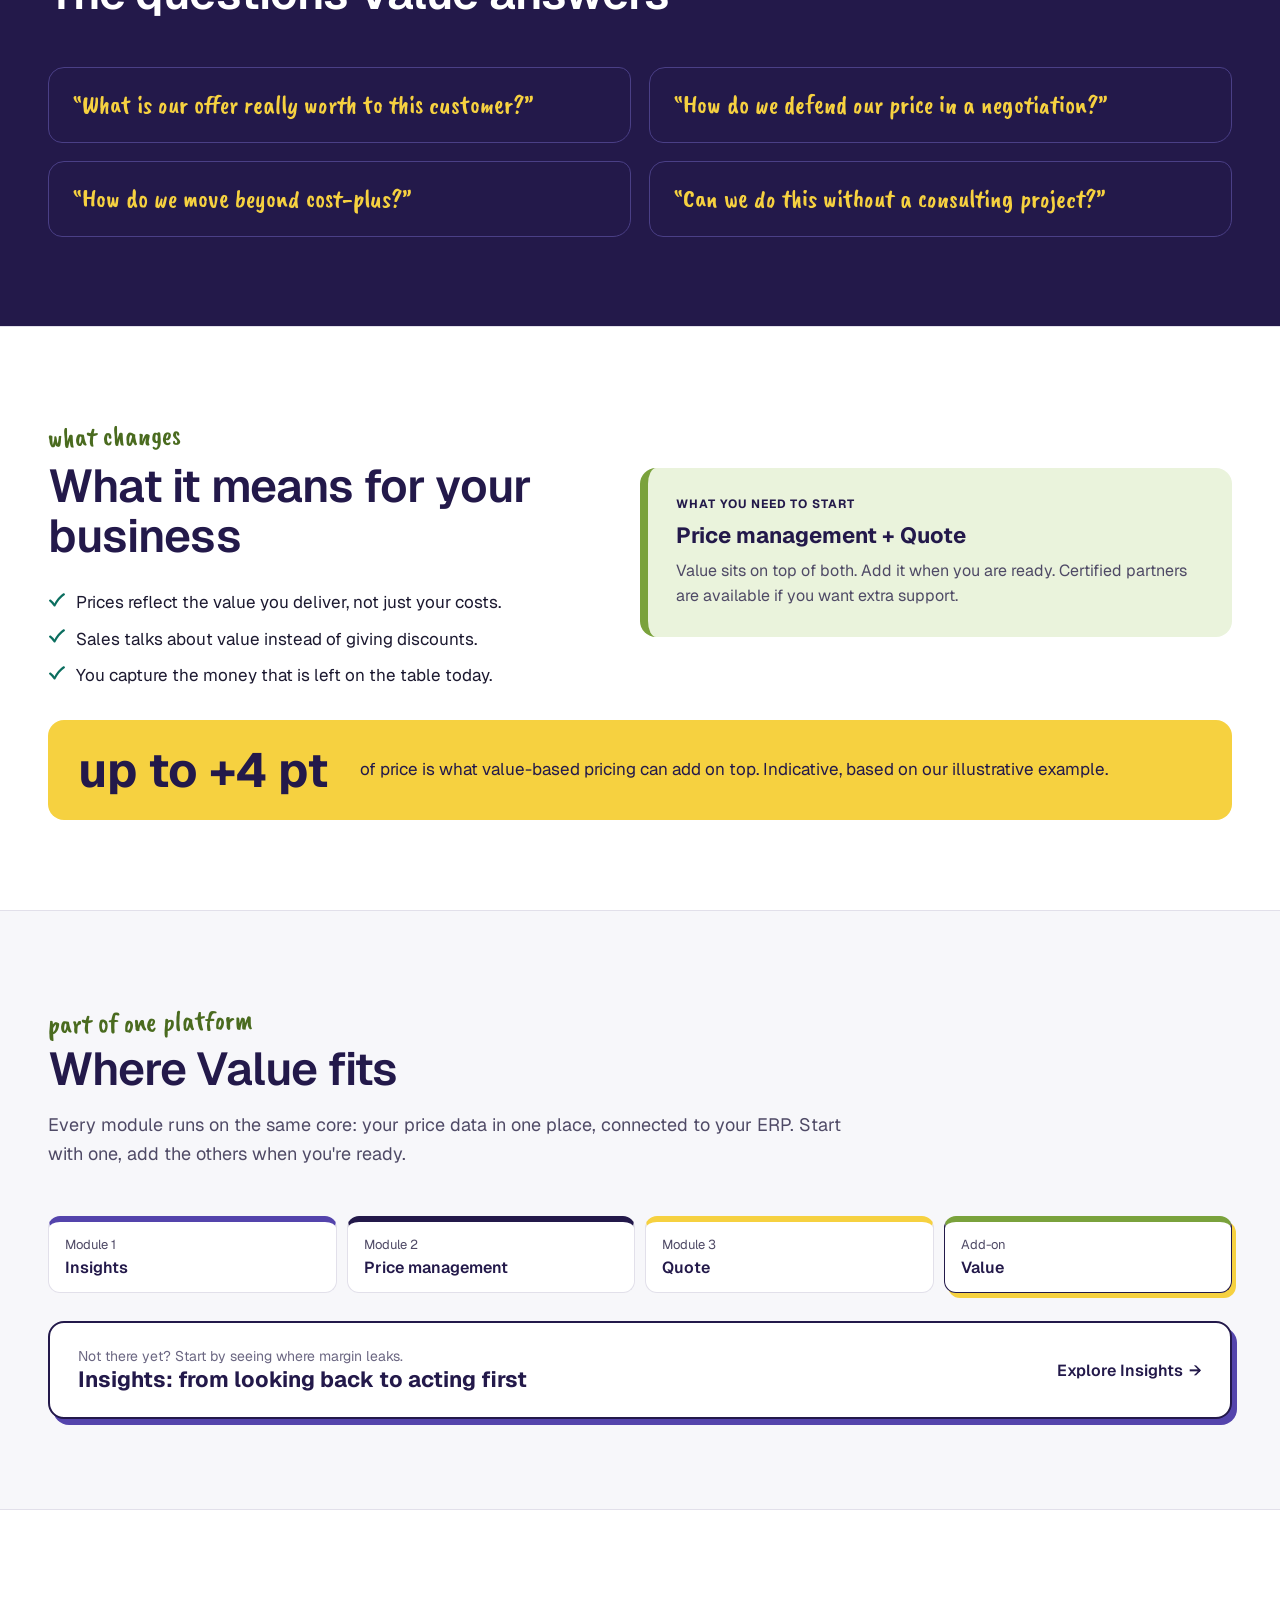
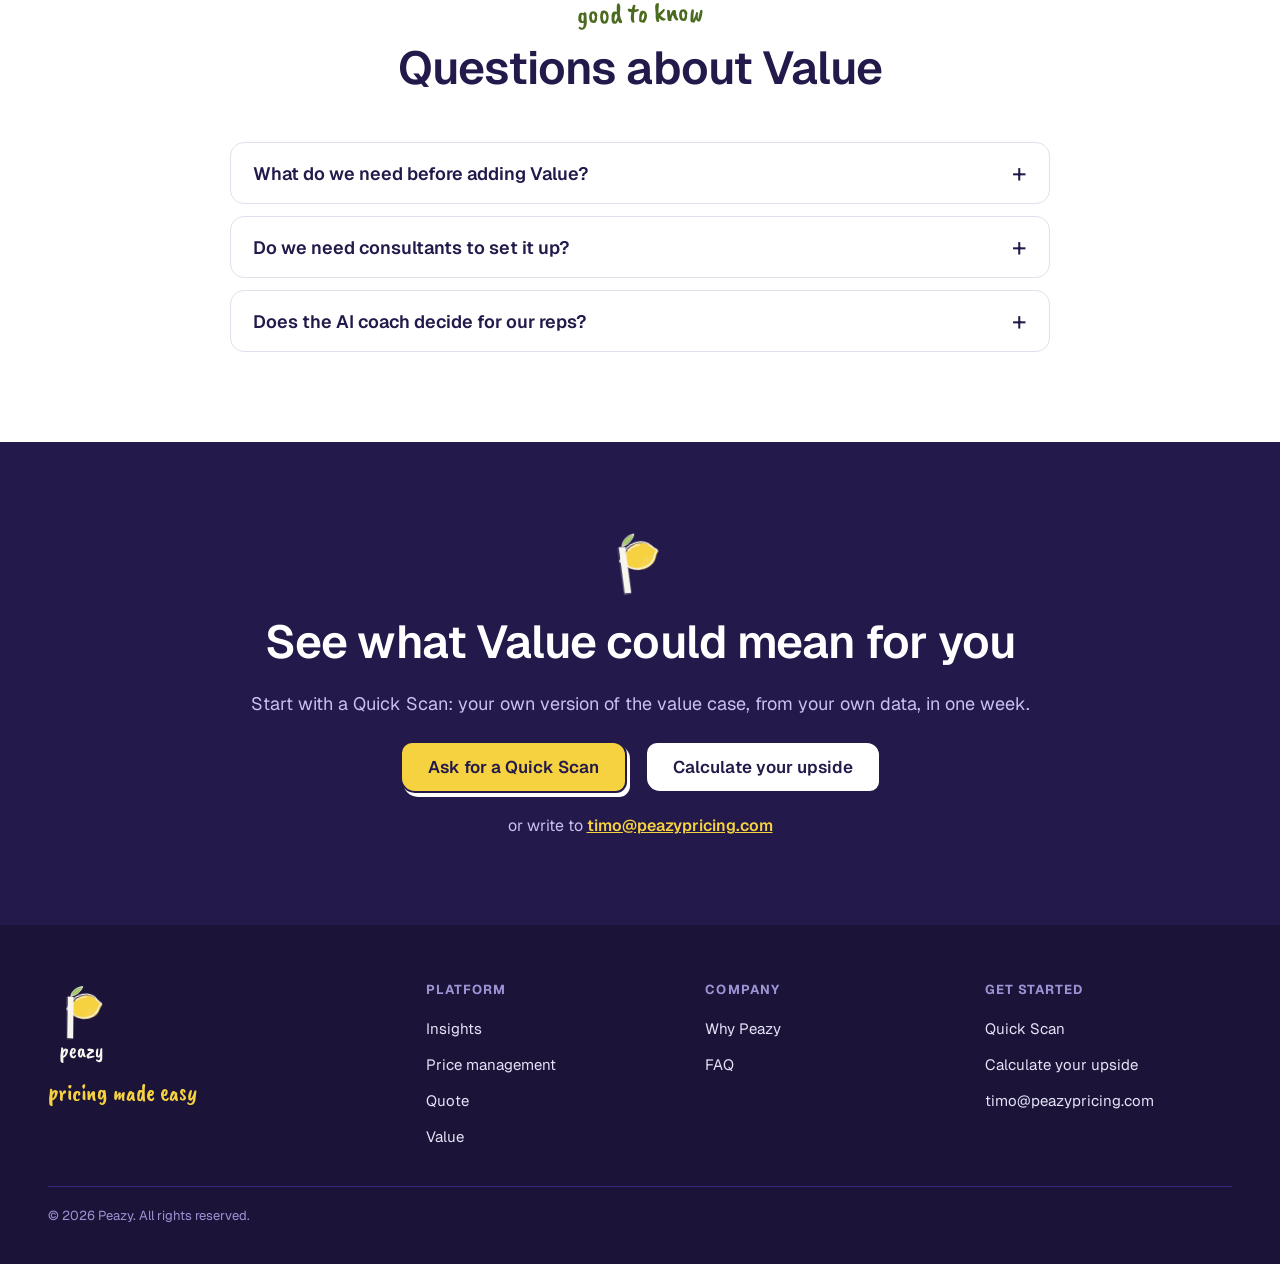
<file: value.html>
<!doctype html>
<html lang="en">
<head>
<meta charset="utf-8">
<meta name="viewport" content="width=device-width, initial-scale=1">
<title>Value · Peazy</title>
<meta name="description" content="Value: price on value, sell on value. Price and sell on what your offer is worth.">
<meta property="og:title" content="Value · Peazy">
<meta property="og:description" content="Value: price on value, sell on value. Price and sell on what your offer is worth.">
<link rel="icon" type="image/svg+xml" href="peazy-mark.svg">
<link rel="preconnect" href="https://fonts.googleapis.com">
<link rel="stylesheet" href="https://fonts.googleapis.com/css2?family=Caveat+Brush&amp;family=Geist:wght@400;500;600;700&amp;display=swap">
<link rel="stylesheet" href="site.css">
</head>
<body>
<svg width="0" height="0" style="position:absolute" aria-hidden="true" focusable="false"><defs>
<symbol id="i-bars" viewBox="0 0 24 24"><path d="M4 20 H20 M7 20 V13 M12 20 V7 M17 20 V10"/></symbol>
<symbol id="i-gear" viewBox="0 0 24 24"><circle cx="12" cy="12" r="3"/><path d="M12 3 V6 M12 18 V21 M3 12 H6 M18 12 H21 M5.6 5.6 L7.8 7.8 M16.2 16.2 L18.4 18.4 M5.6 18.4 L7.8 16.2 M16.2 7.8 L18.4 5.6"/></symbol>
<symbol id="i-send" viewBox="0 0 24 24"><path d="M4 4 L21 12 L4 20 L7 12 Z M7 12 H13"/></symbol>
<symbol id="i-bulb" viewBox="0 0 24 24"><path d="M9 17 C 9 14, 6 13, 6 9.5 A6 6 0 0 1 18 9.5 C 18 13, 15 14, 15 17 Z M10 21 H14"/></symbol>
<symbol id="i-search" viewBox="0 0 24 24"><circle cx="10.5" cy="10.5" r="6.5"/><path d="M15.5 15.5 L21 21"/></symbol>
<symbol id="i-alert" viewBox="0 0 24 24"><path d="M12 3.5 L21.5 20 H2.5 Z M12 10 V14.5 M12 17.3 V17.4"/></symbol>
<symbol id="i-chat" viewBox="0 0 24 24"><path d="M4 18.5 L5.2 15 A8 8 0 1 1 8.5 18.6 Z"/><path d="M8.5 11.5 C 9.5 10, 10.5 13, 12 11.5 S 14.5 13, 15.5 11.5"/></symbol>
<symbol id="i-badge" viewBox="0 0 24 24"><path d="M12 2.5 L14.3 4.4 L17.3 4.2 L18.1 7.1 L20.6 8.8 L19.5 11.6 L20.6 14.4 L18.1 16.1 L17.3 19 L14.3 18.8 L12 20.7 L9.7 18.8 L6.7 19 L5.9 16.1 L3.4 14.4 L4.5 11.6 L3.4 8.8 L5.9 7.1 L6.7 4.2 L9.7 4.4 Z"/><path d="M8.5 11.8 L11 14.2 L15.5 9.4"/></symbol>
<symbol id="i-trend" viewBox="0 0 24 24"><rect x="3.5" y="5" width="17" height="15" rx="2"/><path d="M8 3 V7 M16 3 V7 M7 16 L10.5 12.5 L13 14.5 L17 10.5"/></symbol>
<symbol id="i-db" viewBox="0 0 24 24"><ellipse cx="12" cy="6" rx="7" ry="3"/><path d="M5 6 V18 C 5 19.7, 8 21, 12 21 S 19 19.7, 19 18 V6 M5 12 C 5 13.7, 8 15, 12 15 S 19 13.7, 19 12"/></symbol>
<symbol id="i-lock" viewBox="0 0 24 24"><rect x="5" y="10.5" width="14" height="10" rx="2"/><path d="M8.5 10.5 V7.5 A3.5 3.5 0 0 1 15.5 7.5 V10.5 M12 14.5 V16.5"/></symbol>
<symbol id="i-star" viewBox="0 0 24 24"><path d="M12 3.5 L14.6 9 L20.5 9.7 L16.1 13.8 L17.3 19.7 L12 16.8 L6.7 19.7 L7.9 13.8 L3.5 9.7 L9.4 9 Z"/></symbol>
<symbol id="i-bolt" viewBox="0 0 24 24"><path d="M13 2.5 L5 13.5 H11.5 L10.5 21.5 L19 10 H12.5 Z"/></symbol>
<symbol id="i-people" viewBox="0 0 24 24"><circle cx="8" cy="8" r="3"/><circle cx="16.5" cy="9" r="2.5"/><path d="M2.5 20 C 3 15.5, 13 15.5, 13.5 20"/><path d="M14 15 C 17 14.3, 21.3 15.5, 21.5 19"/></symbol>
<symbol id="i-link" viewBox="0 0 24 24"><path d="M10 14 A4 4 0 0 0 15.7 14 L19 10.7 A4 4 0 0 0 13.3 5 L12 6.3 M14 10 A4 4 0 0 0 8.3 10 L5 13.3 A4 4 0 0 0 10.7 19 L12 17.7"/></symbol>
<symbol id="i-clock" viewBox="0 0 24 24"><circle cx="12" cy="12" r="8.5"/><path d="M12 7 V12 L15.5 14"/></symbol>
<symbol id="i-eye" viewBox="0 0 24 24"><path d="M2.5 12 C 6 5.5, 18 5.5, 21.5 12 C 18 18.5, 6 18.5, 2.5 12 Z"/><circle cx="12" cy="12" r="3"/></symbol>
</defs></svg>
<div class="pz-page">
<header>
<nav aria-label="Main" class="pz-nav">
<a href="index.html" class="pz-logo"><img src="peazy-mark.svg" alt=""><span class="hand">peazy</span></a>
<div class="pz-navlinks" id="pz-navlinks">
<div class="pz-dd"><button type="button" aria-expanded="false" aria-controls="pz-dd-panel">Platform</button>
<div class="pz-dd-panel" id="pz-dd-panel">
<a href="insights.html" class="a-insights"><span class="ic "><svg class="icon"><use href="#i-bars"/></svg></span><span><b>Insights</b><small>See where margin leaked, and act before it leaks again.</small></span></a>
<a href="price-management.html" class="a-pm"><span class="ic "><svg class="icon"><use href="#i-gear"/></svg></span><span><b>Price management</b><small>Keep every price right as costs and contracts change.</small></span></a>
<a href="quote.html" class="a-quote"><span class="ic "><svg class="icon"><use href="#i-send"/></svg></span><span><b>Quote</b><small>Help sales quote quickly and with confidence.</small></span></a>
<a href="value.html" class="a-value"><span class="ic "><svg class="icon"><use href="#i-bulb"/></svg></span><span><b>Value</b><small>Price and sell on what your offer is worth.</small></span></a>
<a href="index.html#platform" class="all"><span>Platform overview</span><span aria-hidden="true">→</span></a>
</div></div>
<a href="index.html#worth">What it's worth</a>
<a href="index.html#start">How you start</a>
<a href="index.html#why">Why Peazy</a>
<a href="index.html#faq">FAQ</a>
</div>
<div class="pz-nav-right">
<a href="index.html#calculator" class="pz-nav-cta"><span class="pz-cta-long">Calculate your upside</span><span class="pz-cta-short">Your upside</span></a>
<button type="button" class="pz-menu-btn" aria-label="Menu" aria-expanded="false" aria-controls="pz-navlinks"><svg width="22" height="18" viewBox="0 0 22 18" aria-hidden="true"><path d="M2 3 C 8 2, 14 4, 20 3 M2 9 C 8 10, 14 8, 20 9 M2 15 C 8 14, 14 16, 20 15" fill="none" stroke="currentColor" stroke-width="2.2" stroke-linecap="round"></path></svg></button>
</div>
</nav>
</header>

<section id="top" class="a-value">
<div class="wrap mhero">
<div class="mhero-text">
<p class="crumb"><a href="index.html#platform">Platform</a><span aria-hidden="true">/</span><span class="pill m">Add-on · Value</span></p>
<h1>Price on value, sell on <span class="hl">value.</span></h1>
<p class="hero-sub">Value is the advanced add-on for companies that want to move beyond cost-plus: price on what your offer is worth to the customer, and help sales defend it.</p>
<p class="for">FOR <span>Leaders</span><span>Sales</span></p>
<div class="ctas">
<a href="mailto:timo@peazypricing.com?subject=Peazy%20Value" class="btn btn-lemon">Talk to us about Value</a>
<a href="index.html#calculator" class="btn btn-ghost">Calculate your upside</a>
</div>
</div>
<div class="mhero-vis"><div class="glimpse"><div class="mock a-value" aria-hidden="true">
<div class="mock-h"><span>Value</span><i class="chipx" style="background:var(--leaf-pale);color:var(--green)">Value case</i></div>
<div class="vsk"><div><span class="sk"></span><span class="sk y"></span><span class="sk"></span></div><div><span class="sk"></span><span class="sk y"></span><span class="sk"></span></div><div><span class="sk"></span><span class="sk y"></span><span class="sk"></span></div>
<div class="vok"><svg class="icon"><use href="#i-badge"/></svg><span><i class="sk"></i><i class="sk"></i></span></div></div>
<div class="coach"><b><svg class="icon"><use href="#i-chat"/></svg></b><span class="hand">coach advises, rep decides</span></div>
</div></div><p class="cap" style="margin-top:14px">Simplified illustration, not actual product data.</p></div>
</div>
</section>

<section class="sec-grey a-value">
<div class="wrap">
<div class="head">
<p class="eyebrow">what you get</p>
<h2>Price on value, sell on value</h2>
</div>
<div class="g2">
<div class="card"><span class="ic "><svg class="icon"><use href="#i-star"/></svg></span><h3>Value-based pricing</h3><p>Set prices on what your offer is worth to each customer, not only on what it costs you.</p></div>
<div class="card"><span class="ic "><svg class="icon"><use href="#i-chat"/></svg></span><h3>AI sales coach</h3><p>Helps reps prepare and argue the value of your offer. The coach advises, the rep decides.</p></div>
<div class="card"><span class="ic "><svg class="icon"><use href="#i-bolt"/></svg></span><h3>AI-guided setup</h3><p>Build your value model step by step with AI guidance. No consulting project needed.</p></div>
<div class="card"><span class="ic "><svg class="icon"><use href="#i-people"/></svg></span><h3>Partners if you want them</h3><p>Certified partners can support you, but they are optional.</p></div>
</div>
</div>
</section>

<section class="sec-ink">
<div class="wrap">
<div class="head">
<p class="eyebrow">sound familiar?</p>
<h2>The questions Value answers</h2>
</div>
<ul class="qs"><li>“What is our offer really worth to this customer?”</li><li>“How do we defend our price in a negotiation?”</li><li>“How do we move beyond cost-plus?”</li><li>“Can we do this without a consulting project?”</li></ul>
</div>
</section>

<section class="sec-white a-value">
<div class="wrap">
<div class="split">
<div>
<div class="head" style="margin-bottom:28px">
<p class="eyebrow">what changes</p>
<h2>What it means for your business</h2>
</div>
<ul class="ticks"><li>Prices reflect the value you deliver, not just your costs.</li><li>Sales talks about value instead of giving discounts.</li><li>You capture the money that is left on the table today.</li></ul>
</div>
<div class="startbox"><small>What you need to start</small><b>Price management + Quote</b><p>Value sits on top of both. Add it when you are ready. Certified partners are available if you want extra support.</p></div>
</div>
<div class="proof" style="margin-top:32px"><strong>up to +4 pt</strong><p>of price is what value-based pricing can add on top. Indicative, based on our illustrative example.</p></div>
</div>
</section>

<section class="sec-grey">
<div class="wrap">
<div class="head">
<p class="eyebrow">part of one platform</p>
<h2>Where Value fits</h2>
<p class="lede">Every module runs on the same core: your price data in one place, connected to your ERP. Start with one, add the others when you're ready.</p>
</div>
<div class="path"><a href="insights.html" class="a-insights"><small>Module 1</small>Insights</a><a href="price-management.html" class="a-pm"><small>Module 2</small>Price management</a><a href="quote.html" class="a-quote"><small>Module 3</small>Quote</a><a href="value.html" class="a-value cur" aria-current="page"><small>Add-on</small>Value</a></div>
<a class="nextmod a-insights" href="insights.html" style="margin-top:28px"><span><small>Not there yet? Start by seeing where margin leaks.</small><b>Insights: from looking back to acting first</b></span><span class="link-arrow">Explore Insights</span></a>
</div>
</section>

<section id="faq" class="sec-white">
<div class="wrap">
<div class="head c">
<p class="eyebrow">good to know</p>
<h2>Questions about Value</h2>
</div>
<div class="faq">
<details><summary>What do we need before adding Value?</summary><p>Price management and Quote. Value is an add-on that sits on top of both.</p></details>
<details><summary>Do we need consultants to set it up?</summary><p>No. The setup is AI-guided. Certified partners are available if you want extra support.</p></details>
<details><summary>Does the AI coach decide for our reps?</summary><p>No. The coach advises, the rep decides. AI never changes prices on its own.</p></details>
</div>
</div>
</section>

<section id="contact" class="sec-ink">
<div class="wrap band">
<img src="peazy-mark-reversed.svg" alt="">
<h2>See what Value could mean for you</h2>
<p class="lede">Start with a Quick Scan: your own version of the value case, from your own data, in one week.</p>
<div class="ctas" style="justify-content:center">
<a href="mailto:timo@peazypricing.com?subject=Quick%20Scan" class="btn btn-lemon">Ask for a Quick Scan</a>
<a href="index.html#calculator" class="btn btn-ghost">Calculate your upside</a>
</div>
<p class="alt">or write to <a href="mailto:timo@peazypricing.com">timo@peazypricing.com</a></p>
</div>
</section>
<footer>
<div class="foot">
<div class="foot-brand"><img src="peazy-lockup-reversed.svg" alt="Peazy"><p class="hand">pricing made easy</p></div>
<div><h4>Platform</h4><nav aria-label="Platform"><a href="insights.html">Insights</a><a href="price-management.html">Price management</a><a href="quote.html">Quote</a><a href="value.html">Value</a></nav></div>
<div><h4>Company</h4><nav aria-label="Company"><a href="index.html#why">Why Peazy</a><a href="index.html#faq">FAQ</a></nav></div>
<div><h4>Get started</h4><nav aria-label="Get started"><a href="index.html#start">Quick Scan</a><a href="index.html#calculator">Calculate your upside</a><a href="mailto:timo@peazypricing.com">timo@peazypricing.com</a></nav></div>
<small>© 2026 Peazy. All rights reserved.</small>
</div>
</footer>
</div>
<script src="site.js"></script>
</body>
</html>
</file>
<file: site.css>
:root{--ink:#23194A;--text:#1C1930;--muted:#4F4A66;--soft:#6B6782;--line:#E2E0EA;--bg:#F7F7FA;--lemon:#F6D140;--lemon-pale:#FFF4C2;--cream:#FFFBE8;--purple:#5444AC;--lilac:#EEEBFA;--leaf:#7AA23C;--leaf-pale:#EAF3DC;--green:#4A6B1F;--teal:#0B6E5F;--red:#B4183E;--accent:#23194A;--accent-pale:#E4E2EE}
html{scroll-behavior:smooth}
@media (prefers-reduced-motion: reduce){html{scroll-behavior:auto}}
body{margin:0;background:#FFFFFF;font-family:Geist,system-ui,-apple-system,'Segoe UI',sans-serif;color:var(--text)}
h1,h2,h3,p,ul{margin:0}
ul{list-style:none;padding:0}
a{color:var(--purple)}a:hover{color:#32286B}
a:focus-visible,button:focus-visible,summary:focus-visible{outline:2px solid #6C5BC7;outline-offset:3px;border-radius:6px}
section[id]{scroll-margin-top:90px}
.pz-page{overflow-x:clip}
.hand{font-family:'Caveat Brush','Segoe Print',cursive;font-weight:400;letter-spacing:0}
.wrap{max-width:1200px;margin:0 auto;padding:clamp(56px,7vw,104px) clamp(20px,4vw,48px)}
.sec-grey{background:var(--bg);border-top:1px solid var(--line)}
.sec-white{background:#FFFFFF;border-top:1px solid var(--line)}
.sec-ink{background:var(--ink);color:#FFFFFF}
.head{display:flex;flex-direction:column;gap:16px;max-width:820px;margin-bottom:48px}
.head.c{margin-left:auto;margin-right:auto;text-align:center;align-items:center}
.eyebrow{font-family:'Caveat Brush','Segoe Print',cursive;font-size:28px;line-height:1;color:var(--green);transform:rotate(-1.5deg)}
.sec-ink .eyebrow{color:var(--lemon)}
h2{font-size:clamp(30px,3.6vw,46px);line-height:1.1;font-weight:600;letter-spacing:-0.02em;color:var(--ink)}
.sec-ink h2{color:#FFFFFF}
.lede{font-size:18px;line-height:1.6;color:var(--muted)}
.sec-ink .lede{color:#C9C1F0}
.cap{font-size:13px;line-height:1.5;color:var(--soft)}
.icon{width:24px;height:24px;fill:none;stroke:currentColor;stroke-width:2;stroke-linecap:round;stroke-linejoin:round;flex:none}
.ic{width:48px;height:48px;border-radius:50%;border:2px solid var(--ink);display:inline-flex;align-items:center;justify-content:center;color:var(--ink);background:var(--accent-pale);flex:none}
.pill{display:inline-flex;align-items:center;padding:4px 11px;border-radius:999px;font-size:12px;font-weight:700;letter-spacing:0.06em;text-transform:uppercase;white-space:nowrap;background:var(--ink);color:var(--lemon)}
.btn{display:inline-flex;align-items:center;justify-content:center;min-height:52px;padding:0 26px;border-radius:12px 14px 11px 15px;font-size:17px;font-weight:600;text-decoration:none;border:2px solid var(--ink);box-sizing:border-box}
.btn-lemon{background:var(--lemon);color:var(--ink);box-shadow:3px 4px 0 var(--ink)}
.btn-lemon:hover{color:var(--ink)}
.btn-ghost{background:#FFFFFF;color:var(--ink)}
.btn-ghost:hover{color:var(--ink);background:var(--bg)}
.sec-ink .btn-lemon{box-shadow:3px 4px 0 #FFFFFF}
.link-arrow{display:inline-flex;align-items:center;gap:6px;font-size:16px;font-weight:600;text-decoration:none}
.link-arrow::after{content:"→"}
.ctas{display:flex;flex-wrap:wrap;align-items:center;gap:14px 18px}
.hl{font-family:'Caveat Brush','Segoe Print',cursive;font-weight:400;font-size:1.16em;letter-spacing:0;line-height:1.05;padding:0 6px;white-space:nowrap;background:url("data:image/svg+xml,%3Csvg xmlns='http://www.w3.org/2000/svg' viewBox='0 0 200 44' preserveAspectRatio='none'%3E%3Cpath d='M4 16 C 40 8, 120 5, 196 10 C 199 20, 197 30, 194 37 C 130 41, 60 43, 6 39 C 2 31, 1 24, 4 16 Z' fill='%23F6D140'/%3E%3C/svg%3E") no-repeat left bottom 0.04em / 100% 0.6em}

/* module accents */
.a-insights{--accent:#5444AC;--accent-pale:#EEEBFA}
.a-pm{--accent:#23194A;--accent-pale:#E4E2EE}
.a-quote{--accent:#F6D140;--accent-pale:#FFF4C2}
.a-value{--accent:#7AA23C;--accent-pale:#EAF3DC}

/* nav */
header{position:sticky;top:0;z-index:20;border-bottom:1px solid var(--line);background:rgba(255,255,255,.96);backdrop-filter:blur(6px)}
.pz-nav{position:relative;max-width:1200px;margin:0 auto;padding:14px clamp(20px,4vw,48px);display:flex;align-items:center;justify-content:space-between;gap:24px}
.pz-logo{display:flex;align-items:center;gap:10px;text-decoration:none;color:var(--ink)}
.pz-logo img{height:40px;width:auto;display:block}
.pz-logo span{font-size:36px;line-height:1;color:var(--ink)}
.pz-navlinks{display:flex;align-items:center;gap:28px;font-size:15px;font-weight:500}
.pz-navlinks > a,.pz-dd > button{color:#33304A;text-decoration:none;background:none;border:0;padding:0;font:inherit;font-weight:500;cursor:pointer;display:inline-flex;align-items:center;gap:6px;min-height:44px}
.pz-dd{position:relative}
.pz-dd > button::after{content:"";width:7px;height:7px;border-right:2px solid currentColor;border-bottom:2px solid currentColor;transform:rotate(45deg) translateY(-2px)}
.pz-dd-panel{display:none;position:absolute;top:100%;left:-24px;width:560px;padding:14px;background:#FFFFFF;border:2px solid var(--ink);border-radius:16px 14px 18px 12px;box-shadow:6px 7px 0 var(--lemon);grid-template-columns:1fr 1fr;gap:6px}
.pz-dd.open .pz-dd-panel{display:grid}
.pz-dd-panel a{display:flex;gap:12px;align-items:flex-start;padding:12px;border-radius:10px;text-decoration:none;color:var(--text)}
.pz-dd-panel a:hover{background:var(--bg)}
.pz-dd-panel .ic{width:40px;height:40px}
.pz-dd-panel .ic .icon{width:20px;height:20px}
.pz-dd-panel b{display:block;font-size:16px;font-weight:600;color:var(--ink)}
.pz-dd-panel small{display:block;font-size:13px;line-height:1.4;color:var(--muted);font-weight:400}
.pz-dd-panel a.all{grid-column:1 / -1;align-items:center;justify-content:space-between;background:var(--bg);font-weight:600;font-size:14px;color:var(--ink)}
.pz-nav-right{display:flex;align-items:center;gap:8px}
.pz-nav-cta{display:inline-flex;align-items:center;min-height:44px;padding:0 20px;border-radius:10px;background:var(--ink);color:#FFFFFF;font-size:15px;font-weight:600;text-decoration:none}
.pz-nav-cta:hover{color:#FFFFFF}
.pz-cta-short,.pz-menu-btn{display:none}
.pz-menu-btn{width:44px;height:44px;padding:0;border:2px solid var(--ink);border-radius:12px 14px 11px 15px;background:#FFFFFF;color:var(--ink);cursor:pointer;align-items:center;justify-content:center}

/* hero */
.hero-c{text-align:center;display:flex;flex-direction:column;align-items:center;gap:24px;padding-bottom:0}
.hero-c h1,.mhero h1{font-size:clamp(40px,5.4vw,68px);line-height:1.05;font-weight:600;letter-spacing:-0.025em;color:var(--ink);max-width:900px}
.hero-sub{font-size:clamp(17px,1.5vw,20px);line-height:1.55;color:var(--muted);max-width:640px}
.hero-c .ctas{justify-content:center}
.trust{display:flex;flex-wrap:wrap;justify-content:center;gap:10px 28px;font-size:14px;font-weight:500;color:var(--muted)}
.trust span{display:inline-flex;align-items:center;gap:8px}
.trust span::before{content:"";width:8px;height:8px;border-radius:50%;background:var(--lemon);border:1.5px solid var(--ink)}
.stage{width:100%;margin-top:20px;padding:18px 18px 0;box-sizing:border-box;background:var(--bg);border:2px solid var(--ink);border-bottom:0;border-radius:20px 20px 0 0;box-shadow:8px 0 0 var(--lemon);text-align:left}
.stage-bar{display:flex;gap:6px;margin-bottom:14px}
.stage-bar i{width:11px;height:11px;border-radius:50%;background:#CFCBDD}
.stage-grid{display:grid;grid-template-columns:repeat(3,minmax(0,1fr));gap:14px}
.stage-grid .mock{border-bottom:0;border-radius:12px 12px 0 0;padding-bottom:26px}

/* abstract product glimpses */
.mock{background:#FFFFFF;border:1.5px solid var(--line);border-radius:12px;padding:16px;display:flex;flex-direction:column;gap:12px;min-width:0}
.mock-h{display:flex;align-items:center;justify-content:space-between;gap:8px;font-size:13px;font-weight:700;color:var(--ink)}
.mock-h span{display:inline-flex;align-items:center;gap:6px}
.mock-h span::before{content:"";width:9px;height:9px;border-radius:50%;background:var(--accent);border:1.5px solid var(--ink)}
.chipx{font-style:normal;display:inline-flex;align-items:center;gap:6px;padding:3px 9px;border-radius:999px;font-size:12px;font-weight:600;white-space:nowrap}
.ok{background:#DDF4EF;color:var(--teal)}.warn{background:#FDE4EA;color:#8C1230}.info{background:var(--lilac);color:var(--purple)}.lem{background:var(--lemon-pale);color:var(--ink)}
.sk{display:block;height:10px;border-radius:999px;background:#E4E2EC}
.bars{display:flex;align-items:flex-end;gap:8px;height:96px;padding-top:4px;border-bottom:1.5px solid #CFCBDD}
.bars i{flex:1;border-radius:5px 5px 0 0;background:var(--ink)}
.bars i.dn{background:#F1A5B7}
.bars i.up{background:#9BD3C7}
.bars i.end{background:var(--lemon);border:1.5px solid var(--ink);border-bottom:0}
.rows{display:flex;flex-direction:column}
.rows div{display:flex;align-items:center;gap:10px;padding:9px 0;border-top:1px solid #EFEEF4}
.rows div:first-child{border-top:0}
.rows .sk{flex:1}
.mock-f{padding:9px 12px;border-radius:9px;font-size:13px;font-weight:700}
.glimpse{padding:20px;background:var(--bg);border:2px solid var(--ink);border-radius:18px 14px 20px 16px;box-shadow:8px 10px 0 var(--accent)}
.glimpse .mock{border-color:#D6D3E2}
.vsk{display:flex;flex-direction:column;gap:12px}
.vsk > div{display:grid;grid-template-columns:56px 1fr 44px;gap:12px}
.vsk .sk.y{background:var(--lemon-pale)}
.vsk .vok{grid-template-columns:auto 1fr;align-items:center;padding:12px 14px;border:1.5px solid var(--leaf);border-radius:10px;background:var(--leaf-pale);color:var(--green)}
.vsk .vok span{display:flex;flex-direction:column;gap:7px}
.vsk .vok .sk{background:var(--leaf);width:70%}.vsk .vok .sk+.sk{background:#A9C97B;width:45%}
.coach{display:flex;align-items:center;gap:12px}
.coach b{width:54px;height:54px;border-radius:50%;background:var(--leaf);border:2px solid var(--ink);box-shadow:0 4px 0 var(--ink);display:flex;align-items:center;justify-content:center;color:var(--ink);flex:none}
.coach .hand{font-size:22px;line-height:1.05;color:var(--purple)}

/* grids & cards */
.g3{display:grid;grid-template-columns:repeat(3,minmax(0,1fr));gap:24px}
.g2{display:grid;grid-template-columns:repeat(2,minmax(0,1fr));gap:24px}
.g4{display:grid;grid-template-columns:repeat(4,minmax(0,1fr));gap:22px}
.card{display:flex;flex-direction:column;gap:12px;padding:28px;border-radius:16px;background:#FFFFFF;border:1px solid var(--line)}
.sec-white .card{background:var(--bg)}
.card h3{font-size:20px;line-height:1.25;font-weight:600;color:var(--ink)}
.card p{font-size:16px;line-height:1.6;color:var(--muted)}
.pillar{gap:14px}
.pillar .num{font-family:'Caveat Brush',cursive;font-size:44px;line-height:1;color:var(--ink);width:64px;height:56px;display:flex;align-items:center;justify-content:center;background:var(--lemon);border-radius:48% 52% 46% 54% / 55% 48% 52% 45%}
.split{display:flex;flex-wrap:wrap;align-items:center;gap:40px 64px}
.split > *{flex:1 1 400px;min-width:0}

/* module cards (overview) */
.modcard{position:relative;display:flex;flex-direction:column;gap:14px;padding:26px 26px 28px;background:#FFFFFF;border:2px solid var(--ink);border-top:10px solid var(--accent);border-radius:16px 18px 14px 17px;text-decoration:none;color:var(--text);box-shadow:5px 6px 0 var(--line);transition:transform .15s,box-shadow .15s}
.modcard:hover{color:var(--text);transform:translateY(-3px);box-shadow:5px 9px 0 var(--lemon)}
.modcard-top{display:flex;align-items:center;gap:14px;flex-wrap:wrap}
.modcard h3{font-size:24px;line-height:1.15;font-weight:600;color:var(--ink)}
.modcard .tag{font-size:17px;font-weight:600;color:var(--ink)}
.modcard p{font-size:16px;line-height:1.55;color:var(--muted)}
.modcard ul{display:flex;flex-direction:column;gap:8px;font-size:15px;line-height:1.4;color:var(--text)}
.modcard li,.ticks li{display:flex;gap:10px;align-items:flex-start}
.modcard li::before,.ticks li::before{content:"";flex:none;width:18px;height:16px;margin-top:2px;background:url("data:image/svg+xml,%3Csvg xmlns='http://www.w3.org/2000/svg' viewBox='0 0 28 24'%3E%3Cpath d='M3 12 C 6 14, 8 17, 10 20 C 14 12, 19 6, 25 2' fill='none' stroke='%230B6E5F' stroke-width='3.4' stroke-linecap='round' stroke-linejoin='round'/%3E%3C/svg%3E") center / contain no-repeat}
.modcard .link-arrow{margin-top:auto;padding-top:6px;color:var(--purple)}
.modcard .for{font-size:13px;color:var(--soft)}
.core{margin-top:24px;display:flex;flex-wrap:wrap;align-items:center;gap:10px 14px;padding:16px 22px;background:var(--ink);border-radius:16px 14px 18px 12px;color:#FFFFFF}
.core .hand{font-size:24px;color:var(--lemon);margin-right:6px}
.core p{flex:1 1 320px;font-size:16px;line-height:1.5;color:#E6E2F8}

/* worth */
#worth{background:var(--lemon)}
.worth-top{display:flex;flex-wrap:wrap;align-items:flex-end;justify-content:space-between;gap:24px 48px;margin-bottom:40px}
.worth-top .head{margin-bottom:0;flex:1 1 460px}
.worth-top .bigstat{flex:none}
.worth-top .eyebrow{color:var(--ink)}
.bigstat{font-size:clamp(52px,6.4vw,84px);line-height:0.95;font-weight:700;letter-spacing:-0.03em;color:var(--ink)}
.bigstat small{display:block;font-size:17px;line-height:1.35;letter-spacing:0;font-weight:600;margin-top:10px}
.stat{display:flex;flex-direction:column;gap:8px;padding:24px;border-radius:14px;background:var(--cream);box-shadow:0 8px 18px rgba(35,25,74,.14);color:var(--ink)}
.stat strong{font-size:clamp(28px,3vw,38px);line-height:1.1;font-weight:700}
.stat b{font-size:17px}
.stat p{font-size:15px;line-height:1.5;color:var(--muted)}
.statsplit{display:flex;flex-direction:column;gap:12px;font-size:15px;line-height:1.45;color:var(--muted)}
.statsplit li{display:flex;flex-direction:column;gap:5px;align-items:flex-start}
.statsplit b{font-size:15px;color:var(--ink)}
.stat .pills{display:flex;flex-wrap:wrap;gap:6px;margin-top:auto;padding-top:8px}
.worth-foot{display:flex;flex-wrap:wrap;align-items:center;justify-content:space-between;gap:20px;margin-top:32px}
.worth-foot .cap{color:#4A3F12;max-width:620px}
.btn-ink{background:var(--ink);color:#FFFFFF;box-shadow:3px 4px 0 #FFFFFF}
.btn-ink:hover{color:#FFFFFF}

/* steps */
.steps{counter-reset:s}
.step{position:relative;padding-top:8px}
.step .num{font-family:'Caveat Brush',cursive;font-size:44px;line-height:1;color:var(--ink);width:64px;height:56px;display:flex;align-items:center;justify-content:center;background:var(--lemon);border-radius:48% 52% 46% 54% / 55% 48% 52% 45%;margin-bottom:6px}
.dchips{display:flex;flex-wrap:wrap;gap:8px}
.dchips span{padding:5px 12px;border:1.5px dashed var(--soft);border-radius:999px;background:#FFFFFF;font-size:14px;font-weight:600;color:var(--ink)}

/* dark card */
.card.d{background:var(--ink);border-color:var(--ink)}
.card.d p{color:#FFFFFF;font-weight:600;font-size:17px;line-height:1.45}
.card.d .ic{background:var(--lemon)}
.card.d .hand{font-size:26px;color:var(--lemon);margin-top:auto}

/* team */
.team{display:grid;grid-template-columns:auto auto 1fr;gap:20px 28px;align-items:center}
.person{display:flex;align-items:center;gap:14px;padding:16px 22px 16px 16px;background:#FFFFFF;border:2px solid var(--ink);border-radius:16px}
.person .hand{font-size:34px;line-height:1;color:var(--ink);width:64px;height:64px;border-radius:50%;background:var(--lemon);border:2px solid var(--ink);display:flex;align-items:center;justify-content:center}
.person b{display:block;font-size:18px;color:var(--ink)}
.person small{font-size:14px;color:var(--muted)}
.launch{background:var(--ink);color:#FFFFFF;border-radius:16px;padding:20px 24px;display:flex;flex-direction:column;gap:8px}
.launch p{font-size:18px;line-height:1.35;font-weight:600}
.launch a{color:var(--lemon);font-weight:600;font-size:15px}

/* faq */
.faq{max-width:820px;margin:0 auto;display:flex;flex-direction:column;gap:12px}
.faq details{background:#FFFFFF;border:1.5px solid var(--line);border-radius:14px;padding:0 22px}
.faq details[open]{border-color:var(--ink)}
.faq summary{display:flex;align-items:center;justify-content:space-between;gap:16px;min-height:60px;font-size:18px;font-weight:600;color:var(--ink);cursor:pointer;list-style:none}
.faq summary::-webkit-details-marker{display:none}
.faq summary::after{content:"+";font-size:26px;font-weight:400;line-height:1;flex:none}
.faq details[open] summary::after{content:"–"}
.faq p{padding:0 0 20px;font-size:16px;line-height:1.6;color:var(--muted);max-width:680px}

/* cta band */
.band{display:flex;flex-direction:column;align-items:center;text-align:center;gap:22px}
.band h2{max-width:760px}
.band img{height:64px;width:auto;transform:rotate(-8deg)}
.band .alt{color:#C9C1F0;font-size:16px}
.band .alt a{color:var(--lemon);font-weight:600}

/* module pages */
.crumb{display:flex;flex-wrap:wrap;align-items:center;gap:10px;font-size:14px;color:var(--soft)}
.crumb a{color:var(--soft);text-decoration:none}
.mhero{display:flex;flex-wrap:wrap;align-items:center;gap:40px 64px}
.mhero-text{flex:1 1 440px;min-width:0;display:flex;flex-direction:column;gap:22px;align-items:flex-start}
.mhero h1{font-size:clamp(38px,4.8vw,60px)}
.mhero-vis{flex:1 1 400px;min-width:0}
.pill.m{background:var(--accent);color:#FFFFFF}
.a-quote .pill.m,.a-value .pill.m{color:var(--ink)}
.for{display:flex;flex-wrap:wrap;align-items:center;gap:8px;font-size:13px;font-weight:700;letter-spacing:0.08em;color:var(--soft)}
.for span{padding:4px 12px;border-radius:999px;font-size:14px;font-weight:600;letter-spacing:0;color:var(--ink);background:var(--accent-pale)}
.qs{display:grid;grid-template-columns:repeat(2,minmax(0,1fr));gap:18px}
.qs li{padding:22px 24px;border:1.5px solid #4A3F86;border-radius:16px 12px 18px 14px;font-family:'Caveat Brush',cursive;font-size:26px;line-height:1.15;color:var(--lemon)}
.ticks{display:flex;flex-direction:column;gap:12px;font-size:17px;line-height:1.45;color:var(--text)}
.startbox{padding:28px;border-radius:16px;background:var(--accent-pale);border-left:8px solid var(--accent);display:flex;flex-direction:column;gap:10px}
.startbox small{font-size:12px;font-weight:700;letter-spacing:0.08em;text-transform:uppercase;color:var(--ink)}
.startbox b{font-size:22px;line-height:1.25;color:var(--ink)}
.startbox p{font-size:16px;line-height:1.55;color:var(--muted)}
.path{display:grid;grid-template-columns:repeat(4,minmax(0,1fr));gap:10px}
.path a{display:flex;flex-direction:column;gap:4px;padding:14px 16px;border:1.5px solid var(--line);border-top:6px solid var(--accent);border-radius:12px;background:#FFFFFF;text-decoration:none;color:var(--ink);font-weight:600;font-size:16px}
.path a small{font-size:13px;font-weight:400;color:var(--muted)}
.path a.cur{border-color:var(--ink);border-top-color:var(--accent);box-shadow:4px 5px 0 var(--lemon)}
.proof{display:flex;flex-wrap:wrap;align-items:center;gap:16px 32px;padding:26px 30px;border-radius:16px;background:var(--lemon)}
.proof strong{font-size:clamp(34px,4vw,48px);line-height:1;font-weight:700;color:var(--ink);white-space:nowrap}
.proof p{flex:1 1 320px;font-size:17px;line-height:1.5;color:var(--ink)}
.nextmod{display:flex;flex-wrap:wrap;align-items:center;justify-content:space-between;gap:16px;padding:24px 28px;border:2px solid var(--ink);border-radius:16px;background:#FFFFFF;text-decoration:none;color:var(--ink);box-shadow:5px 6px 0 var(--accent)}
.nextmod small{display:block;font-size:14px;color:var(--soft)}
.nextmod b{font-size:22px}

/* footer */
footer{background:#1B1438;color:#C9C1F0}
.foot{max-width:1200px;margin:0 auto;padding:56px clamp(20px,4vw,48px) 40px;display:grid;grid-template-columns:1.4fr 1fr 1fr 1fr;gap:32px}
.foot-brand img{height:84px;width:auto;display:block}
.foot-brand p{margin-top:12px;font-size:24px;color:var(--lemon)}
.foot h4{margin:0 0 12px;font-size:13px;letter-spacing:0.08em;text-transform:uppercase;color:#9D93D4}
.foot nav{display:flex;flex-direction:column;font-size:15px}
.foot nav a{color:#E6E2F8;text-decoration:none;min-height:36px;display:inline-flex;align-items:center}
.foot small{grid-column:1 / -1;font-size:13px;color:#9D93D4;padding-top:20px;border-top:1px solid #34297A}

@media (max-width: 1080px){
.pz-menu-btn{display:inline-flex}
.pz-navlinks{display:none}
.pz-nav.pz-nav-open .pz-navlinks{display:flex;position:absolute;top:100%;left:0;right:0;flex-direction:column;align-items:stretch;gap:0;padding:8px 20px 16px;background:#FFFFFF;border-bottom:1px solid var(--line);box-shadow:0 12px 24px rgba(35,25,74,.08);max-height:calc(100vh - 80px);overflow:auto}
.pz-nav.pz-nav-open .pz-navlinks > a{min-height:48px;font-size:17px;border-top:1px dashed var(--line)}
.pz-dd > button{min-height:48px;font-size:13px;letter-spacing:0.08em;text-transform:uppercase;color:var(--soft);cursor:default}
.pz-dd > button::after{display:none}
.pz-dd-panel{display:grid;position:static;width:auto;border:0;box-shadow:none;padding:0 0 8px;grid-template-columns:1fr 1fr}
.g4{grid-template-columns:repeat(2,minmax(0,1fr))}
.team{grid-template-columns:1fr 1fr}
.launch{grid-column:1 / -1}
.foot{grid-template-columns:1fr 1fr 1fr}
.foot-brand{grid-column:1 / -1}
}
@media (max-width: 820px){
.g3{grid-template-columns:1fr}
.stage-grid{grid-template-columns:1fr}
.stage-grid .mock:nth-child(n+2){display:none}
.path{grid-template-columns:repeat(2,minmax(0,1fr))}
}
@media (max-width: 640px){
.pz-nav{padding:10px 16px;gap:12px}
.pz-logo img{height:36px}.pz-logo span{font-size:32px}
.pz-nav-cta{padding:0 14px;font-size:14px}
.pz-dd-panel{grid-template-columns:1fr}
.head{margin-bottom:32px}
.g2,.g4,.qs{grid-template-columns:1fr}
.card,.modcard{padding:22px}
.btn{width:100%}
.hero-c .ctas,.mhero .ctas,.band .ctas{width:100%}
.team{grid-template-columns:1fr}
.qs li{font-size:23px;padding:18px 20px}
.foot{grid-template-columns:1fr 1fr}
.glimpse{padding:14px}
}
@media (max-width: 400px){.pz-cta-long{display:none}.pz-cta-short{display:inline}}
</file>
